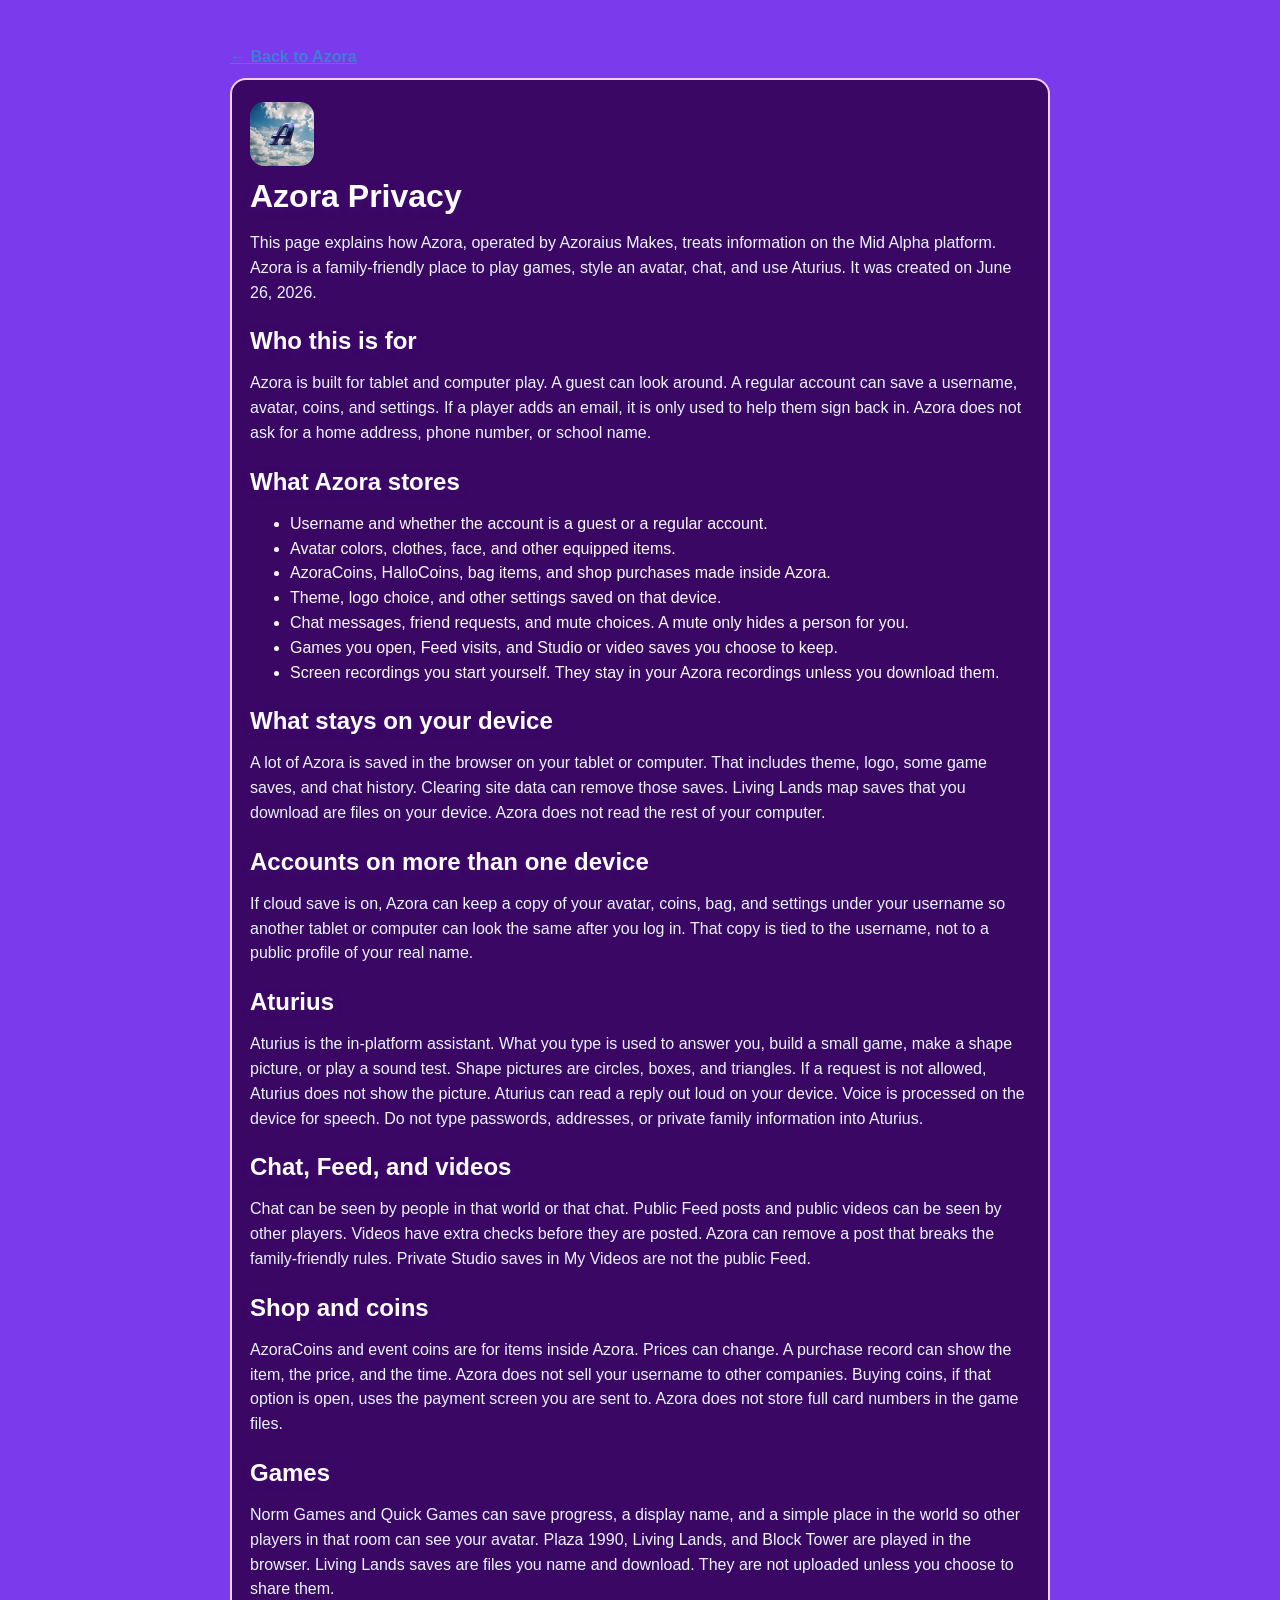
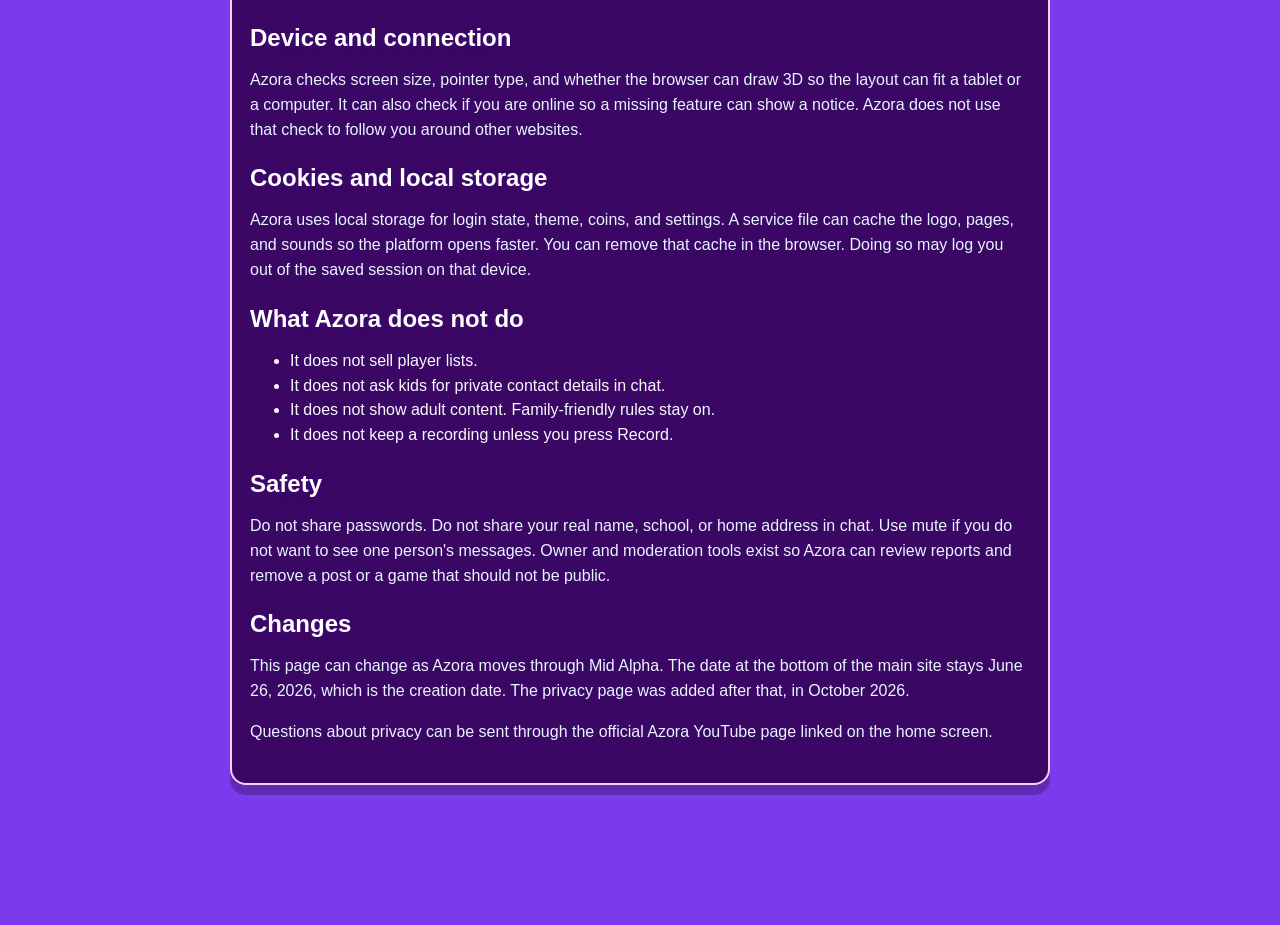
<file: privacy.html>
<!DOCTYPE html>
<html lang="en">
<head>
    <meta charset="UTF-8">
    <meta name="viewport" content="width=device-width, initial-scale=1.0">
    <title>Azora Privacy</title>
    <link rel="stylesheet" href="style.css?v=73.18">
    <style>
        body { margin: 0; background: linear-gradient(180deg, #c4b5fd, #5b21b6 40%, #2e1065); color: #fff; font-family: "Segoe UI", Arial, sans-serif; }
        .privacy-wrap { max-width: 820px; margin: 0 auto; padding: 28px 18px 60px; }
        .privacy-card { background: #3b0764; border: 2px solid #f5d0fe; border-radius: 16px; padding: 22px 18px; box-shadow: 0 10px 0 rgba(0,0,0,0.25); }
        h1 { margin: 8px 0 6px; }
        h2 { margin: 22px 0 8px; color: #f5d0fe; }
        p, li { line-height: 1.55; color: #f8fafc; }
        a { color: #fde68a; }
        .back { display: inline-block; margin-bottom: 12px; color: #fff; font-weight: 700; }
    </style>
</head>
<body>
    <div class="privacy-wrap">
        <a class="back" href="index.html">← Back to Azora</a>
        <div class="privacy-card">
            <img src="logo.png" alt="Azora" width="64" height="64">
            <h1>Azora Privacy</h1>
            <p>This page explains how Azora, operated by Azoraius Makes, treats information on the Mid Alpha platform. Azora is a family-friendly place to play games, style an avatar, chat, and use Aturius. It was created on June 26, 2026.</p>

            <h2>Who this is for</h2>
            <p>Azora is built for tablet and computer play. A guest can look around. A regular account can save a username, avatar, coins, and settings. If a player adds an email, it is only used to help them sign back in. Azora does not ask for a home address, phone number, or school name.</p>

            <h2>What Azora stores</h2>
            <ul>
                <li>Username and whether the account is a guest or a regular account.</li>
                <li>Avatar colors, clothes, face, and other equipped items.</li>
                <li>AzoraCoins, HalloCoins, bag items, and shop purchases made inside Azora.</li>
                <li>Theme, logo choice, and other settings saved on that device.</li>
                <li>Chat messages, friend requests, and mute choices. A mute only hides a person for you.</li>
                <li>Games you open, Feed visits, and Studio or video saves you choose to keep.</li>
                <li>Screen recordings you start yourself. They stay in your Azora recordings unless you download them.</li>
            </ul>

            <h2>What stays on your device</h2>
            <p>A lot of Azora is saved in the browser on your tablet or computer. That includes theme, logo, some game saves, and chat history. Clearing site data can remove those saves. Living Lands map saves that you download are files on your device. Azora does not read the rest of your computer.</p>

            <h2>Accounts on more than one device</h2>
            <p>If cloud save is on, Azora can keep a copy of your avatar, coins, bag, and settings under your username so another tablet or computer can look the same after you log in. That copy is tied to the username, not to a public profile of your real name.</p>

            <h2>Aturius</h2>
            <p>Aturius is the in-platform assistant. What you type is used to answer you, build a small game, make a shape picture, or play a sound test. Shape pictures are circles, boxes, and triangles. If a request is not allowed, Aturius does not show the picture. Aturius can read a reply out loud on your device. Voice is processed on the device for speech. Do not type passwords, addresses, or private family information into Aturius.</p>

            <h2>Chat, Feed, and videos</h2>
            <p>Chat can be seen by people in that world or that chat. Public Feed posts and public videos can be seen by other players. Videos have extra checks before they are posted. Azora can remove a post that breaks the family-friendly rules. Private Studio saves in My Videos are not the public Feed.</p>

            <h2>Shop and coins</h2>
            <p>AzoraCoins and event coins are for items inside Azora. Prices can change. A purchase record can show the item, the price, and the time. Azora does not sell your username to other companies. Buying coins, if that option is open, uses the payment screen you are sent to. Azora does not store full card numbers in the game files.</p>

            <h2>Games</h2>
            <p>Norm Games and Quick Games can save progress, a display name, and a simple place in the world so other players in that room can see your avatar. Plaza 1990, Living Lands, and Block Tower are played in the browser. Living Lands saves are files you name and download. They are not uploaded unless you choose to share them.</p>

            <h2>Device and connection</h2>
            <p>Azora checks screen size, pointer type, and whether the browser can draw 3D so the layout can fit a tablet or a computer. It can also check if you are online so a missing feature can show a notice. Azora does not use that check to follow you around other websites.</p>

            <h2>Cookies and local storage</h2>
            <p>Azora uses local storage for login state, theme, coins, and settings. A service file can cache the logo, pages, and sounds so the platform opens faster. You can remove that cache in the browser. Doing so may log you out of the saved session on that device.</p>

            <h2>What Azora does not do</h2>
            <ul>
                <li>It does not sell player lists.</li>
                <li>It does not ask kids for private contact details in chat.</li>
                <li>It does not show adult content. Family-friendly rules stay on.</li>
                <li>It does not keep a recording unless you press Record.</li>
            </ul>

            <h2>Safety</h2>
            <p>Do not share passwords. Do not share your real name, school, or home address in chat. Use mute if you do not want to see one person's messages. Owner and moderation tools exist so Azora can review reports and remove a post or a game that should not be public.</p>

            <h2>Changes</h2>
            <p>This page can change as Azora moves through Mid Alpha. The date at the bottom of the main site stays June 26, 2026, which is the creation date. The privacy page was added after that, in October 2026.</p>
            <p>Questions about privacy can be sent through the official Azora YouTube page linked on the home screen.</p>
        </div>
    </div>
</body>
</html>
</file>
<file: style.css>
@font-face {
    font-family: "Azora Halloween";
    src: url("halloween-font.ttf") format("truetype"),
         url("javelin-obsidian-typeface-regular.ttf") format("truetype");
    font-weight: 400;
    font-style: normal;
    font-display: swap;
}
@font-face {
    font-family: "Javelin Obsidian";
    src: url("javelin-obsidian-typeface-regular.ttf") format("truetype");
    font-weight: 400;
    font-style: normal;
    font-display: swap;
}
@font-face {
    font-family: "Azora Book";
    src: url("BKANT.TTF") format("truetype");
    font-weight: 400;
    font-style: normal;
    font-display: swap;
}
.topbar-title,
.azora-games-title,
.azora-games-sub,
.popup h2,
.market-popup h2,
.norm-game-info h4 {
    font-family: "Azora Book", "Times New Roman", serif;
}

body {
    font-family: "Javelin Obsidian", Arial, sans-serif;
    margin: 0;
    padding: 20px;
    padding-bottom: 80px;
}

h1, h2 {
    text-shadow: 0 2px 4px rgba(0, 0, 0, 0.2);
}

hr {
    border: 1px solid rgba(255, 255, 255, 0.3);
    margin: 20px 0;
}


button {
    background: linear-gradient(180deg, #ffffff 0%, #f3e8ff 100%);
    color: #7c3aed;
    border: none;
    padding: 12px 18px;
    margin: 8px;
    border-radius: 12px;
    cursor: pointer;
    font-weight: bold;
    box-shadow: 0 4px 6px rgba(76, 29, 149, 0.35);
    transition: all 0.2s ease;
}

button:hover {
    background: linear-gradient(180deg, #ffffff 0%, #e9d5ff 100%);
    transform: translateY(-2px);
    box-shadow: 0 6px 12px rgba(76, 29, 149, 0.5);
}

/* Topbar Design */
.topbar-shell {
    position: sticky;
    top: 0;
    z-index: 1000;
    box-shadow: 0 4px 10px rgba(0, 0, 0, 0.15);
}

.topbar {
    padding: 10px 16px;
    border-bottom: 2px solid rgba(255, 255, 255, 0.35);
    display: flex;
    align-items: center;
    justify-content: space-between;
    gap: 12px;
    flex-wrap: nowrap;
    min-height: 64px;
}

.topbar-left {
    display: flex;
    align-items: center;
    gap: 12px;
    flex: 0 0 auto;
}

.topbar-title {
    margin: 0;
    font-size: 1.45rem;
    white-space: nowrap;
}

.topbar-right {
    display: flex;
    align-items: center;
    justify-content: flex-end;
    gap: 8px;
    flex: 1 1 auto;
    flex-wrap: wrap;
    min-width: 0;
}

.topbar h2 { margin: 0; }

.topbar button,
.topbar-menu button {
    padding: 8px 12px;
    margin: 0;
    border-radius: 8px;
    white-space: nowrap;
}

.topbar-guest-btns {
    display: flex;
    align-items: center;
    gap: 8px;
    flex-wrap: wrap;
}

.topbar-menu {
    display: flex;
    align-items: center;
    justify-content: space-between;
    gap: 12px;
    flex-wrap: nowrap;
    padding: 8px 16px 10px;
    border-bottom: 3px solid #ffffff;
    background: inherit;
    min-height: 56px;
}

.topbar-fun-left {
    display: flex;
    align-items: center;
    gap: 8px;
    flex: 1 1 auto;
    min-width: 0;
    overflow: hidden;
}

.topbar-fun-right {
    display: flex;
    align-items: center;
    justify-content: flex-end;
    gap: 8px;
    flex: 0 0 auto;
    flex-wrap: wrap;
}

.fun-chip {
    display: inline-flex;
    align-items: center;
    gap: 8px;
    padding: 6px 12px;
    border-radius: 999px;
    border: 1px solid rgba(255,255,255,0.28);
    background: rgba(0,0,0,0.18);
    color: #fff;
    cursor: pointer;
    text-align: left;
    line-height: 1.15;
    box-shadow: 0 2px 6px rgba(0,0,0,0.15);
    transition: transform 0.12s ease, background 0.12s ease, box-shadow 0.12s ease;
    max-width: 180px;
}
.fun-chip:hover {
    transform: translateY(-1px);
    background: rgba(255,255,255,0.16);
    box-shadow: 0 4px 10px rgba(0,0,0,0.22);
}
.fun-chip-ico {
    font-size: 1.15rem;
    flex-shrink: 0;
}
.fun-chip-text {
    display: flex;
    flex-direction: column;
    min-width: 0;
}
.fun-chip-text strong {
    font-size: 0.78rem;
    font-weight: 800;
    white-space: nowrap;
}
.fun-chip-text small {
    font-size: 0.68rem;
    opacity: 0.9;
    white-space: nowrap;
    overflow: hidden;
    text-overflow: ellipsis;
}
.fun-chip-gift {
    background: linear-gradient(135deg, rgba(251,191,36,0.35), rgba(245,158,11,0.25));
    border-color: rgba(251,191,36,0.55);
}
.fun-chip-gift.claimed {
    background: rgba(0,0,0,0.14);
    border-color: rgba(255,255,255,0.2);
    opacity: 0.75;
    cursor: default;
}
.fun-chip-play {
    background: linear-gradient(135deg, rgba(56,189,248,0.35), rgba(30,96,255,0.28));
    border-color: rgba(125,211,252,0.5);
}
.fun-chip-streak {
    background: linear-gradient(135deg, rgba(248,113,113,0.3), rgba(239,68,68,0.2));
    border-color: rgba(252,165,165,0.45);
    cursor: default;
}
.fun-tip {
    display: inline-flex;
    align-items: center;
    gap: 8px;
    padding: 6px 12px;
    border-radius: 12px;
    background: rgba(255,255,255,0.1);
    border: 1px dashed rgba(255,255,255,0.28);
    color: #fff;
    max-width: min(320px, 36vw);
    min-width: 0;
}
.fun-tip-ico { flex-shrink: 0; }
.fun-tip-text {
    font-size: 0.74rem;
    font-weight: 600;
    line-height: 1.25;
    white-space: nowrap;
    overflow: hidden;
    text-overflow: ellipsis;
}

@media (max-width: 1100px) {
    .fun-tip { display: none; }
}
@media (max-width: 820px) {
    .topbar-menu {
        flex-wrap: wrap;
        justify-content: flex-end;
    }
    .topbar-fun-left {
        order: 2;
        width: 100%;
        justify-content: flex-start;
        overflow-x: auto;
        padding-bottom: 2px;
    }
    .topbar-fun-right {
        order: 1;
        width: 100%;
        justify-content: flex-end;
    }
    .fun-chip-streak { display: none; }
}

.logo {
    width: 48px;
    height: 48px;
    min-width: 48px;
    min-height: 48px;
    border-radius: 12px;
    cursor: pointer;
    display: block;
    object-fit: cover;
    background: transparent;
    box-shadow: 0 2px 8px rgba(0,0,0,0.25);
}

.coins-menu-btn {
    background: rgba(0, 0, 0, 0.22) !important;
    border: 1px solid rgba(255, 255, 255, 0.28) !important;
    color: inherit !important;
    border-radius: 999px !important;
    padding: 6px 12px !important;
    font-weight: 700 !important;
    font-size: 0.88rem !important;
}

@media (max-width: 900px) {
    .topbar { flex-wrap: wrap; padding: 8px 12px; }
    .topbar-title { font-size: 1.2rem; }
    .logo { width: 40px; height: 40px; }
}

/* Page Layout adjustments to frame the sidebar next to contents */
.main-content-layout {
    margin-left: 290px; /* Aligns side-by-side with 3D Avatar sidebar */
    margin-top: 20px;
}

.menu {
    margin-top: 20px;
    display: flex;
    gap: 10px;
    flex-wrap: wrap;
}

.news-card {
    padding: 15px;
    border-radius: 18px;
    margin-top: 15px;
    backdrop-filter: blur(10px);
    box-shadow: 0 4px 15px rgba(0, 0, 0, 0.1);
}

/* Bottom Footer */
footer {

    width:100%;
    position:relative;
    margin-top:50px;
    text-align:center;
    font-size:12px;
    padding:8px 0;
    border-top:1px solid rgba(255,255,255,0.2);
    z-index:1;

}

/* Dropdown styling */
.dropdown {
    position: relative;
    display: inline-block;
}

.dropbtn {
    background: linear-gradient(180deg, #ffffff 0%, #e6e6e6 100%);
    color: #7c3aed;
    box-shadow: 0 4px 6px rgba(0, 0, 0, 0.4);
}

.dropdown-content {
    display: none;
    position: absolute;
    background: #7c3aed;
    min-width: 180px;
    border-radius: 10px;
    border: 2px solid #ffffff;
    overflow: hidden;
    z-index: 999;
}

.dropdown-content a {
    display: block;
    color: #ffffff;
    text-decoration: none;
    padding: 12px;
    font-weight: bold;
}

.dropdown-content a:hover {
    background: #00ebd4;
    color: #7c3aed;
}

.dropdown:hover .dropdown-content {
    display: block;
}

/* Translucent Banner styling */
.community-banner {
    width: 100%;
    height: 60px;
    display: flex;
    align-items: center;
    justify-content: center;
    font-size: 16px;
    font-weight: bold;
    backdrop-filter: blur(10px);
}

.server-message {
    display: none;
    background: #ffffff;
    color: #7c3aed;
    text-align: center;
    padding: 18px;
    font-size: 16px;
    border-bottom: 3px solid #00ebd4;
    font-weight: bold;
}

/* Falling Text Engine Containers */
#falling-text-container {
    display: none; /* retired — lag in games */
    position: fixed;
    top: 0;
    left: 0;
    width: 100vw;
    height: 100vh;
    pointer-events: none;
    overflow: hidden;
    z-index: 9999;
}

.falling-word {
    position: absolute;
    color: #ffffff;
    font-family: sans-serif;
    font-weight: bold;
    font-size: 24px;
    white-space: nowrap;
    user-select: none;
    opacity: 0.9;
    transform: rotate(0deg);
    transition: transform 0.1s linear;
    text-shadow: 0 2px 4px rgba(0, 0, 0, 0.2);
}

/* Overlay and Popup modals */
.overlay {
    position: fixed;
    top: 0;
    left: 0;
    width: 100%;
    height: 100%;
    background: rgba(30, 96, 255, 0.4);
    display: none;
    justify-content: center;
    align-items: center;
    z-index: 10000;
    backdrop-filter: blur(8px);
    padding: 10px;
    box-sizing: border-box;
    overflow-y: auto;
    -webkit-overflow-scrolling: touch;
    align-content: center;
}

.popup {
    width: min(360px, calc(100vw - 24px));
    max-width: calc(100vw - 24px);
    max-height: min(88vh, 640px);
    background: rgba(255, 255, 255, 0.95);
    border: 3px solid #7c3aed;
    border-radius: 16px;
    padding: 16px 14px;
    text-align: center;
    box-shadow: 0 10px 30px rgba(0, 0, 0, 0.2);
    overflow-x: hidden;
    overflow-y: auto;
    -webkit-overflow-scrolling: touch;
    box-sizing: border-box;
}

.popup h2, .popup p, .popup label {
    color: #7c3aed !important;
}

.popupLogo {
    width: 64px;
    height: 64px;
    border-radius: 50%;
    margin-bottom: 8px;
    object-fit: cover;
}

.popup input {
    width: 100%;
    padding: 10px 12px;
    margin-top: 8px;
    border: 2px solid #7c3aed;
    background-color: #ffffff;
    color: #7c3aed;
    border-radius: 10px;
    box-sizing: border-box;
    font-size: 14px;
}

.popup button {
    width: 100%;
    margin-top: 10px;
    padding: 10px 14px;
    background: linear-gradient(180deg, #ffffff 0%, #e6e6e6 100%);
    color: #7c3aed;
    box-shadow: 0 4px 6px rgba(0, 0, 0, 0.4);
    box-sizing: border-box;
}

.checkbox {
    display: block;
    text-align: left;
    margin-top: 15px;
    font-size: 14px;
}

.checkbox input {
    width: auto;
    margin-right: 8px;
}

#switchMode {
    color: #00aaff;
    font-weight: bold;
    text-decoration: none;
}

/* Developer Setting Cards */
.developer-setting-card {
    border-radius: 15px;
    padding: 20px;
    display: flex;
    align-items: center;
    justify-content: space-between;
    box-shadow: 0 4px 15px rgba(0, 0, 0, 0.15);
    max-width: 500px;
    margin: 20px 0;
    backdrop-filter: blur(10px);
}

.setting-info h3 {
    margin: 0;
}

.setting-info p {
    margin: 5px 0 0 0;
    font-size: 13px;
}

/* Toggle Switches */
.switch {
    position: relative;
    display: inline-block;
    width: 60px;
    height: 34px;
}

.switch input {
    opacity: 0;
    width: 0;
    height: 0;
}

.slider {
    position: absolute;
    cursor: pointer;
    top: 0; left: 0; right: 0; bottom: 0;
    background: #e6e6e6;
    transition: .4s;
    border-radius: 34px;
    box-shadow: inset 0 2px 4px rgba(0, 0, 0, 0.3);
}

.slider:before {
    position: absolute;
    content: "";
    height: 26px;
    width: 26px;
    left: 4px;
    bottom: 4px;
    background: linear-gradient(180deg, #ffffff 0%, #dcdcdc 100%);
    box-shadow: 0 2px 4px rgba(0, 0, 0, 0.5);
    transition: .4s;
    border-radius: 50%;
}

input:checked + .slider {
    background: #00ebd4;
}

input:checked + .slider:before {
    transform: translateX(26px);
    background: #ffffff;
}

/* Terms of Service Custom Popup styles */
.tos-popup {
    max-width: 480px;
}

.tos-content {
    max-height: min(32vh, 180px);
    overflow-y: auto;
    text-align: left;
    background: rgba(30, 96, 255, 0.05);
    border: 2px solid #7c3aed;
    padding: 15px;
    border-radius: 12px;
    margin-bottom: 15px;
    font-size: 14px;
}

.tos-content h3 {
    color: #7c3aed;
    font-size: 15px;
    margin-top: 15px;
    margin-bottom: 5px;
}

.tos-content p {
    color: #333333 !important;
    line-height: 1.4;
    margin-top: 0;
}

.tos-content::-webkit-scrollbar {
    width: 8px;
}

.tos-content::-webkit-scrollbar-track {
    background: #f1f1f1;
    border-radius: 10px;
}

.tos-content::-webkit-scrollbar-thumb {
    background: #00ebd4;
    border-radius: 10px;
}

/* 3D Avatar Sidebar Container styling */
.avatar-customizer-container {
    position: absolute;
    top: 280px;
    left: 20px;
    display: flex;
    flex-direction: column;
    gap: 12px;
    border-radius: 20px;
    padding: 15px;
    width: 230px;
    backdrop-filter: blur(10px);
    box-shadow: 0 4px 15px rgba(0, 0, 0, 0.25);
    z-index: 10;
}

#avatar3d-canvas {
    width: 100%;
    height: 240px;
    background: rgba(0, 0, 0, 0.2);
    border-radius: 12px;
    border: 2px solid #ffffff;
    overflow: hidden;
}

.customizer-controls h3 {
    margin: 0 0 8px 0;
    font-size: 18px;
    text-align: center;
}

.customizer-controls label {
    font-size: 12px;
    font-weight: bold;
    margin-top: 5px;
}

.customizer-controls input[type="color"] {
    width: 100%;
    height: 30px;
    border: none;
    border-radius: 6px;
    cursor: pointer;
    margin-top: 2px;
    background: none;
}

.customizer-controls button {
    margin: 12px 0 0 0;
    padding: 10px;
    font-size: 14px;
    width: 100%;
}

/* Responsive Mobile Rules */
@media (max-width: 1000px) {
    .main-content-layout {
        margin-left: 0 !important;
    }
    
    .avatar-customizer-container {
        position: relative;
        top: 0;
        left: 0;
        width: 100%;
        max-width: 320px;
        margin: 20px auto;
    }
    
    .topbar {
        flex-wrap: wrap;
        text-align: left;
    }
    .topbar button,
    .topbar-menu button {
        width: auto;
        max-width: none;
    }
}
/* Search and Settings Modals Styling */
.search-tabs {
    display: flex;
    justify-content: center;
    gap: 10px;
    margin-bottom: 15px;
}

.tab-btn {
    background: #e6e6e6;
    color: #7c3aed;
    border: none;
    padding: 8px 16px;
    border-radius: 8px;
    cursor: pointer;
    font-weight: bold;
    box-shadow: none;
    margin: 0;
}

.tab-btn.active {
    background: #7c3aed;
    color: #ffffff;
}

.search-results {
    max-height: 200px;
    overflow-y: auto;
    margin: 15px 0;
    text-align: left;
    border: 1px solid rgba(30, 96, 255, 0.2);
    border-radius: 8px;
    background: #fff;
    padding: 5px;
}

.search-result-item {
    padding: 10px;
    border-bottom: 1px solid #f0f0f0;
    color: #333;
    display: flex;
    justify-content: space-between;
    align-items: center;
}

.search-result-item:last-child {
    border-bottom: none;
}

.search-action-btn {
    color: #7c3aed;
    text-decoration: none;
    font-weight: bold;
    font-size: 13px;
    background: #f0f7ff;
    padding: 5px 10px;
    border-radius: 6px;
}

.search-action-btn:hover {
    background: #7c3aed;
    color: #fff;
}

.creator-by {
    font-size: 11px;
    color: #777;
    margin-left: 5px;
}

.no-results {
    padding: 15px;
    text-align: center;
    color: #ff3b30;
    font-weight: bold;
}
/* Intro Overlay Styles */
.intro-splash {
    position: fixed;
    top: 0;
    left: 0;
    width: 100vw;
    height: 100vh;
    background: radial-gradient(circle, #00ebd4 0%, #00aaff 50%, #1e60ff 100%);
    z-index: 100000;
    display: flex;
    justify-content: center;
    align-items: center;
    overflow: hidden;
}

.intro-content {
    text-align: center;
    display: flex;
    flex-direction: column;
    align-items: center;
}

.slide-text {
    margin: 5px 0;
    white-space: nowrap;
    text-shadow: 0 4px 12px rgba(0, 0, 0, 0.4);
    font-family: Arial, Helvetica, sans-serif;
    transition: font-family 0.05s linear;
}
.slide-text.welcome-new-font {
    font-family: "Javelin Obsidian", "Azora Halloween", Arial, sans-serif;
}

/* Welcome text ~3 seconds on screen total */
.text-welcome {
    font-size: 2.8rem;
    color: #ffffff;
    opacity: 0;
    text-shadow: 0 4px 12px rgba(0, 0, 0, 0.4);
    animation: slideWelcome 3s cubic-bezier(0.25, 1, 0.5, 1) forwards;
}

.text-azora {
    font-size: 5.2rem;
    color: #7c3aed;
    text-shadow: 0 0 20px rgba(30, 96, 255, 0.8), 0 4px 10px rgba(0, 0, 0, 0.5);
    opacity: 0;
    animation: slideAzora 2.85s cubic-bezier(0.25, 1, 0.5, 1) 0.15s forwards;
}

@keyframes slideWelcome {
    0% { transform: translateX(-150vw); opacity: 0; }
    18% { transform: translateX(0); opacity: 1; }
    72% { transform: translateX(0); opacity: 1; }
    100% { transform: translateX(150vw); opacity: 0; }
}

@keyframes slideAzora {
    0% { transform: translateX(150vw); opacity: 0; }
    20% { transform: translateX(0); opacity: 1; }
    70% { transform: translateX(0); opacity: 1; }
    100% { transform: translateX(-150vw); opacity: 0; }
}

/* Smooth fade out overlay when done */
.intro-splash {
    opacity: 1;
    transition: opacity 0.6s ease;
}
.intro-splash.fade-out,
.intro-splash.gone {
    opacity: 0 !important;
    transition: opacity 0.35s ease !important;
    pointer-events: none !important;
}
.intro-splash.gone {
    display: none !important;
    visibility: hidden !important;
}

/* === THEME SYSTEM — logo colors (purple → blue) === */
:root {
    --bg-1: #7ec8f0;
    --bg-2: #4aa3e0;
    --bg-3: #1a3a8c;
    --text-1: #ffffff;
    --text-2: #e8f4ff;
    --accent: #1a3a8c;
    --accent-2: #3d7fd4;
    --card-bg: rgba(255, 255, 255, 0.82);
    --card-border: rgba(26, 58, 140, 0.35);
    --topbar: #1a3a8c;
    --topbar-grad: linear-gradient(180deg, #7ec8f0 0%, #4aa3e0 42%, #1a3a8c 100%);
    --popup-bg: rgba(255, 255, 255, 0.97);
    --footer: #12306e;
    --banner: rgba(255, 255, 255, 0.55);
}

html[data-theme="dark"] {
    --bg-1: #2e1065;
    --bg-2: #1e1b4b;
    --bg-3: #0f172a;
    --text-1: #f3e8ff;
    --text-2: #e9d5ff;
    --accent: #c084fc;
    --accent-2: #60a5fa;
    --card-bg: rgba(30, 27, 75, 0.88);
    --card-border: #6b21a8;
    --topbar: #4c1d95;
    --topbar-grad: linear-gradient(90deg, #6b21a8 0%, #4c1d95 50%, #1e3a8a 100%);
    --popup-bg: rgba(30, 27, 75, 0.98);
    --footer: #1e1b4b;
    --banner: rgba(192, 132, 252, 0.18);
}

body {
    /* Solid color only — edge wipe layers paint the animated background */
    background: linear-gradient(180deg, #7ec8f0 0%, #4aa3e0 48%, #d7ecfb 100%) !important;
    color: var(--text-1) !important;
    font-family: "Javelin Obsidian", Arial, sans-serif;
}

h1, h2, .topbar h2, .customizer-controls h3, .setting-info h3 {
    color: var(--text-1) !important;
}

p, .setting-info p, .customizer-controls label {
    color: var(--text-2) !important;
}

.topbar {
    background: var(--topbar-grad, var(--topbar)) !important;
}

.community-banner {
    background: var(--banner) !important;
    border-bottom: 3px solid var(--card-border) !important;
    color: var(--text-1) !important;
}

.news-card, .developer-setting-card, .avatar-customizer-container {
    background: var(--card-bg) !important;
    border: 2px solid var(--card-border) !important;
}

footer {
    background: var(--footer) !important;
    color: var(--text-1) !important;
}

.popup {
    background: var(--popup-bg) !important;
    border-color: var(--accent) !important;
}

.popup h2, .popup p, .popup label, .checkbox {
    color: var(--accent) !important;
}

.falling-word { color: var(--text-1) !important; }

html[data-theme="dark"] .search-results,
html[data-theme="dark"] .tos-content {
    background: #1e2937 !important;
    color: #e2e8f0 !important;
}

/* === AzaFn-1.0 === */
.azafn-overlay {
    position: fixed; top: 0; left: 0; width: 100%; height: 100%;
    background: var(--topbar-grad, var(--topbar, #7c3aed)); z-index: 20000;
    display: none; flex-direction: column; overflow: hidden;
}
html[data-theme="dark"] .azafn-overlay { background: linear-gradient(160deg, #2e1065, #1e1b4b, #0f172a); }

.azafn-header {
    display: flex; align-items: center; justify-content: space-between;
    padding: 12px 20px; background: rgba(0,0,0,0.25);
    border-bottom: 2px solid rgba(255,255,255,0.3); flex-shrink: 0;
}
.azafn-header h2 {
    margin: 0; font-size: 1.3rem; display: flex; align-items: center; gap: 10px;
}
.azafn-header img { width: 36px; height: 36px; border-radius: 10px; object-fit: cover; }
.azafn-tabs { display: flex; gap: 8px; }
.azafn-tab {
    background: rgba(255,255,255,0.2); color: #fff;
    border: 2px solid rgba(255,255,255,0.4); padding: 8px 16px;
    border-radius: 10px; cursor: pointer; font-weight: bold; margin: 0;
}
.azafn-tab.active { background: #fff; color: #7c3aed; }
html[data-theme="dark"] .azafn-tab.active { background: #c084fc; color: #1e1b4b; }

.azafn-body { flex: 1; display: flex; overflow: hidden; min-height: 0; }
.azafn-chat-panel { flex: 1; display: flex; flex-direction: column; min-width: 0; }
.azafn-chat-panel.hidden { display: none; }
.azafn-messages {
    flex: 1; overflow-y: auto; padding: 20px;
    display: flex; flex-direction: column; gap: 16px;
}
.azafn-msg {
    max-width: 85%; padding: 14px 18px; border-radius: 16px;
    line-height: 1.5; font-size: 15px;
}
.azafn-msg.user {
    align-self: flex-end; background: rgba(255,255,255,0.95);
    color: #7c3aed; border-bottom-right-radius: 4px;
}
html[data-theme="dark"] .azafn-msg.user { background: #1e2937; color: #e2e8f0; }
.azafn-msg.ai {
    align-self: flex-start; background: rgba(0,0,0,0.3); color: #fff;
    border-bottom-left-radius: 4px; border: 1px solid rgba(255,255,255,0.2);
}
.azafn-msg-label { font-size: 11px; font-weight: bold; opacity: 0.7; margin-bottom: 4px; }

.azafn-build-btn {
    display: inline-flex; align-items: center; gap: 8px; margin-top: 12px;
    background: linear-gradient(180deg, #3b82f6 0%, #1e60ff 100%);
    color: #ffffff !important; border: 2px solid #ffffff;
    padding: 10px 20px; border-radius: 12px; font-weight: bold; font-size: 15px;
    cursor: pointer; box-shadow: 0 4px 12px rgba(0,0,0,0.3);
}
.azafn-build-btn:hover { transform: translateY(-2px); box-shadow: 0 6px 16px rgba(0,0,0,0.4); }
.azafn-build-btn img { width: 24px; height: 24px; border-radius: 7px; object-fit: cover; }

.azafn-input-row {
    display: flex; gap: 10px; padding: 14px 20px;
    background: rgba(0,0,0,0.25); border-top: 2px solid rgba(255,255,255,0.2); flex-shrink: 0;
}
.azafn-input-row input {
    flex: 1; padding: 12px 16px; border-radius: 12px;
    border: 2px solid rgba(255,255,255,0.4); background: rgba(255,255,255,0.95);
    color: #7c3aed; font-size: 15px;
}
html[data-theme="dark"] .azafn-input-row input {
    background: #1e2937; color: #e2e8f0; border-color: #475569;
}
.azafn-input-row button { margin: 0; padding: 12px 20px; background: #fff; color: #7c3aed; }

.azafn-feed-panel {
    flex: 1; overflow-y: auto; padding: 20px; display: none;
    flex-direction: column; gap: 20px; align-items: center;
}
.azafn-feed-panel.active { display: flex; }

.game-card {
    width: 100%; max-width: 520px; background: rgba(255,255,255,0.15);
    border: 2px solid rgba(255,255,255,0.4); border-radius: 18px; padding: 18px;
    backdrop-filter: blur(10px); box-shadow: 0 4px 20px rgba(0,0,0,0.2);
}
html[data-theme="dark"] .game-card { background: rgba(15,23,42,0.9); border-color: #475569; }
.game-card-header { display: flex; align-items: center; gap: 10px; margin-bottom: 10px; }
.game-card-avatar {
    width: 40px; height: 40px; border-radius: 50%; background: #7c3aed;
    display: flex; align-items: center; justify-content: center;
    font-weight: bold; color: #fff; font-size: 16px;
}
.game-card-meta { flex: 1; }
.game-card-meta strong { display: block; color: #fff; font-size: 15px; }
.game-card-meta span { font-size: 12px; opacity: 0.75; color: #fff; }
.game-card-title { font-size: 1.25rem; font-weight: bold; color: #fff; margin: 8px 0 4px; }
.game-card-desc { color: rgba(255,255,255,0.9); font-size: 14px; line-height: 1.4; margin-bottom: 8px; }
.game-card-dims {
    display: inline-block; background: rgba(0,235,212,0.3); border: 1px solid #00ebd4;
    color: #fff; padding: 3px 10px; border-radius: 20px; font-size: 12px; font-weight: bold; margin-bottom: 12px;
}
.game-card-actions {
    display: flex; gap: 8px; flex-wrap: wrap; margin-top: 10px;
    border-top: 1px solid rgba(255,255,255,0.2); padding-top: 12px;
}
.game-action-btn {
    background: rgba(255,255,255,0.15); color: #fff !important;
    border: 1px solid rgba(255,255,255,0.35); padding: 8px 14px;
    border-radius: 10px; cursor: pointer; font-size: 13px; font-weight: bold; margin: 0;
}
.game-action-btn:hover { background: rgba(255,255,255,0.3); }
.game-action-btn.liked { background: #ff3b30; border-color: #ff3b30; }
.game-action-btn.saved { background: #f59e0b; border-color: #f59e0b; }
.game-comments { margin-top: 12px; max-height: 120px; overflow-y: auto; display: none; }
.game-comments.open { display: block; }
.game-comment {
    background: rgba(0,0,0,0.2); padding: 8px 12px; border-radius: 8px;
    margin-bottom: 6px; font-size: 13px; color: #fff;
}
.game-comment strong { color: #00ebd4; }
.comment-input-row { display: flex; gap: 6px; margin-top: 8px; }
.comment-input-row input {
    flex: 1; padding: 8px; border-radius: 8px; border: 1px solid rgba(255,255,255,0.3);
    background: rgba(255,255,255,0.9); color: #333; font-size: 13px;
}
.comment-input-row button { margin: 0; padding: 8px 12px; font-size: 12px; }
.game-edit-area { display: none; margin-top: 12px; }
.game-edit-area.open { display: block; }
.game-edit-area textarea {
    width: 100%; min-height: 80px; padding: 10px; border-radius: 10px;
    border: 2px solid #7c3aed; font-size: 14px; box-sizing: border-box; resize: vertical;
}
.empty-feed { text-align: center; color: rgba(255,255,255,0.7); padding: 60px 20px; font-size: 16px; }


/* === Profile & Chat === */
.profile-popup #profileActions button {
    width: 100%;
    margin: 0;
}

.chat-layout {
    flex: 1;
    display: flex;
    min-height: 0;
    overflow: hidden;
}

.chat-sidebar {
    width: 240px;
    background: rgba(0,0,0,0.3);
    border-right: 2px solid rgba(255,255,255,0.2);
    padding: 15px;
    overflow-y: auto;
    flex-shrink: 0;
}

.friend-item {
    display: flex;
    align-items: center;
    gap: 10px;
    padding: 10px;
    border-radius: 10px;
    cursor: pointer;
    color: #fff;
    margin-bottom: 6px;
    background: rgba(255,255,255,0.08);
    transition: background 0.15s;
}

.friend-item:hover, .friend-item.active {
    background: rgba(255,255,255,0.22);
}

.friend-avatar {
    width: 36px; height: 36px;
    border-radius: 50%;
    background: #7c3aed;
    display: flex; align-items: center; justify-content: center;
    font-weight: bold; color: #fff; flex-shrink: 0;
}

.chat-main {
    flex: 1;
    display: flex;
    flex-direction: column;
    min-width: 0;
}

.chat-with {
    padding: 12px 16px;
    background: rgba(0,0,0,0.25);
    border-bottom: 1px solid rgba(255,255,255,0.2);
    color: #fff;
    font-weight: bold;
    flex-shrink: 0;
}

.chat-messages {
    flex: 1;
    overflow-y: auto;
    padding: 16px;
    display: flex;
    flex-direction: column;
    gap: 10px;
}

.chat-bubble {
    white-space: pre-wrap;
    max-width: 75%;
    padding: 10px 14px;
    border-radius: 14px;
    font-size: 14px;
    line-height: 1.4;
    word-wrap: break-word;
}

.chat-bubble.mine {
    align-self: flex-end;
    background: rgba(255,255,255,0.95);
    color: #7c3aed;
    border-bottom-right-radius: 4px;
}

html[data-theme="dark"] .chat-bubble.mine {
    background: #1e2937;
    color: #e2e8f0;
}

.chat-bubble.theirs {
    align-self: flex-start;
    background: rgba(0,0,0,0.35);
    color: #fff;
    border-bottom-left-radius: 4px;
    border: 1px solid rgba(255,255,255,0.15);
}

.chat-input-row {
    display: flex;
    gap: 10px;
    padding: 12px 16px;
    background: rgba(0,0,0,0.25);
    border-top: 2px solid rgba(255,255,255,0.2);
    flex-shrink: 0;
}

.chat-input-row input {
    flex: 1;
    padding: 12px 16px;
    border-radius: 12px;
    border: 2px solid rgba(255,255,255,0.4);
    background: rgba(255,255,255,0.95);
    color: #7c3aed;
    font-size: 15px;
}

html[data-theme="dark"] .chat-input-row input {
    background: #1e2937;
    color: #e2e8f0;
    border-color: #475569;
}

.chat-input-row button {
    margin: 0;
    padding: 12px 20px;
    background: #fff;
    color: #7c3aed;
}

@media (max-width: 700px) {
    .chat-sidebar { width: 140px; padding: 10px; }
}


/* === Azora — Bio, Live Online/Offline, Notifications === */
.profile-status {
    display: flex;
    align-items: center;
    justify-content: center;
    gap: 6px;
    font-size: 14px;
    font-weight: bold;
    margin: 4px 0 8px;
    color: #333;
}

.status-dot {
    width: 10px;
    height: 10px;
    border-radius: 50%;
    display: inline-block;
}

.status-dot.online { background: #22c55e; box-shadow: 0 0 6px #22c55e; }
.status-dot.offline { background: #9ca3af; }

/* Bottom of profile: last online + joined (join date never changes) */
.profile-meta-footer {
    margin-top: 16px;
    padding-top: 12px;
    border-top: 1px solid rgba(0, 0, 0, 0.08);
    text-align: left;
    font-size: 12px;
    color: #666;
    width: 100%;
}
.profile-meta-row {
    display: flex;
    justify-content: space-between;
    gap: 10px;
    margin: 4px 0;
    line-height: 1.35;
}
.profile-meta-label {
    color: #888;
    font-weight: 600;
}
.profile-meta-row span:last-child {
    color: #333;
    font-weight: 500;
    text-align: right;
}

/* Friend list live online indicators */
.friend-avatar {
    position: relative;
}
.friend-online-dot {
    position: absolute;
    right: -2px;
    bottom: -2px;
    width: 10px;
    height: 10px;
    border-radius: 50%;
    border: 2px solid #fff;
    box-sizing: border-box;
}
.friend-online-dot.on {
    background: #22c55e;
    box-shadow: 0 0 6px #22c55e;
}
.friend-online-dot.off {
    background: #9ca3af;
}
.friend-online-tag {
    font-style: normal;
    font-size: 11px;
    font-weight: 700;
    color: #16a34a;
    margin-left: 4px;
}

.profile-bio {
    color: #555 !important;
    font-size: 14px;
    line-height: 1.4;
    margin: 0 0 10px;
    font-style: italic;
    max-width: 100%;
    word-wrap: break-word;
}

.notif-bell-btn {
    position: relative;
    padding: 8px 12px !important;
}

.notif-badge {
    position: absolute;
    top: -4px;
    right: -4px;
    background: #ef4444;
    color: #fff !important;
    font-size: 11px;
    font-weight: bold;
    min-width: 18px;
    height: 18px;
    border-radius: 9px;
    display: flex;
    align-items: center;
    justify-content: center;
    padding: 0 4px;
    line-height: 1;
}

.notif-list {
    max-height: 320px;
    overflow-y: auto;
}

.notif-item {
    padding: 12px;
    border-bottom: 1px solid #eee;
    font-size: 14px;
    color: #333;
    cursor: pointer;
    border-radius: 8px;
    margin-bottom: 4px;
}

.notif-item:hover { background: #f0f7ff; }
.notif-item.unread { background: #eff6ff; font-weight: 600; }
.notif-item .notif-time {
    display: block;
    font-size: 11px;
    color: #999;
    font-weight: normal;
    margin-top: 4px;
}

.notif-empty {
    text-align: center;
    color: #999;
    padding: 30px 10px;
    font-size: 14px;
}


/* Guest mode UI */
.guest-divider {
    margin: 14px 0 8px;
    color: #888;
    font-size: 13px;
    font-weight: bold;
    position: relative;
}
/* Modal only — full width */
#guestContinueBtn,
.popup .guest-main-btn {
    width: 100% !important;
    margin-top: 6px !important;
    background: linear-gradient(180deg, #64748b 0%, #475569 100%) !important;
    color: #ffffff !important;
    border: 2px solid #94a3b8 !important;
    box-shadow: 0 4px 10px rgba(0,0,0,0.25) !important;
}
#guestContinueBtn:hover,
.popup .guest-main-btn:hover {
    background: linear-gradient(180deg, #78869a 0%, #556379 100%) !important;
}

/* Topbar account buttons — JS controls show/hide (no !important on display) */
.topbar {
    flex-wrap: wrap;
    gap: 10px;
    overflow: visible;
}
#guestButtons {
    align-items: center;
    gap: 8px;
    flex-wrap: wrap;
    flex-shrink: 0;
}
#topbarGuestBtn {
    width: auto !important;
    max-width: none !important;
    white-space: nowrap !important;
    padding: 8px 14px !important;
    background: linear-gradient(180deg, #64748b 0%, #475569 100%) !important;
    color: #ffffff !important;
    border: 2px solid #94a3b8 !important;
    box-shadow: 0 4px 6px rgba(0,0,0,0.35) !important;
    visibility: visible !important;
    opacity: 1 !important;
}
#topbarGuestBtn:hover {
    background: linear-gradient(180deg, #78869a 0%, #556379 100%) !important;
}


.guest-hint {
    margin-top: 8px !important;
    font-size: 12px !important;
    color: #666 !important;
    line-height: 1.4;
}
.avatar-locked input[type="color"] {
    pointer-events: none;
    opacity: 0.45;
    filter: grayscale(0.4);
}


/* Public User ID */
.profile-user-id {
    text-align: center;
    margin: 2px 0 8px;
    word-break: break-all;
}
/* Normal accounts: smaller, under username */
.profile-user-id.normal {
    font-size: 13px;
    font-weight: 600;
    color: #7c3aed;
    opacity: 0.85;
    font-family: 'Courier New', monospace;
}
/* Guests: same size as username (h2-like) */
.profile-user-id.guest {
    font-size: 1.5rem;
    font-weight: bold;
    color: #7c3aed;
    font-family: 'Courier New', monospace;
    margin-top: 0;
}
html[data-theme="dark"] .profile-user-id.normal,
html[data-theme="dark"] .profile-user-id.guest {
    color: #60a5fa;
}


.account-error {
    display: none;
    margin: 12px 0 0;
    padding: 10px 12px;
    background: #fef2f2;
    border: 2px solid #ef4444;
    border-radius: 10px;
    color: #dc2626 !important;
    font-weight: bold;
    font-size: 14px;
    text-align: center;
    line-height: 1.35;
}


/* Settings categories */
.settings-tabs {
    display: flex;
    gap: 8px;
    margin: 12px 0 16px;
}
.settings-tab {
    flex: 1;
    margin: 0 !important;
    width: auto !important;
    padding: 10px 8px !important;
    font-size: 13px !important;
    background: #e8eefc !important;
    color: #7c3aed !important;
    border: 2px solid transparent !important;
    box-shadow: none !important;
}
.settings-tab.active {
    background: #7c3aed !important;
    color: #ffffff !important;
    border-color: #7c3aed !important;
}
.settings-panel { margin-top: 4px; }
.settings-section { margin-bottom: 16px; }
.azora-stage-card {
    margin-top: 8px;
    padding: 12px 14px;
    border-radius: 14px;
    background: linear-gradient(135deg, rgba(30,96,255,0.12), rgba(124,58,237,0.10));
    border: 1px solid rgba(30,96,255,0.22);
}
.azora-stage-pill {
    display: inline-block;
    font-size: 11px;
    font-weight: 800;
    letter-spacing: 0.04em;
    text-transform: uppercase;
    color: #fff;
    background: #1e60ff;
    border-radius: 999px;
    padding: 3px 9px;
}
.azora-stage-title {
    margin: 8px 0 4px;
    font-weight: 800;
    color: #1e3a8a;
    font-size: 15px;
}
.azora-stage-copy, .azora-stage-meta {
    margin: 0;
    font-size: 12px;
    line-height: 1.45;
    color: #445;
}
.azora-stage-meta { margin-top: 6px; opacity: 0.75; }
.azora-whats-new-list {
    margin: 8px 0 0;
    padding-left: 18px;
    font-size: 13px;
    line-height: 1.45;
    color: #334;
}
.aturius-howdoi {
    display: flex;
    flex-wrap: wrap;
    gap: 6px;
    align-items: center;
    padding: 0 8px 8px;
    font-size: 12px;
}
.aturius-howdoi span { opacity: 0.7; font-weight: 700; }
.aturius-howdoi button {
    border: 1px solid rgba(30,96,255,0.25);
    background: #fff;
    border-radius: 999px;
    padding: 4px 8px;
    cursor: pointer;
    font-size: 12px;
}
.settings-label {
    display: block;
    color: #7c3aed !important;
    font-weight: bold;
    font-size: 14px;
    margin-bottom: 6px;
}
.settings-input {
    width: 100%;
    padding: 10px 12px;
    border-radius: 8px;
    border: 2px solid #7c3aed;
    font-size: 15px;
    box-sizing: border-box;
    margin-top: 6px;
    color: #7c3aed;
    background: #fff;
}
.settings-hint {
    display: block;
    color: #666 !important;
    font-size: 12px;
    margin-top: 5px;
}
.security-success {
    padding: 10px 12px;
    background: #ecfdf5;
    border: 2px solid #10b981;
    border-radius: 10px;
    color: #047857 !important;
    font-weight: bold;
    font-size: 14px;
    text-align: center;
}


.settings-tab.restricted {
    opacity: 0.65;
}
.settings-tab.restricted::after {
    content: " 🔒";
}


/* Game Preview */
.game-preview-body {
    flex: 1;
    overflow-y: auto;
    padding: 24px;
    display: flex;
    justify-content: center;
}
.game-preview-stage {
    width: 100%;
    max-width: 560px;
    background: rgba(0,0,0,0.25);
    border: 2px solid rgba(255,255,255,0.35);
    border-radius: 18px;
    padding: 22px;
    color: #fff;
}
.game-preview-badge {
    display: inline-block;
    background: #f59e0b;
    color: #111;
    font-weight: bold;
    font-size: 12px;
    padding: 4px 10px;
    border-radius: 20px;
    margin-bottom: 12px;
}
.game-preview-badge.public {
    background: #10b981;
    color: #fff;
}
.game-preview-title {
    font-size: 1.5rem;
    font-weight: bold;
    margin-bottom: 6px;
}
.game-preview-dims {
    display: inline-block;
    background: rgba(0,235,212,0.3);
    border: 1px solid #00ebd4;
    padding: 3px 10px;
    border-radius: 20px;
    font-size: 12px;
    font-weight: bold;
    margin-bottom: 14px;
}
.game-preview-canvas {
    width: 100%;
    height: 260px;
    border-radius: 14px;
    border: 2px solid rgba(255,255,255,0.4);
    overflow: hidden;
    margin-bottom: 14px;
    background: #0f172a;
}
.preview-mock {
    width: 100%;
    height: 100%;
    position: relative;
}
.preview-mock.dim-2d {
    background: linear-gradient(180deg, #1e3a8a 0%, #1e60ff 40%, #00ebd4 100%);
}
.preview-mock.dim-3d {
    background: radial-gradient(circle at 50% 30%, #334155, #0f172a 70%);
}
.preview-mock::after {
    content: "PREVIEW";
    position: absolute;
    inset: 0;
    display: flex;
    align-items: center;
    justify-content: center;
    font-size: 2rem;
    font-weight: bold;
    color: rgba(255,255,255,0.35);
    letter-spacing: 0.2em;
}
.preview-platform {
    position: absolute;
    bottom: 40px;
    left: 15%;
    width: 70%;
    height: 18px;
    background: rgba(255,255,255,0.85);
    border-radius: 4px;
}
.preview-player {
    position: absolute;
    bottom: 58px;
    left: 50%;
    width: 28px;
    height: 40px;
    margin-left: -14px;
    background: #ffcc00;
    border-radius: 4px;
    border: 2px solid #fff;
}
.preview-cube {
    position: absolute;
    width: 48px;
    height: 48px;
    background: linear-gradient(135deg, #60a5fa, #1e60ff);
    border: 2px solid #fff;
    transform: rotateX(20deg) rotateY(30deg);
    top: 40%;
    left: 45%;
}
.game-preview-desc {
    color: rgba(255,255,255,0.9);
    line-height: 1.45;
    font-size: 14px;
}
.game-preview-note {
    font-size: 12px;
    color: rgba(255,255,255,0.65);
    margin: 10px 0 16px;
}
.game-preview-actions {
    display: flex;
    gap: 10px;
    flex-wrap: wrap;
}
.game-preview-actions button {
    flex: 1;
    min-width: 140px;
    margin: 0;
}

/* Chat typing indicator — each dot fades + scales in sequence */
.chat-typing,
.azafn-typing {
    align-self: flex-start;
    background: rgba(0,0,0,0.28);
    color: #fff;
    border: 1px solid rgba(255,255,255,0.2);
    border-radius: 16px;
    border-bottom-left-radius: 4px;
    padding: 12px 16px;
    font-size: 14px;
    display: inline-flex;
    align-items: center;
    gap: 5px;
    margin: 6px 0;
}
.chat-typing span,
.azafn-typing span {
    display: inline-block;
    width: 8px;
    height: 8px;
    border-radius: 50%;
    background: #fff;
    opacity: 0.25;
    transform: scale(0.55);
    animation: chatTypingDot 1.4s ease-in-out infinite;
}
.chat-typing span:nth-child(1),
.azafn-typing span:nth-child(1) { animation-delay: 0s; }
.chat-typing span:nth-child(2),
.azafn-typing span:nth-child(2) { animation-delay: 0.22s; }
.chat-typing span:nth-child(3),
.azafn-typing span:nth-child(3) { animation-delay: 0.44s; }
@keyframes chatTypingDot {
    0%, 100% { opacity: 0.2; transform: scale(0.5); }
    35% { opacity: 1; transform: scale(1.15); }
    55% { opacity: 0.55; transform: scale(0.75); }
}
.friend-item.ai-companion {
    border: 1px solid rgba(167,139,250,0.55);
    background: rgba(167,139,250,0.18);
}
.friend-avatar.ai-face {
    background: linear-gradient(135deg, var(--ai-head, #ffcc00), var(--ai-body, #a78bfa));
    font-size: 11px;
}
.ai-comp-preview {
    width: 72px;
    height: 90px;
    margin: 0 auto 14px;
    border-radius: 12px;
    position: relative;
    background: #f3f4f6;
}
.ai-comp-preview .ai-head {
    position: absolute; left: 50%; top: 8px; transform: translateX(-50%);
    width: 28px; height: 28px; border-radius: 50%;
}
.ai-comp-preview .ai-body {
    position: absolute; left: 50%; top: 38px; transform: translateX(-50%);
    width: 36px; height: 32px; border-radius: 8px;
}
.ai-comp-preview .ai-legs {
    position: absolute; left: 50%; top: 70px; transform: translateX(-50%);
    width: 28px; height: 14px; border-radius: 4px;
}


/* Profile games */
.profile-games-section h3 {
    color: #7c3aed !important;
    font-size: 15px;
    margin: 0 0 8px;
}
.profile-game-row {
    background: #f0f7ff;
    border: 1px solid #c7d7fe;
    border-radius: 10px;
    padding: 10px 12px;
    margin-bottom: 8px;
    cursor: pointer;
    color: #1e293b;
}
.profile-game-row:hover { background: #e0ecff; }
.profile-game-row strong { display: block; font-size: 14px; }
.profile-game-row span { font-size: 12px; color: #64748b; }
.profile-game-row .pg-badge {
    display: inline-block;
    font-size: 10px;
    font-weight: bold;
    padding: 2px 6px;
    border-radius: 8px;
    margin-left: 6px;
}
.pg-badge.private { background: #fef3c7; color: #b45309; }
.pg-badge.live { background: #d1fae5; color: #047857; }


/* Creator-only delete */
.game-delete-btn {
    background: rgba(239, 68, 68, 0.35) !important;
    border-color: #ef4444 !important;
    color: #fff !important;
}
.game-delete-btn:hover {
    background: #ef4444 !important;
}
.profile-game-delete {
    display: inline-block;
    margin-top: 6px;
    margin-left: 0;
    padding: 4px 10px;
    font-size: 12px;
    font-weight: bold;
    border: none;
    border-radius: 8px;
    background: #fee2e2;
    color: #b91c1c;
    cursor: pointer;
}
.profile-game-delete:hover {
    background: #ef4444;
    color: #fff;
}


/* === Browser appearance (Settings) === */
.browser-color-row {
    display: flex;
    align-items: center;
    gap: 8px;
    margin-top: 6px;
}
.browser-color-input {
    width: 48px !important;
    height: 42px !important;
    padding: 0 !important;
    border: 2px solid #7c3aed;
    border-radius: 10px;
    cursor: pointer;
    background: none;
    flex-shrink: 0;
}
.browser-color-hex {
    flex: 1;
    margin-top: 0 !important;
    font-family: 'Courier New', monospace;
}
.browser-color-reset {
    margin: 0 !important;
    width: auto !important;
    padding: 10px 12px !important;
    font-size: 12px !important;
    white-space: nowrap;
}

.browser-style-preview {
    margin-top: 12px;
    padding: 14px;
    border-radius: 12px;
    background: rgba(30, 96, 255, 0.06);
    border: 1px dashed rgba(30, 96, 255, 0.35);
    display: flex;
    align-items: center;
    gap: 10px;
}
.browser-style-preview .bsp-card {
    flex: 1;
    padding: 12px 14px;
    border-radius: 10px;
    font-weight: bold;
    font-size: 13px;
    text-align: center;
    color: #7c3aed;
    background: #fff;
    border: 2px solid #7c3aed;
}
.browser-style-preview .bsp-btn {
    margin: 0 !important;
    width: auto !important;
    padding: 10px 16px !important;
}

/* Apply custom browser color site-wide */
html {
    --browser-color: #7c3aed;
    --browser-color-rgb: 30, 96, 255;
    --browser-tint: rgba(30, 96, 255, 0.18);
    --browser-glow: rgba(30, 96, 255, 0.45);
}

.topbar {
    background: var(--browser-color, var(--topbar)) !important;
}
.popup {
    border-color: var(--browser-color, var(--accent)) !important;
}
.popup input,
.settings-input,
.tab-btn.active {
    border-color: var(--browser-color, #1e60ff) !important;
}
.tab-btn.active {
    background: var(--browser-color, #1e60ff) !important;
}
.settings-tab.active {
    background: var(--browser-color, #1e60ff) !important;
    border-color: var(--browser-color, #1e60ff) !important;
}
.profile-user-id.normal,
.profile-user-id.guest {
    color: var(--browser-color, #1e60ff) !important;
}
#switchMode {
    color: var(--browser-color, #00aaff) !important;
}

/* Style: Normal — baseline (no extra effects) */
html[data-browser-style="normal"] .news-card,
html[data-browser-style="normal"] .developer-setting-card,
html[data-browser-style="normal"] .avatar-customizer-container,
html[data-browser-style="normal"] .popup,
html[data-browser-style="normal"] button {
    /* default look */
}

/* Style: Glossy — shiny glass highlights */
html[data-browser-style="glossy"] .news-card,
html[data-browser-style="glossy"] .developer-setting-card,
html[data-browser-style="glossy"] .avatar-customizer-container,
html[data-browser-style="glossy"] .popup {
    background: linear-gradient(180deg, rgba(255,255,255,0.55) 0%, rgba(255,255,255,0.2) 40%, rgba(255,255,255,0.12) 100%) !important;
    border: 2px solid rgba(255,255,255,0.65) !important;
    box-shadow: 0 8px 24px rgba(0,0,0,0.2), inset 0 1px 0 rgba(255,255,255,0.7) !important;
    backdrop-filter: blur(14px) saturate(1.3) !important;
}
html[data-browser-style="glossy"] button {
    background: linear-gradient(180deg, #ffffff 0%, #e8f0ff 45%, #c7d7fe 100%) !important;
    box-shadow: 0 4px 12px rgba(0,0,0,0.25), inset 0 1px 0 #fff !important;
    border: 1px solid rgba(255,255,255,0.8) !important;
}
html[data-browser-style="glossy"] .topbar {
    background: linear-gradient(180deg, color-mix(in srgb, var(--browser-color) 85%, #fff), var(--browser-color)) !important;
    box-shadow: 0 6px 18px var(--browser-glow), inset 0 1px 0 rgba(255,255,255,0.35) !important;
}
html[data-browser-style="glossy"] .browser-style-preview .bsp-card {
    background: linear-gradient(180deg, #fff, #e8f0ff) !important;
    box-shadow: inset 0 1px 0 #fff, 0 4px 12px rgba(0,0,0,0.12);
}

/* Style: Metallic — brushed metal feel */
html[data-browser-style="metallic"] .news-card,
html[data-browser-style="metallic"] .developer-setting-card,
html[data-browser-style="metallic"] .avatar-customizer-container,
html[data-browser-style="metallic"] .popup {
    background: linear-gradient(135deg, #c0c7d2 0%, #e8ecf1 25%, #9aa3b2 50%, #d5dae3 75%, #a8b0be 100%) !important;
    border: 2px solid #6b7280 !important;
    color: #111827 !important;
    box-shadow: 0 6px 16px rgba(0,0,0,0.35), inset 0 1px 0 rgba(255,255,255,0.5) !important;
}
html[data-browser-style="metallic"] .news-card h2,
html[data-browser-style="metallic"] .news-card p,
html[data-browser-style="metallic"] .setting-info h3,
html[data-browser-style="metallic"] .setting-info p,
html[data-browser-style="metallic"] .popup h2,
html[data-browser-style="metallic"] .popup p,
html[data-browser-style="metallic"] .popup label {
    color: #111827 !important;
}
html[data-browser-style="metallic"] button {
    background: linear-gradient(180deg, #f3f4f6 0%, #9ca3af 50%, #6b7280 100%) !important;
    color: #111 !important;
    border: 1px solid #4b5563 !important;
    text-shadow: 0 1px 0 rgba(255,255,255,0.4);
    box-shadow: inset 0 1px 0 rgba(255,255,255,0.5), 0 3px 8px rgba(0,0,0,0.3) !important;
}
html[data-browser-style="metallic"] .topbar {
    background: linear-gradient(180deg, #9ca3af, #4b5563 40%, #374151) !important;
    border-bottom-color: #d1d5db !important;
}
html[data-browser-style="metallic"] .browser-style-preview .bsp-card {
    background: linear-gradient(135deg, #e5e7eb, #9ca3af, #e5e7eb) !important;
    color: #111 !important;
    border-color: #6b7280 !important;
}

/* Style: Matte — flat, no shine */
html[data-browser-style="matte"] .news-card,
html[data-browser-style="matte"] .developer-setting-card,
html[data-browser-style="matte"] .avatar-customizer-container,
html[data-browser-style="matte"] .popup {
    background: var(--card-bg, #e5e7eb) !important;
    border: 2px solid #9ca3af !important;
    box-shadow: none !important;
    backdrop-filter: none !important;
}
html[data-browser-style="matte"] button {
    background: #e5e7eb !important;
    box-shadow: none !important;
    border: 2px solid #9ca3af !important;
}
html[data-browser-style="matte"] .topbar {
    box-shadow: none !important;
    border-bottom: 3px solid #6b7280 !important;
}
html[data-browser-style="matte"] .browser-style-preview .bsp-card {
    background: #e5e7eb !important;
    box-shadow: none !important;
    border-color: #9ca3af !important;
}

/* Style: Neon — glowing edges */
html[data-browser-style="neon"] .news-card,
html[data-browser-style="neon"] .developer-setting-card,
html[data-browser-style="neon"] .avatar-customizer-container,
html[data-browser-style="neon"] .popup {
    background: rgba(0, 0, 0, 0.55) !important;
    border: 2px solid var(--browser-color) !important;
    box-shadow: 0 0 12px var(--browser-glow), 0 0 28px var(--browser-tint), inset 0 0 20px var(--browser-tint) !important;
}
html[data-browser-style="neon"] button {
    background: rgba(0,0,0,0.5) !important;
    color: #fff !important;
    border: 2px solid var(--browser-color) !important;
    box-shadow: 0 0 10px var(--browser-glow) !important;
    text-shadow: 0 0 8px var(--browser-glow);
}
html[data-browser-style="neon"] .topbar {
    box-shadow: 0 0 20px var(--browser-glow), 0 4px 16px rgba(0,0,0,0.5) !important;
    border-bottom: 2px solid var(--browser-color) !important;
}
html[data-browser-style="neon"] .browser-style-preview .bsp-card {
    background: #0f172a !important;
    color: #fff !important;
    border-color: var(--browser-color) !important;
    box-shadow: 0 0 12px var(--browser-glow);
}

/* Style: Soft — rounded, gentle shadows */
html[data-browser-style="soft"] .news-card,
html[data-browser-style="soft"] .developer-setting-card,
html[data-browser-style="soft"] .avatar-customizer-container,
html[data-browser-style="soft"] .popup {
    border-radius: 28px !important;
    border: 2px solid var(--browser-tint) !important;
    box-shadow: 0 12px 32px rgba(0,0,0,0.12) !important;
    background: rgba(255,255,255,0.88) !important;
}
html[data-browser-style="soft"] button {
    border-radius: 999px !important;
    box-shadow: 0 6px 16px rgba(0,0,0,0.12) !important;
    border: none !important;
}
html[data-browser-style="soft"] .topbar {
    border-radius: 0 0 24px 24px;
    box-shadow: 0 10px 30px var(--browser-tint) !important;
}
html[data-browser-style="soft"] .browser-style-preview .bsp-card {
    border-radius: 20px !important;
    box-shadow: 0 8px 20px rgba(0,0,0,0.1);
    border-color: var(--browser-tint) !important;
}

html[data-theme="dark"][data-browser-style="soft"] .news-card,
html[data-theme="dark"][data-browser-style="soft"] .developer-setting-card,
html[data-theme="dark"][data-browser-style="soft"] .avatar-customizer-container,
html[data-theme="dark"][data-browser-style="soft"] .popup {
    background: rgba(30, 41, 59, 0.92) !important;
}
html[data-theme="dark"][data-browser-style="glossy"] .news-card,
html[data-theme="dark"][data-browser-style="glossy"] .popup,
html[data-theme="dark"][data-browser-style="glossy"] .avatar-customizer-container {
    background: linear-gradient(180deg, rgba(51,65,85,0.9), rgba(15,23,42,0.85)) !important;
}


/* Whole-site color driven by browser palette */
.overlay {
    background: rgba(var(--browser-color-rgb, 30, 96, 255), 0.4) !important;
}
.azafn-overlay {
    background: var(--topbar, var(--browser-color, #1e60ff)) !important;
}
html[data-theme="dark"] .azafn-overlay {
    background: var(--bg-1, #0f172a) !important;
}
.community-banner {
    background: var(--banner) !important;
}
footer {
    background: var(--footer) !important;
}
.topbar {
    background: var(--topbar) !important;
}
/* Keep semantic colors independent (do not recolor) */
.status-dot.online { background: #22c55e !important; }
.status-dot.offline { background: #9ca3af !important; }
.account-error { border-color: #ef4444 !important; color: #dc2626 !important; }
.security-success { border-color: #10b981 !important; color: #047857 !important; }
.notif-badge { background: #ef4444 !important; }








/* AI companion always visible in chat sidebar */
#aiChatSlot { margin-bottom: 8px; }
.friend-meta {
    display: flex;
    flex-direction: column;
    min-width: 0;
    line-height: 1.25;
}
.friend-meta span {
    font-weight: bold;
    color: #fff;
    white-space: nowrap;
    overflow: hidden;
    text-overflow: ellipsis;
}
.friend-meta small {
    font-size: 11px;
    color: rgba(255,255,255,0.7);
}
.friend-item.ai-companion {
    border: 2px solid rgba(167,139,250,0.75) !important;
    background: linear-gradient(135deg, rgba(167,139,250,0.35), rgba(30,96,255,0.25)) !important;
    box-shadow: 0 2px 10px rgba(124,58,237,0.25);
}
.friend-item.ai-companion.active {
    border-color: #c4b5fd !important;
    background: linear-gradient(135deg, rgba(167,139,250,0.5), rgba(30,96,255,0.35)) !important;
}
.ai-rename-btn {
    width: 100% !important;
    margin: 0 0 4px 0 !important;
    padding: 8px 10px !important;
    font-size: 12px !important;
    background: rgba(255,255,255,0.12) !important;
    color: #fff !important;
    border: 1px solid rgba(255,255,255,0.25) !important;
}
.ai-rename-btn:hover {
    background: rgba(255,255,255,0.2) !important;
}


.ai-chat-history-list {
    margin-top: 8px;
    max-height: 180px;
    overflow-y: auto;
}
.ai-history-item {
    display: flex;
    align-items: center;
    gap: 6px;
    padding: 8px 10px;
    border-radius: 8px;
    cursor: pointer;
    color: #fff;
    font-size: 12px;
    background: rgba(255,255,255,0.06);
    margin-bottom: 4px;
}
.ai-history-item:hover, .ai-history-item.active {
    background: rgba(167,139,250,0.3);
}
.ai-history-item span {
    flex: 1;
    white-space: nowrap;
    overflow: hidden;
    text-overflow: ellipsis;
}
.ai-history-item button {
    width: auto !important;
    margin: 0 !important;
    padding: 2px 8px !important;
    font-size: 11px !important;
    background: rgba(255,59,48,0.85) !important;
}
.archive-block {
    border: 1px solid #e5e7eb;
    border-radius: 10px;
    padding: 10px;
    margin-bottom: 10px;
    background: #f9fafb;
}
.archive-block h4 { margin: 0 0 6px; font-size: 13px; color: #7c3aed; }
.archive-line { margin: 4px 0; color: #333; }
.archive-line time { color: #888; font-size: 11px; margin-left: 6px; }


.ai-history-meta {
    flex: 1;
    min-width: 0;
    display: flex;
    flex-direction: column;
    gap: 2px;
}
.ai-history-title {
    font-weight: bold;
    color: #fff;
    white-space: nowrap;
    overflow: hidden;
    text-overflow: ellipsis;
}
.ai-history-time {
    font-size: 10px;
    color: rgba(255,255,255,0.65);
    white-space: nowrap;
    overflow: hidden;
    text-overflow: ellipsis;
}


/* Playable game runtime */
.game-play-body {
    flex: 1;
    display: flex;
    flex-direction: column;
    align-items: center;
    justify-content: center;
    padding: 12px;
    min-height: 0;
    background: #0b1220;
}
.game-play-hud {
    display: flex;
    gap: 18px;
    flex-wrap: wrap;
    justify-content: center;
    color: #e2e8f0;
    font-weight: bold;
    font-size: 14px;
    margin-bottom: 10px;
}
#gamePlayCanvas {
    max-width: 100%;
    width: min(900px, 100%);
    height: auto;
    aspect-ratio: 800 / 480;
    background: #111827;
    border: 3px solid #7c3aed;
    border-radius: 12px;
    box-shadow: 0 0 24px rgba(30,96,255,0.35);
    touch-action: none;
}
.game-play-status {
    color: #93c5fd;
    font-size: 14px;
    margin-top: 10px;
    text-align: center;
}


/* Hide Get the App when running as installed PWA */
html[data-azora-shell="app"] #installAppBtn {
  display: none !important;
}


/* Get the App — always on website, never inside installed app */
.install-app-btn,
#installAppBtn {
  display: inline-block !important;
  visibility: visible !important;
}
html[data-azora-shell="app"] .install-app-btn,
html[data-azora-shell="app"] #installAppBtn {
  display: none !important;
  visibility: hidden !important;
}


/* === Azora loading screen — spinning A from top-left → center === */
.azora-loading-screen {
    position: fixed;
    inset: 0;
    z-index: 99990;
    display: none;
    align-items: center;
    justify-content: center;
    background: radial-gradient(circle at 50% 40%, #0f172a 0%, #020617 70%);
    color: #fff;
    pointer-events: all;
    overflow: hidden;
}
.azora-loading-screen.show {
    display: flex !important;
}
.azora-loading-screen.gone {
    display: none !important;
    opacity: 0 !important;
    visibility: hidden !important;
    pointer-events: none !important;
}
.azora-loading-stage {
    position: relative;
    display: flex;
    flex-direction: column;
    align-items: center;
    justify-content: center;
    gap: 18px;
    pointer-events: auto;
    padding: 24px;
}
.azora-loading-status {
    margin: 0;
    font-size: 1.05rem;
    font-weight: 600;
    letter-spacing: 0.02em;
    color: rgba(255,255,255,0.92);
    text-align: center;
}
.azora-earth-canvas {
    width: min(280px, 70vw);
    height: min(280px, 70vw);
    border-radius: 50%;
    background: transparent;
    display: block;
}
.azora-offline-error {
    max-width: 320px;
    text-align: center;
    background: rgba(15, 23, 42, 0.9);
    border: 2px solid rgba(248, 113, 113, 0.7);
    border-radius: 16px;
    padding: 16px 18px;
    color: #fecaca;
}
.azora-offline-error strong {
    display: block;
    font-size: 1.1rem;
    margin-bottom: 8px;
    color: #fff;
}
.azora-offline-error p {
    margin: 0 0 12px;
    font-size: 0.92rem;
    color: rgba(255,255,255,0.8);
}
.azora-offline-error button {
    border: none;
    border-radius: 10px;
    padding: 10px 18px;
    font-weight: 700;
    cursor: pointer;
    background: linear-gradient(180deg, #38bdf8, #0284c7);
    color: #fff;
}
/* Outer button only MOVES (GPU translate) — no paint-heavy shadows */
.azora-loading-a {
    position: absolute;
    left: 0;
    top: 0;
    width: 96px;
    height: 96px;
    margin: 0;
    padding: 0;
    border: none;
    border-radius: 0;
    background: transparent;
    cursor: pointer;
    pointer-events: auto;
    box-shadow: none;
    transform: translate3d(0, 0, 0) scale(0.85);
    will-change: transform;
    user-select: none;
    -webkit-tap-highlight-color: transparent;
    contain: layout style;
    backface-visibility: hidden;
}
.azora-loading-a:active {
    filter: brightness(1.1);
}
.azora-loading-a.centered {
    cursor: pointer;
}
/* Inner letter spins via JS transform (reliable). CSS keyframes kept as fallback. */
.azora-loading-a-letter {
    display: block;
    width: 100%;
    height: 100%;
    line-height: 96px;
    text-align: center;
    font-size: 72px;
    font-weight: 900;
    font-family: system-ui, "Segoe UI", Arial, sans-serif;
    color: #ffffff;
    background: transparent;
    text-shadow: 0 0 24px rgba(192, 38, 211, 0.55), 0 2px 8px rgba(0,0,0,0.35);
    box-shadow: none;
    transform-origin: 50% 50%;
    will-change: transform;
    backface-visibility: hidden;
    /* JS sets animation:none and drives rotate() every frame */
    animation: azoraLoadASpin linear infinite;
    animation-duration: 0.45s;
}
.azora-loading-a.boost .azora-loading-a-letter {
    text-shadow: 0 0 36px rgba(255,255,255,0.75), 0 0 18px rgba(192, 38, 211, 0.9);
}
@keyframes azoraLoadASpin {
    from { transform: rotate(0deg); }
    to   { transform: rotate(360deg); }
}
.azora-loading-hint {
    position: absolute;
    left: 50%;
    bottom: 12%;
    transform: translateX(-50%);
    font-size: 14px;
    color: rgba(255, 255, 255, 0.8);
    text-align: center;
    pointer-events: none;
    opacity: 0;
    transition: opacity 0.4s ease;
    white-space: nowrap;
}
.azora-loading-hint.show {
    opacity: 1;
}
/* Full-screen purple cover — expands via clip-path so it ALWAYS covers */
.azora-loading-flash {
    position: absolute;
    inset: 0;
    z-index: 5;
    pointer-events: none;
    opacity: 0;
    background: #c026d3;
    background: radial-gradient(circle at center, #f5d0fe 0%, #e879f9 18%, #c026d3 45%, #7c3aed 75%, #4c1d95 100%);
    clip-path: circle(0% at 50% 50%);
    -webkit-clip-path: circle(0% at 50% 50%);
    will-change: clip-path, opacity;
}
.azora-loading-flash.burst {
    animation: azoraPurpleFlashExpand 6s linear forwards;
}
@keyframes azoraPurpleFlashExpand {
    /* Instant full cover */
    0% {
        opacity: 1;
        clip-path: circle(0% at 50% 50%);
        -webkit-clip-path: circle(0% at 50% 50%);
    }
    1.5% {
        opacity: 1;
        clip-path: circle(150% at 50% 50%);
        -webkit-clip-path: circle(150% at 50% 50%);
    }
    /* Hold ~3s */
    50% {
        opacity: 1;
        clip-path: circle(150% at 50% 50%);
        -webkit-clip-path: circle(150% at 50% 50%);
    }
    /* Fade ~3s */
    100% {
        opacity: 0;
        clip-path: circle(150% at 50% 50%);
        -webkit-clip-path: circle(150% at 50% 50%);
    }
}



/* === Update Azora banner (black / grey only — stands out from colorful UI) === */
.azora-update-banner {
    position: fixed;
    left: 0;
    right: 0;
    bottom: 0;
    z-index: 2147483000;
    display: none;
    padding: 14px 16px calc(14px + env(safe-area-inset-bottom, 0px));
    background: #111111;
    border-top: 2px solid #4b5563;
    box-shadow: 0 -8px 28px rgba(0, 0, 0, 0.55);
    font-family: Arial, Helvetica, sans-serif;
}
.azora-update-banner.show {
    display: block !important;
}
.azora-update-inner {
    max-width: 720px;
    margin: 0 auto;
    display: flex;
    flex-wrap: wrap;
    align-items: center;
    gap: 12px;
    justify-content: center;
}
.azora-update-text {
    flex: 1 1 200px;
    min-width: 0;
    color: #d1d5db;
    text-align: left;
}
.azora-update-text strong {
    display: block;
    color: #f3f4f6;
    font-size: 15px;
    margin-bottom: 2px;
    letter-spacing: 0.02em;
}
.azora-update-text span {
    font-size: 13px;
    color: #9ca3af;
}
.azora-update-btn {
    margin: 0 !important;
    width: auto !important;
    max-width: none !important;
    flex: 0 0 auto;
    padding: 12px 18px !important;
    border-radius: 10px !important;
    border: 2px solid #6b7280 !important;
    background: #1f2937 !important;
    color: #f9fafb !important;
    font-weight: bold !important;
    font-size: 14px !important;
    box-shadow: none !important;
    text-shadow: none !important;
    cursor: pointer;
}
.azora-update-btn:hover {
    background: #374151 !important;
    border-color: #9ca3af !important;
    transform: none !important;
    box-shadow: none !important;
}
.azora-update-btn:active {
    background: #111827 !important;
}
.azora-update-later {
    margin: 0 !important;
    width: auto !important;
    max-width: none !important;
    padding: 10px 12px !important;
    border-radius: 8px !important;
    border: 1px solid #4b5563 !important;
    background: transparent !important;
    color: #9ca3af !important;
    font-weight: normal !important;
    font-size: 13px !important;
    box-shadow: none !important;
    cursor: pointer;
}
.azora-update-later:hover {
    color: #e5e7eb !important;
    border-color: #6b7280 !important;
    transform: none !important;
    background: #1f2937 !important;
}



/* === Offline full-screen (no internet) === */
.azora-offline-screen {
    position: fixed;
    inset: 0;
    z-index: 2147483640;
    display: none;
    align-items: center;
    justify-content: center;
    padding: 24px 18px;
    box-sizing: border-box;
    background: linear-gradient(165deg, #020617 0%, #0c1a3a 28%, #0f2a6b 55%, #122b5c 78%, #0a1628 100%);
    color: #e8eefc;
    font-family: Arial, Helvetica, sans-serif;
    overflow: auto;
}
.azora-offline-screen.show {
    display: flex !important;
}
.azora-offline-inner {
    display: flex;
    flex-direction: row;
    align-items: center;
    gap: 28px;
    max-width: 720px;
    width: 100%;
}
.azora-offline-icon {
    flex-shrink: 0;
    color: #93c5fd;
    filter: drop-shadow(0 8px 24px rgba(30, 96, 255, 0.35));
}
.azora-wifi-svg {
    display: block;
    transform: rotate(-6deg);
}
.azora-offline-text {
    flex: 1;
    min-width: 0;
    text-align: left;
}
.azora-offline-text h1 {
    margin: 0 0 12px 0;
    font-size: clamp(1.25rem, 4vw, 1.75rem);
    line-height: 1.3;
    color: #f8fafc !important;
    text-shadow: 0 2px 12px rgba(0,0,0,0.4);
    font-weight: bold;
}
.azora-offline-lead {
    margin: 0 0 14px 0;
    font-size: 15px;
    line-height: 1.5;
    color: #bfdbfe !important;
}
.azora-offline-list {
    margin: 0 0 14px 0;
    padding-left: 1.2em;
    color: #dbeafe;
    font-size: 14px;
    line-height: 1.55;
}
.azora-offline-list li {
    margin-bottom: 4px;
}
.azora-offline-note {
    margin: 0 0 18px 0;
    font-size: 13px;
    line-height: 1.45;
    color: #94a3b8 !important;
}
.azora-offline-retry {
    margin: 0 !important;
    width: auto !important;
    max-width: none !important;
    padding: 12px 22px !important;
    border-radius: 12px !important;
    border: 2px solid rgba(147, 197, 253, 0.55) !important;
    background: linear-gradient(180deg, #1e40af, #1e3a8a) !important;
    color: #f8fafc !important;
    font-weight: bold !important;
    font-size: 15px !important;
    box-shadow: 0 6px 18px rgba(0,0,0,0.35) !important;
    cursor: pointer;
}
.azora-offline-retry:hover {
    background: linear-gradient(180deg, #2563eb, #1e40af) !important;
    transform: none !important;
}
.azora-offline-status {
    margin: 12px 0 0 0;
    font-size: 13px;
    color: #7dd3fc !important;
    min-height: 1.2em;
}
@media (max-width: 640px) {
    .azora-offline-inner {
        flex-direction: column;
        text-align: center;
        gap: 18px;
    }
    .azora-offline-text {
        text-align: center;
    }
    .azora-offline-list {
        text-align: left;
        display: inline-block;
    }
}


button.azora-temp-disabled,.azora-temp-disabled{opacity:.42!important;filter:grayscale(.35);cursor:not-allowed!important;box-shadow:none!important;transform:none!important;background:linear-gradient(180deg,rgba(255,255,255,.55),rgba(200,200,200,.45))!important;color:rgba(30,96,255,.55)!important;border:2px solid rgba(255,255,255,.35)!important}
button.azora-temp-disabled:hover{transform:none!important;box-shadow:none!important;opacity:.5!important}
.azora-disabled-tip{position:fixed;z-index:2147483646;max-width:220px;padding:8px 12px;background:#fff;color:#111;border:1px solid #d1d5db;border-radius:10px;font-size:12px;font-weight:bold;line-height:1.35;box-shadow:0 6px 18px rgba(0,0,0,.25);pointer-events:none;text-align:center}
.azora-games-section{margin:28px 0 20px;padding:18px 16px 20px;border-radius:18px;background:var(--card-bg,rgba(255,255,255,.18));border:2px solid var(--card-border,#fff);box-shadow:0 4px 16px rgba(0,0,0,.12)}
.azora-games-title{margin:0 0 8px;font-size:2rem;letter-spacing:.06em;text-transform:uppercase}
.azora-games-intro,.azora-games-hint{margin:0 0 12px;font-size:14px;line-height:1.45}
.azora-games-sub{margin:18px 0 6px;font-size:1.15rem}
.norm-games-list{display:flex;flex-direction:column;gap:12px}
.norm-game-card{display:flex;align-items:center;gap:14px;flex-wrap:wrap;padding:14px;border-radius:14px;background:rgba(0,0,0,.18);border:2px solid rgba(255,255,255,.35)}
.norm-game-icon{font-size:2rem;width:52px;height:52px;display:flex;align-items:center;justify-content:center;background:rgba(255,255,255,.15);border-radius:12px;flex-shrink:0}
.norm-game-info{flex:1 1 180px;min-width:0}
.norm-game-info h4{margin:0 0 4px;font-size:1.1rem}
.norm-game-info p{margin:0 0 6px;font-size:13px;line-height:1.4}
.norm-game-meta{font-size:11px;font-weight:bold;opacity:.85}
.norm-join-btn{margin:0!important;width:auto!important;max-width:none!important;padding:12px 22px!important;background:linear-gradient(180deg,#34d399,#059669)!important;color:#fff!important;border:2px solid rgba(255,255,255,.5)!important}
.quick-games-open-btn{margin:8px 0 0!important;background:linear-gradient(180deg,#60a5fa,#1e60ff)!important;color:#fff!important}
.norm-game-body{flex:1;min-height:0;display:flex;flex-direction:column;background:#0b1220}
.norm-game-loading{flex:1;display:flex;flex-direction:column;align-items:center;justify-content:center;padding:24px;color:#e2e8f0}
.norm-load-logo{width:80px;height:80px;border-radius:50%;margin-bottom:16px;border:3px solid rgba(255,255,255,.8);animation:azoraLoadPulse 1.4s ease-in-out infinite}
.norm-load-title{font-size:1.25rem;font-weight:bold;margin-bottom:14px}
.norm-load-bar{width:min(320px,80vw);height:10px;border-radius:999px;background:rgba(255,255,255,.15);overflow:hidden;border:1px solid rgba(255,255,255,.3)}
.norm-load-fill{height:100%;width:0%;background:linear-gradient(90deg,#00ebd4,#60a5fa,#fff);transition:width .2s linear}
.norm-load-hint{margin-top:12px;font-size:13px;color:#93c5fd}
.norm-game-play{flex:1;min-height:0;display:flex;flex-direction:row}
.norm-game-stage{flex:1;min-width:0;display:flex;flex-direction:column;padding:10px;position:relative}
.norm-game-canvas{flex:1;min-height:220px;border-radius:12px;border:3px solid #1e60ff;background:#111827;overflow:hidden;position:relative}
.norm-game-hud{display:flex;gap:14px;flex-wrap:wrap;margin-top:8px;color:#cbd5e1;font-size:13px;font-weight:bold}
.norm-game-side{width:min(320px,38vw);flex-shrink:0;display:flex;flex-direction:column;border-left:2px solid rgba(255,255,255,.15);background:rgba(0,0,0,.35)}
.norm-side-block{padding:12px}
.norm-side-block h3{margin:0 0 8px;font-size:13px;text-transform:uppercase;letter-spacing:.04em;color:#93c5fd}
.norm-player-list{max-height:160px;overflow-y:auto}
.norm-player-row{display:flex;align-items:center;justify-content:space-between;gap:8px;padding:8px 10px;margin-bottom:6px;border-radius:10px;background:rgba(255,255,255,.08);color:#fff;font-size:13px}
.norm-player-row .np-name{font-weight:bold}
.norm-player-row .np-actions button{margin:0!important;padding:4px 8px!important;font-size:11px!important;width:auto!important;background:linear-gradient(180deg,#a78bfa,#7c3aed)!important;color:#fff!important}
.norm-chat-block{flex:1;display:flex;flex-direction:column;min-height:0;border-top:1px solid rgba(255,255,255,.12)}
.norm-chat-messages{flex:1;min-height:120px;max-height:40vh;overflow-y:auto;background:rgba(0,0,0,.25);border-radius:10px;padding:10px;font-size:13px;color:#e2e8f0}
.norm-chat-line{margin-bottom:8px;line-height:1.35}
.norm-chat-line .nc-user{font-weight:bold;color:#60a5fa}
.norm-chat-line .nc-user.guest{color:#94a3b8}
.norm-chat-input-row{display:flex;gap:6px;margin-top:8px}
.norm-chat-input-row input{flex:1;padding:10px;border-radius:8px;border:1px solid #334155;background:#0f172a;color:#fff;outline:2px solid transparent;transition:outline-color .2s,border-color .2s,box-shadow .2s}
.norm-chat-input-row input:disabled{opacity:.72;cursor:wait}
.norm-chat-input-row button{margin:0!important;width:auto!important;padding:10px 14px!important}
.norm-chat-input-row.cvb-scan input{border-color:#38bdf8;box-shadow:0 0 0 2px rgba(56,189,248,.35)}
.norm-chat-input-row.cvb-bad input{border-color:#ef4444;outline:2px solid #ef4444;box-shadow:0 0 0 3px rgba(239,68,68,.35)}
.norm-chat-input-row.cvb-ok input{border-color:#22c55e;outline:2px solid #22c55e;box-shadow:0 0 0 3px rgba(34,197,94,.35)}
.norm-chat-scan-hint{margin-top:8px;font-size:12px;color:#7dd3fc;font-weight:700;min-height:18px}
.norm-chat-review{margin-top:8px;padding:8px 10px;border-radius:10px;background:rgba(127,29,29,.35);border:1px solid #ef4444;color:#fecaca;font-size:13px;line-height:1.55}
.norm-chat-review .cvb-count{font-weight:800;color:#fff;display:block;margin-bottom:6px}
.norm-chat-review .cvb-guide{font-size:12px;color:#fed7aa;margin-top:6px}
.norm-chat-review .cvb-bad-word{display:inline-block;margin:0 2px;padding:1px 7px;border:2px solid #f87171;border-radius:999px;color:#fff;background:rgba(239,68,68,.25);cursor:pointer;font-weight:800}
.norm-chat-review .cvb-bad-word.active{background:#ef4444;box-shadow:0 0 0 3px rgba(248,113,113,.45)}
.norm-gear-btn{margin:0!important;width:36px!important;height:36px!important;padding:0!important;display:inline-flex!important;align-items:center;justify-content:center;border-radius:10px!important;background:#1e293b!important;color:#cbd5e1!important;border:1px solid #475569!important;cursor:pointer;position:relative}
.norm-gear-btn:hover{background:#334155!important;color:#fff!important}
.norm-gear-btn[title]:hover::after{content:attr(title);position:absolute;bottom:calc(100% + 8px);left:50%;transform:translateX(-50%);background:#0f172a;color:#fff;border:1px solid #64748b;padding:4px 8px;border-radius:8px;font-size:11px;font-weight:700;white-space:nowrap;pointer-events:none;z-index:20}
.norm-game-settings{position:absolute;right:14px;bottom:58px;z-index:12;width:min(280px,86vw);background:#0f172a;color:#e2e8f0;border:1px solid #334155;border-radius:14px;padding:12px;box-shadow:0 12px 32px rgba(0,0,0,.45)}
.norm-gs-head{display:flex;align-items:center;justify-content:space-between;margin-bottom:8px}
.norm-gs-head h3{margin:0;font-size:14px;letter-spacing:.04em;text-transform:uppercase;color:#93c5fd}
.norm-gs-close{margin:0!important;width:28px!important;padding:0!important;background:transparent!important;color:#94a3b8!important;border:none!important}
.norm-gs-row{display:flex;align-items:center;justify-content:space-between;gap:10px;font-size:13px;font-weight:700;margin:10px 0}
.norm-gs-row select,.norm-gs-row input[type=checkbox]{accent-color:#38bdf8}
.norm-gs-row select{background:#1e293b;color:#fff;border:1px solid #475569;border-radius:8px;padding:6px 8px}
.norm-gs-hint{margin:0 0 8px;font-size:11px;color:#94a3b8;line-height:1.4}
.norm-gs-test{margin:8px 0 0!important;width:100%!important;padding:8px 10px!important;background:#1e60ff!important;color:#fff!important;border:none!important;border-radius:10px!important;font-weight:800!important}
.norm-chat-note{font-size:11px;color:#94a3b8;margin:8px 0 0}
@media(max-width:800px){.norm-game-play{flex-direction:column}.norm-game-side{width:100%;border-left:none;border-top:2px solid rgba(255,255,255,.15);max-height:45vh}}

#normLeaveConfirm { z-index: 2147483000 !important; }



/* Dual joysticks (mobile / touch) for Norm Games */
.norm-joystick-layer {
    display: none;
    position: absolute;
    inset: 0;
    pointer-events: none;
    z-index: 5;
}
.norm-game-stage {
    position: relative;
}
.norm-stick-wrap {
    position: absolute;
    bottom: 18px;
    width: 120px;
    pointer-events: auto;
    touch-action: none;
    user-select: none;
}
.norm-stick-left { left: 16px; }
.norm-stick-right { right: 16px; }
.norm-stick-base {
    width: 110px;
    height: 110px;
    border-radius: 50%;
    background: rgba(15, 23, 42, 0.45);
    border: 2px solid rgba(255,255,255,0.45);
    position: relative;
    box-shadow: 0 4px 16px rgba(0,0,0,0.35);
}
.norm-stick-knob {
    width: 48px;
    height: 48px;
    border-radius: 50%;
    background: rgba(255,255,255,0.85);
    border: 2px solid rgba(30,96,255,0.8);
    position: absolute;
    left: 50%;
    top: 50%;
    transform: translate(-50%, -50%);
    box-shadow: 0 2px 8px rgba(0,0,0,0.35);
}
.norm-stick-label {
    display: block;
    text-align: center;
    color: rgba(255,255,255,0.85);
    font-size: 11px;
    font-weight: bold;
    margin-top: 4px;
    text-shadow: 0 1px 3px #000;
}
@media (hover: none), (pointer: coarse) {
    .norm-joystick-layer { display: block; }
}
/* Also show joysticks when forced by JS class */
.norm-game-stage.show-joysticks .norm-joystick-layer {
    display: block;
}



/* AI Image Generator */
.ai-image-popup .ai-img-policy {
    font-size: 13px;
    line-height: 1.45;
    color: #334155 !important;
    background: #eff6ff;
    border: 1px solid #93c5fd;
    border-radius: 10px;
    padding: 10px 12px;
    margin: 0 0 12px 0;
}
.ai-image-prompt {
    width: 100%;
    min-height: 88px;
    box-sizing: border-box;
    padding: 12px;
    border-radius: 10px;
    border: 2px solid #7c3aed;
    font-size: 14px;
    resize: vertical;
    font-family: inherit;
}
.ai-img-status {
    margin-top: 12px;
    padding: 10px 12px;
    border-radius: 10px;
    font-size: 13px;
    font-weight: bold;
    line-height: 1.4;
}
.ai-img-status.rejected {
    background: #fef2f2;
    border: 1px solid #fca5a5;
    color: #b91c1c !important;
}
.ai-img-status.error {
    background: #fff7ed;
    border: 1px solid #fdba74;
    color: #c2410c !important;
}
.ai-img-status.ok {
    background: #ecfdf5;
    border: 1px solid #6ee7b7;
    color: #047857 !important;
}
.ai-img-status.info {
    background: #f0f9ff;
    border: 1px solid #7dd3fc;
    color: #0369a1 !important;
}
.ai-img-progress-wrap {
    margin-top: 12px;
}
.ai-img-progress {
    height: 10px;
    border-radius: 999px;
    background: #e2e8f0;
    overflow: hidden;
    border: 1px solid #cbd5e1;
}
.ai-img-progress-fill {
    height: 100%;
    width: 0%;
    background: linear-gradient(90deg, #1e60ff, #00ebd4, #60a5fa);
    transition: width 0.25s linear;
}
#aiImageProgressText {
    display: block;
    margin-top: 6px;
    font-size: 12px;
    color: #64748b !important;
}
.ai-img-result {
    margin-top: 14px;
    text-align: center;
}
.ai-img-result img {
    max-width: 100%;
    border-radius: 12px;
    border: 3px solid #7c3aed;
    box-shadow: 0 8px 24px rgba(30,96,255,0.25);
}



/* ============================================================
   RESPONSIVE POPUPS — fit mobile + desktop, no cut-off
   ============================================================ */
.overlay {
    padding: max(8px, env(safe-area-inset-top, 0px)) max(8px, env(safe-area-inset-right, 0px)) max(8px, env(safe-area-inset-bottom, 0px)) max(8px, env(safe-area-inset-left, 0px)) !important;
    overflow-y: auto !important;
    -webkit-overflow-scrolling: touch;
    align-items: center !important;
    justify-content: center !important;
}

.popup,
.popup.settings-popup,
.popup.profile-popup,
.popup.search-popup,
.popup.tos-popup,
.popup.ai-image-popup,
#accountOverlay .popup,
#settingsOverlay .popup,
#searchOverlay .popup,
#tosOverlay .popup,
#profileOverlay .popup,
#notifOverlay .popup,
#aiCompanionOverlay .popup,
#aiImageOverlay .popup,
#chatArchivesOverlay .popup,
#normLeaveConfirm .popup {
    width: min(340px, calc(100vw - 20px)) !important;
    max-width: calc(100vw - 20px) !important;
    max-height: min(86vh, 620px) !important;
    margin: auto !important;
    padding: 14px 12px !important;
    border-radius: 14px !important;
    overflow-x: hidden !important;
    overflow-y: auto !important;
    -webkit-overflow-scrolling: touch;
    box-sizing: border-box !important;
}

/* Slightly wider only when room exists (tablet/desktop) */
@media (min-width: 520px) {
    .popup,
    .popup.settings-popup,
    .popup.profile-popup,
    .popup.search-popup,
    .popup.tos-popup,
    .popup.ai-image-popup,
    #accountOverlay .popup,
    #settingsOverlay .popup,
    #searchOverlay .popup,
    #tosOverlay .popup,
    #profileOverlay .popup,
    #notifOverlay .popup,
    #aiCompanionOverlay .popup,
    #aiImageOverlay .popup,
    #chatArchivesOverlay .popup,
    #normLeaveConfirm .popup {
        width: min(380px, calc(100vw - 32px)) !important;
        max-width: min(380px, calc(100vw - 32px)) !important;
        padding: 16px 14px !important;
    }
}

.popup h1 {
    font-size: clamp(1.1rem, 4vw, 1.45rem) !important;
    margin: 6px 0 8px !important;
    line-height: 1.25 !important;
}
.popup h2 {
    font-size: clamp(1.05rem, 3.6vw, 1.3rem) !important;
    margin: 4px 0 8px !important;
    line-height: 1.25 !important;
}
.popup p,
.popup label,
.popup .checkbox {
    font-size: 13px !important;
    line-height: 1.4 !important;
}
.popupLogo {
    width: 56px !important;
    height: 56px !important;
    margin-bottom: 6px !important;
}
.popup input,
.popup select,
.popup textarea {
    font-size: 14px !important;
    padding: 9px 11px !important;
    margin-top: 6px !important;
    max-width: 100% !important;
    box-sizing: border-box !important;
}
.popup button {
    margin-top: 8px !important;
    padding: 10px 12px !important;
    font-size: 13px !important;
}
.popup .checkbox {
    margin-top: 8px !important;
}
.popup hr {
    margin: 10px 0 !important;
}

/* Settings / security panels scroll inside popup */
.settings-panel {
    max-height: min(52vh, 380px);
    overflow-y: auto;
    -webkit-overflow-scrolling: touch;
    padding-right: 2px;
}
.settings-section {
    margin-bottom: 12px !important;
}
.settings-tabs {
    flex-wrap: wrap;
    gap: 6px !important;
}
.settings-tab {
    padding: 8px 10px !important;
    font-size: 12px !important;
}

/* Search results don't blow past viewport */
.search-results {
    max-height: min(28vh, 160px) !important;
}
.tos-content {
    max-height: min(28vh, 160px) !important;
}
.notif-list {
    max-height: min(40vh, 280px) !important;
    overflow-y: auto;
}

/* Profile games list */
.profile-games-section {
    max-height: min(24vh, 160px);
    overflow-y: auto;
}

/* AI image result stays inside */
.ai-img-result img {
    max-height: min(36vh, 280px) !important;
    width: auto !important;
    object-fit: contain;
}
.ai-image-prompt {
    min-height: 64px !important;
    max-height: 120px !important;
}

/* Guest divider tighter */
.guest-divider {
    margin: 8px 0 !important;
}
.guest-hint {
    font-size: 11px !important;
    margin: 4px 0 8px !important;
}

/* Very small phones */
@media (max-width: 380px) {
    .popup,
    .popup.settings-popup,
    .popup.profile-popup,
    .popup.search-popup,
    .popup.tos-popup,
    .popup.ai-image-popup,
    #accountOverlay .popup,
    #settingsOverlay .popup {
        width: calc(100vw - 12px) !important;
        max-width: calc(100vw - 12px) !important;
        max-height: 90vh !important;
        padding: 12px 10px !important;
        border-radius: 12px !important;
    }
    .popupLogo {
        width: 48px !important;
        height: 48px !important;
    }
}

/* Short screens (landscape phones) */
@media (max-height: 520px) {
    .popup,
    .popup.settings-popup,
    .popup.profile-popup,
    .popup.search-popup,
    .popup.tos-popup,
    .popup.ai-image-popup {
        max-height: 92vh !important;
        padding: 10px !important;
    }
    .popupLogo {
        width: 40px !important;
        height: 40px !important;
        margin-bottom: 4px !important;
    }
    .settings-panel {
        max-height: 42vh !important;
    }
}

/* Inline max-width styles on popups should not fight us */
.popup[style] {
    max-width: min(380px, calc(100vw - 20px)) !important;
}



/* Connection lost 10s reminder */
.azora-connection-lost-toast {
    position: fixed;
    top: max(12px, env(safe-area-inset-top, 0px));
    left: 50%;
    transform: translateX(-50%);
    z-index: 2147483630;
    width: min(420px, calc(100vw - 24px));
    background: linear-gradient(180deg, #0f172a, #1e2937);
    color: #f8fafc;
    border: 2px solid #60a5fa;
    border-radius: 14px;
    box-shadow: 0 12px 40px rgba(0,0,0,0.45);
    padding: 14px 16px 10px;
    box-sizing: border-box;
    display: none;
    animation: azoraClIn 0.35s ease;
}
.azora-connection-lost-toast.show {
    display: block !important;
}
.azora-cl-inner {
    display: flex;
    align-items: flex-start;
    gap: 10px;
}
.azora-cl-icon {
    font-size: 1.4rem;
    line-height: 1.2;
    flex-shrink: 0;
}
.azora-cl-text {
    font-size: 14px;
    font-weight: bold;
    line-height: 1.4;
    color: #e2e8f0;
}
.azora-cl-bar {
    margin-top: 12px;
    height: 4px;
    border-radius: 999px;
    background: rgba(148, 163, 184, 0.35);
    overflow: hidden;
}
.azora-cl-bar-fill {
    height: 100%;
    width: 100%;
    background: linear-gradient(90deg, #60a5fa, #1e60ff);
    transform-origin: left center;
    animation: none;
}
.azora-connection-lost-toast.show .azora-cl-bar-fill {
    animation: azoraClShrink 12s linear forwards;
}
@keyframes azoraClIn {
    from { opacity: 0; transform: translateX(-50%) translateY(-12px); }
    to { opacity: 1; transform: translateX(-50%) translateY(0); }
}
@keyframes azoraClShrink {
    from { transform: scaleX(1); }
    to { transform: scaleX(0); }
}


.norm-jump-btn {
    display: none;
    position: absolute;
    right: 24px;
    bottom: 150px;
    width: 72px;
    height: 72px;
    border-radius: 50%;
    border: 3px solid rgba(255,255,255,0.85) !important;
    background: linear-gradient(180deg, #60a5fa, #1e40af) !important;
    color: #fff !important;
    font-weight: bold !important;
    font-size: 13px !important;
    margin: 0 !important;
    padding: 0 !important;
    box-shadow: 0 6px 18px rgba(0,0,0,0.4) !important;
    pointer-events: auto;
    touch-action: manipulation;
    z-index: 6;
    align-items: center;
    justify-content: center;
}
.norm-game-stage.show-joysticks .norm-jump-btn {
    display: flex !important;
}
@media (hover: none), (pointer: coarse) {
    .norm-jump-btn { display: flex !important; }
}


.norm-music-btn {
    margin: 0 !important;
    background: #374151 !important;
    color: #f3f4f6 !important;
    border: 1px solid #6b7280 !important;
    font-weight: 700 !important;
    font-size: 13px !important;
    padding: 8px 12px !important;
    border-radius: 10px !important;
    cursor: pointer;
}
.norm-music-btn.is-paused {
    background: #1e3a5f !important;
    border-color: #60a5fa !important;
    color: #fff !important;
}


.norm-reset-btn {
    margin: 0 !important;
    background: #1f2937 !important;
    color: #f3f4f6 !important;
    border: 1px solid #9ca3af !important;
    font-weight: 700 !important;
    font-size: 13px !important;
    padding: 8px 12px !important;
    border-radius: 10px !important;
    cursor: pointer;
}
.norm-reset-btn:hover {
    background: #374151 !important;
}


/* Play Azora Online / Offline badge */
.azora-play-mode-badge {
    display: inline-flex;
    align-items: center;
    gap: 6px;
    font-size: 11px;
    font-weight: 800;
    letter-spacing: 0.02em;
    padding: 5px 10px;
    border-radius: 999px;
    border: 1px solid rgba(255,255,255,0.45);
    white-space: nowrap;
    margin: 0 6px;
    user-select: none;
}
.azora-play-mode-badge.online {
    background: rgba(16, 185, 129, 0.25);
    color: #ecfdf5;
    border-color: #34d399;
}
.azora-play-mode-badge.offline {
    background: rgba(245, 158, 11, 0.28);
    color: #fffbeb;
    border-color: #fbbf24;
}
.azora-cl-copy {
    display: flex;
    flex-direction: column;
    gap: 4px;
    min-width: 0;
}
.azora-cl-sub {
    font-size: 12px;
    font-weight: 600;
    color: #cbd5e1;
    line-height: 1.35;
}
.azora-cl-mode {
    font-size: 11px;
    font-weight: 800;
    color: #fbbf24;
    margin-top: 2px;
}
/* Full offline screen stays in DOM but is never shown */
.azora-offline-screen {
    display: none !important;
    pointer-events: none !important;
}


/* Avatar gender picker */
.gender-picker {
    text-align: left;
    margin: 10px 0 12px;
    padding: 10px 12px;
    border-radius: 12px;
    border: 2px solid rgba(30, 96, 255, 0.35);
    background: rgba(30, 96, 255, 0.06);
}
.gender-picker-label {
    display: block;
    font-size: 13px;
    font-weight: bold;
    color: #7c3aed !important;
    margin-bottom: 6px;
}
.gender-picker-row {
    display: flex;
    gap: 8px;
    flex-wrap: wrap;
}
.gender-option {
    flex: 1;
    min-width: 110px;
    cursor: pointer;
    margin: 0 !important;
}
.gender-option input {
    position: absolute;
    opacity: 0;
    pointer-events: none;
    width: 0;
    height: 0;
}
.gender-chip {
    display: block;
    text-align: center;
    padding: 10px 12px;
    border-radius: 10px;
    border: 2px solid #cbd5e1;
    background: #fff;
    color: #334155 !important;
    font-weight: bold;
    font-size: 14px;
    transition: 0.15s ease;
}
.gender-option input:checked + .gender-chip {
    border-color: #7c3aed;
    background: linear-gradient(180deg, #dbeafe, #bfdbfe);
    color: #1e40af !important;
    box-shadow: 0 0 0 2px rgba(30, 96, 255, 0.25);
}
.gender-hint {
    display: block;
    margin-top: 8px;
    font-size: 11px;
    color: #64748b !important;
    line-height: 1.35;
}
.customizer-gender {
    margin: 0 0 10px;
    padding: 8px;
}
.customizer-gender .gender-chip {
    font-size: 12px;
    padding: 8px;
}
html[data-theme="dark"] .gender-picker {
    background: rgba(96, 165, 250, 0.08);
    border-color: #475569;
}
html[data-theme="dark"] .gender-chip {
    background: #1e2937;
    border-color: #475569;
    color: #e2e8f0 !important;
}
html[data-theme="dark"] .gender-option input:checked + .gender-chip {
    background: #1e3a5f;
    border-color: #60a5fa;
    color: #fff !important;
}


/* Marketplace / Inventory */
.topbar-shop-btn {
    background: rgba(255,255,255,0.12);
    border: 1px solid rgba(255,255,255,0.25);
    color: #fff;
    border-radius: 10px;
    padding: 6px 10px;
    font-size: 0.85rem;
    cursor: pointer;
    white-space: nowrap;
}
.topbar-shop-btn:hover { background: rgba(255,255,255,0.22); }

.market-popup {
    max-height: min(85vh, 640px);
    overflow: hidden;
    display: flex;
    flex-direction: column;
}
.market-list {
    display: flex;
    flex-direction: column;
    gap: 10px;
    overflow-y: auto;
    max-height: min(55vh, 420px);
    padding: 4px 2px 8px;
}
.market-card {
    background: rgba(255,255,255,0.08);
    border: 1px solid rgba(255,255,255,0.15);
    border-radius: 12px;
    padding: 10px 12px;
}
.market-card.owned { opacity: 0.85; }
.market-card.equipped {
    border-color: #4ade80;
    box-shadow: 0 0 0 1px rgba(74,222,128,0.35);
}
.market-card-title {
    font-weight: 700;
    font-size: 0.95rem;
}
.market-card-meta {
    font-size: 0.75rem;
    opacity: 0.75;
    margin-top: 2px;
}
.market-card-desc {
    font-size: 0.8rem;
    opacity: 0.85;
    margin: 6px 0 8px;
}
.market-card-footer {
    display: flex;
    align-items: center;
    justify-content: space-between;
    gap: 8px;
}
.market-price {
    font-weight: 700;
    color: #fbbf24;
}
.market-btn {
    background: #3b82f6;
    color: #fff;
    border: none;
    border-radius: 8px;
    padding: 6px 14px;
    font-size: 0.85rem;
    cursor: pointer;
}
.market-btn:hover { background: #2563eb; }
.market-btn.disabled, .market-btn:disabled {
    background: #64748b;
    cursor: not-allowed;
    opacity: 0.7;
}
.market-btn.owned-btn {
    background: #475569;
}

/* Daily reward toast */
.azora-toast {
    position: fixed;
    top: 18px;
    left: 50%;
    transform: translateX(-50%) translateY(-20px);
    background: rgba(15, 23, 42, 0.95);
    color: #fff;
    border: 1px solid rgba(251, 191, 36, 0.5);
    border-radius: 12px;
    padding: 12px 18px;
    font-size: 0.95rem;
    font-weight: 600;
    z-index: 99999;
    opacity: 0;
    pointer-events: none;
    transition: opacity 0.3s, transform 0.3s;
    box-shadow: 0 8px 24px rgba(0,0,0,0.35);
    max-width: min(90vw, 360px);
    text-align: center;
}
.azora-toast.show {
    opacity: 1;
    transform: translateX(-50%) translateY(0);
}


/* Azora Members */
.member-card {
    background: rgba(255,255,255,0.08);
    border: 1px solid rgba(255,255,255,0.15);
    border-radius: 12px;
    padding: 12px 14px;
}
.member-card.active {
    border-color: #fbbf24;
    box-shadow: 0 0 0 1px rgba(251, 191, 36, 0.4);
}
.member-card-title {
    font-weight: 800;
    font-size: 1rem;
}
.member-card-price {
    font-size: 1.05rem;
    font-weight: 700;
    color: #34d399;
    margin-top: 4px;
}
.member-card-yield {
    font-size: 0.85rem;
    margin-top: 4px;
    opacity: 0.95;
}
.member-card-desc {
    font-size: 0.8rem;
    opacity: 0.8;
    margin: 6px 0 10px;
}
.member-card-footer {
    display: flex;
    justify-content: flex-end;
}


.norm-empire-btn {
    margin: 0 !important;
    background: linear-gradient(180deg, #fbbf24, #d97706) !important;
    color: #111 !important;
    border: 1px solid #f59e0b !important;
    font-weight: 800 !important;
    font-size: 13px !important;
    padding: 8px 12px !important;
    border-radius: 10px !important;
    cursor: pointer;
}
.norm-empire-btn:hover {
    filter: brightness(1.08);
}
#normHudEmpire {
    background: rgba(15, 23, 42, 0.55);
    padding: 4px 10px;
    border-radius: 8px;
    border: 1px solid rgba(251, 191, 36, 0.45);
    color: #fde68a !important;
    font-weight: 700;
    font-size: 12px;
}


/* Face item thumbnails (Shop + Inventory) — perfectly centered */
.market-card-face {
    padding: 10px 12px;
}
.market-face-row {
    display: flex;
    align-items: center;
    gap: 12px;
    margin-bottom: 8px;
}
.market-face-thumb {
    flex: 0 0 56px;
    width: 56px;
    height: 56px;
    border-radius: 12px;
    background: #0f172a;
    border: 2px solid rgba(255, 255, 255, 0.22);
    overflow: hidden;
    display: flex;
    align-items: center;
    justify-content: center;
    box-sizing: border-box;
    padding: 0;
    position: relative;
    box-shadow: inset 0 0 0 1px rgba(0, 0, 0, 0.25);
}
.market-face-thumb img {
    position: absolute;
    top: 50%;
    left: 50%;
    transform: translate(-50%, -50%);
    width: 42px;
    height: 42px;
    max-width: 42px;
    max-height: 42px;
    object-fit: contain;
    object-position: center center;
    display: block;
    margin: 0;
    padding: 0;
    border: 0;
    image-rendering: auto;
}
.market-face-info {
    flex: 1;
    min-width: 0;
}
.market-face-info .market-card-title {
    margin: 0;
}
.market-face-info .market-card-desc {
    margin: 4px 0 0;
}
html[data-theme="light"] .market-face-thumb,
body:not([data-theme="dark"]) .market-face-thumb {
    background: #1e293b;
}
@media (max-width: 400px) {
    .market-face-thumb {
        flex-basis: 48px;
        width: 48px;
        height: 48px;
        border-radius: 10px;
    }
    .market-face-thumb img {
        width: 36px;
        height: 36px;
        max-width: 36px;
        max-height: 36px;
    }
}


/* Download Azora button + modal (website only) */
.install-app-btn,
#installAppBtn {
  display: inline-block !important;
  visibility: visible !important;
  background: #0f172a !important;
  color: #f8fafc !important;
  border: 2px solid #94a3b8 !important;
  font-weight: 700 !important;
  letter-spacing: 0.02em;
  box-shadow: 0 2px 0 rgba(0,0,0,0.25);
}
.install-app-btn:hover,
#installAppBtn:hover {
  background: #1e293b !important;
  border-color: #e2e8f0 !important;
}
html[data-azora-shell="app"] .install-app-btn,
html[data-azora-shell="app"] #installAppBtn,
html[data-azora-shell="app"] .download-azora-overlay {
  display: none !important;
  visibility: hidden !important;
}

.download-azora-overlay {
  align-items: center;
  justify-content: center;
  background: rgba(2, 6, 23, 0.72);
  z-index: 100050;
}
.download-azora-popup {
  max-width: min(380px, calc(100vw - 24px));
  text-align: center;
  padding: 22px 20px 18px;
  border-radius: 18px;
}
.download-azora-logo {
  width: 64px;
  height: 64px;
  border-radius: 16px;
  object-fit: cover;
  margin: 0 auto 12px;
  display: block;
  box-shadow: 0 4px 14px rgba(0,0,0,0.25);
}
.download-azora-popup h2 {
  margin: 0 0 8px;
  font-size: 1.35rem;
}
.download-azora-lead {
  margin: 0 0 14px;
  opacity: 0.9;
  font-size: 0.92rem;
  line-height: 1.4;
}
.download-azora-status {
  background: rgba(15, 23, 42, 0.55);
  border: 1px solid rgba(148, 163, 184, 0.35);
  border-radius: 12px;
  padding: 12px 14px;
  font-size: 0.88rem;
  line-height: 1.45;
  margin-bottom: 14px;
  text-align: left;
}
.download-azora-actions {
  display: flex;
  flex-direction: column;
  gap: 8px;
}
.download-azora-primary {
  width: 100%;
  background: linear-gradient(180deg, #3b82f6, #1d4ed8) !important;
  color: #fff !important;
  border: none !important;
  font-weight: 800 !important;
  padding: 12px 16px !important;
  border-radius: 12px !important;
  font-size: 1rem !important;
}
.download-azora-secondary {
  width: 100%;
  background: transparent !important;
  color: inherit !important;
  border: 1px solid rgba(148, 163, 184, 0.45) !important;
  padding: 10px 14px !important;
  border-radius: 12px !important;
}
.download-azora-note {
  margin: 12px 0 0;
  font-size: 0.75rem;
  opacity: 0.75;
  line-height: 1.35;
}


/* AzoraCoins dropdown */
.coins-menu-wrap {
    position: relative;
    display: inline-block;
}
.coins-menu-btn {
    background: rgba(15, 23, 42, 0.55);
    border: 1px solid rgba(148, 163, 184, 0.35);
    color: inherit;
    border-radius: 10px;
    padding: 6px 10px;
    font-weight: 700;
    cursor: pointer;
    font-size: 0.9rem;
}
.coins-dropdown {
    display: none;
    position: absolute;
    right: 0;
    top: calc(100% + 6px);
    min-width: 240px;
    background: #0f172a;
    border: 1px solid rgba(148, 163, 184, 0.35);
    border-radius: 12px;
    padding: 8px;
    z-index: 100060;
    box-shadow: 0 12px 30px rgba(0,0,0,0.35);
}
.coins-dropdown.open { display: block; }
.coins-drop-row {
    display: flex;
    justify-content: space-between;
    align-items: center;
    padding: 8px 10px;
    font-size: 0.85rem;
    opacity: 0.95;
}
.coins-drop-item {
    display: flex;
    justify-content: space-between;
    width: 100%;
    text-align: left;
    background: transparent;
    border: none;
    color: inherit;
    padding: 10px;
    border-radius: 8px;
    cursor: pointer;
    font-size: 0.88rem;
}
.coins-drop-item:hover { background: rgba(255,255,255,0.06); }
.pending-coins-panel {
    margin-top: 8px;
    border-top: 1px solid rgba(148,163,184,0.25);
    padding-top: 8px;
    max-height: 220px;
    overflow: auto;
}
.pending-head {
    display: flex;
    justify-content: space-between;
    align-items: center;
    gap: 8px;
    margin-bottom: 8px;
    font-size: 0.85rem;
}
.pending-collect-btn {
    font-size: 0.75rem;
    padding: 4px 8px;
    border-radius: 8px;
}
.pending-row {
    display: flex;
    gap: 10px;
    padding: 8px 6px;
    border-bottom: 1px solid rgba(148,163,184,0.12);
    font-size: 0.8rem;
}
.pending-amt { font-weight: 800; color: #4ade80; white-space: nowrap; }
.pending-meta { opacity: 0.9; line-height: 1.35; }
.pending-empty { opacity: 0.75; font-size: 0.85rem; padding: 8px; }
.by-creator {
    font-weight: 700;
    opacity: 0.95;
}
.market-upload-btn {
    font-size: 0.8rem !important;
    padding: 6px 10px !important;
    border-radius: 8px !important;
}
.market-shirt-thumb {
    background: #1e293b !important;
}
.market-empty {
    text-align: center;
    opacity: 0.8;
    padding: 16px 8px;
}


/* —— AI Avatar + limb scales —— */
.avatar-scale-panel {
    margin: 10px 0 8px;
    padding: 10px;
    border-radius: 12px;
    background: rgba(0,0,0,0.18);
    border: 1px solid rgba(255,255,255,0.14);
}
.avatar-scale-title {
    font-size: 0.78rem;
    font-weight: 800;
    margin-bottom: 6px;
    opacity: 0.95;
}
.avatar-scale-row {
    display: flex;
    align-items: center;
    justify-content: space-between;
    gap: 8px;
    font-size: 0.75rem;
    font-weight: 600;
    margin: 4px 0;
}
.avatar-scale-row input[type="range"] {
    flex: 1;
    min-width: 0;
    accent-color: #7c3aed;
}
.ai-avatar-btn {
    width: 100%;
    margin: 6px 0 8px 0 !important;
    padding: 10px 12px !important;
    border-radius: 12px !important;
    border: none !important;
    background: linear-gradient(135deg, #a78bfa, #1e60ff) !important;
    color: #fff !important;
    font-weight: 800 !important;
    box-shadow: 0 4px 12px rgba(124,58,237,0.35);
}
.ai-avatar-btn:hover { filter: brightness(1.06); }
.ai-avatar-popup { max-height: min(78vh, 560px); overflow-y: auto; }
.ai-avatar-examples {
    display: flex;
    flex-wrap: wrap;
    gap: 6px;
    margin: 8px 0 4px;
}
.ai-avatar-ex {
    padding: 6px 10px !important;
    margin: 0 !important;
    font-size: 0.72rem !important;
    border-radius: 999px !important;
    background: rgba(124,58,237,0.18) !important;
    border: 1px solid rgba(167,139,250,0.45) !important;
    color: inherit !important;
}
.ai-avatar-result {
    margin-top: 10px;
    padding: 10px;
    border-radius: 12px;
    background: rgba(16,185,129,0.12);
    border: 1px solid rgba(52,211,153,0.35);
}
.ai-avatar-summary {
    font-size: 0.82rem;
    font-weight: 700;
    margin: 0 0 6px;
    line-height: 1.35;
}
.ai-avatar-hint {
    font-size: 0.72rem;
    opacity: 0.85;
    margin: 0;
    line-height: 1.35;
}
#aiAvatarOverlay .popup {
    max-width: min(380px, calc(100vw - 20px));
}

.avatar-scale-title-row {
    display: flex;
    align-items: center;
    justify-content: space-between;
    gap: 8px;
    margin-bottom: 6px;
}
.avatar-scale-title-row .avatar-scale-title { margin-bottom: 0; }
.avatar-scale-reset {
    margin: 0 !important;
    padding: 5px 10px !important;
    font-size: 0.72rem !important;
    font-weight: 800 !important;
    border-radius: 999px !important;
    border: 1px solid rgba(255,255,255,0.3) !important;
    background: rgba(0,0,0,0.25) !important;
    color: #fff !important;
    white-space: nowrap;
}
.avatar-scale-reset:hover {
    background: rgba(255,255,255,0.18) !important;
}
.ai-avatar-preview-canvas {
    width: 100%;
    height: 200px;
    margin: 8px 0;
    border-radius: 12px;
    overflow: hidden;
    background: linear-gradient(180deg, #1e3a5f 0%, #0f172a 100%);
    border: 1px solid rgba(255,255,255,0.18);
    position: relative;
}
.ai-avatar-preview-canvas canvas {
    width: 100% !important;
    height: 100% !important;
    display: block;
}

.load-prev-avatars-btn {
    width: 100%;
    margin: 4px 0 8px 0 !important;
    padding: 9px 12px !important;
    border-radius: 12px !important;
    border: 1px solid rgba(255,255,255,0.28) !important;
    background: rgba(0,0,0,0.28) !important;
    color: #fff !important;
    font-weight: 800 !important;
}
.load-prev-avatars-btn:hover { background: rgba(255,255,255,0.16) !important; }
.avatar-history-list {
    max-height: min(50vh, 360px);
    overflow-y: auto;
    display: flex;
    flex-direction: column;
    gap: 8px;
    margin-top: 8px;
}
.avatar-history-empty {
    font-size: 0.85rem;
    opacity: 0.8;
    text-align: center;
    padding: 16px 8px;
}
.avatar-history-card {
    display: flex;
    align-items: center;
    gap: 10px;
    padding: 10px;
    border-radius: 12px;
    background: rgba(0,0,0,0.2);
    border: 1px solid rgba(255,255,255,0.16);
    cursor: pointer;
    text-align: left;
    width: 100%;
    color: inherit;
}
.avatar-history-card:hover {
    background: rgba(255,255,255,0.12);
}
.avatar-history-swatches {
    display: flex;
    flex-wrap: wrap;
    gap: 3px;
    width: 54px;
    flex-shrink: 0;
}
.avatar-history-swatch {
    width: 16px;
    height: 16px;
    border-radius: 4px;
    border: 1px solid rgba(255,255,255,0.35);
}
.avatar-history-meta {
    flex: 1;
    min-width: 0;
}
.avatar-history-meta strong {
    display: block;
    font-size: 0.82rem;
}
.avatar-history-meta small {
    font-size: 0.72rem;
    opacity: 0.85;
}

.reset-default-avatar-btn {
    width: 100%;
    margin: 4px 0 8px 0 !important;
    padding: 9px 12px !important;
    border-radius: 12px !important;
    border: 1px solid rgba(255,255,255,0.3) !important;
    background: linear-gradient(180deg, rgba(100,116,139,0.55), rgba(51,65,85,0.7)) !important;
    color: #fff !important;
    font-weight: 800 !important;
}
.reset-default-avatar-btn:hover {
    filter: brightness(1.08);
}


/* ===== Buy AzoraCoins (from coins dropdown) ===== */
.coins-drop-buy {
    background: linear-gradient(180deg, rgba(34,197,94,0.25), rgba(22,163,74,0.18)) !important;
    border: 1px solid rgba(74,222,128,0.45) !important;
    font-weight: 800 !important;
    margin-bottom: 4px;
}
.coins-drop-buy:hover { background: linear-gradient(180deg, rgba(34,197,94,0.4), rgba(22,163,74,0.28)) !important; }

.buy-coins-overlay { z-index: 100080; }
.buy-coins-popup {
    width: min(520px, 94vw);
    max-height: 88vh;
    overflow: auto;
    padding: 18px 18px 14px;
    border-radius: 16px;
}
.buy-coins-header { text-align: center; margin-bottom: 10px; }
.buy-coins-logo {
    width: 52px; height: 52px; border-radius: 12px; object-fit: cover; margin-bottom: 8px;
}
.buy-coins-header h2 { margin: 0 0 4px; font-size: 1.25rem; }
.buy-coins-sub { margin: 0; opacity: 0.8; font-size: 0.88rem; }
.buy-coins-balance-row {
    display: flex; justify-content: space-between; align-items: center;
    padding: 10px 12px; border-radius: 10px; background: rgba(255,255,255,0.06);
    margin: 12px 0 8px; font-size: 0.92rem;
}
.buy-coins-status { font-size: 0.85rem; opacity: 0.9; margin: 0 0 10px; min-height: 1.2em; }
.buy-coins-section-title {
    margin: 14px 0 8px; font-size: 0.95rem; font-weight: 800;
}
.buy-coins-section-title span { font-weight: 500; opacity: 0.7; font-size: 0.8rem; }
.buy-coins-list { display: flex; flex-direction: column; gap: 8px; }
.buy-card {
    border: 1px solid rgba(255,255,255,0.18);
    background: rgba(0,0,0,0.22);
    border-radius: 12px;
    padding: 12px;
}
.buy-card.active { border-color: #93c5fd; box-shadow: 0 0 0 2px rgba(147,197,253,0.35); }
.buy-card-top { display: flex; justify-content: space-between; gap: 10px; align-items: flex-start; }
.buy-card-title { font-weight: 800; font-size: 0.98rem; }
.buy-card-price { font-weight: 800; color: #86efac; white-space: nowrap; }
.buy-card-price span { opacity: 0.75; font-weight: 600; font-size: 0.8rem; }
.buy-card-yield { margin-top: 4px; font-size: 0.86rem; opacity: 0.95; }
.buy-card-desc { margin-top: 4px; font-size: 0.8rem; opacity: 0.75; line-height: 1.35; }
.buy-card-footer { margin-top: 10px; }
.buy-card-footer button { width: 100%; }
.buy-coins-footer {
    display: flex; gap: 8px; justify-content: flex-end; flex-wrap: wrap;
    margin-top: 14px; padding-top: 10px; border-top: 1px solid rgba(255,255,255,0.12);
}
.buy-coins-note {
    margin: 10px 0 0; font-size: 0.75rem; opacity: 0.65; line-height: 1.4; text-align: center;
}


/* ===== Azoraius Makes operator branding ===== */
.operator-card {
    display: flex;
    align-items: center;
    gap: 14px;
    margin: 16px 0 8px;
    padding: 14px 16px;
    border-radius: 14px;
    background: linear-gradient(135deg, rgba(99,102,241,0.12), rgba(56,189,248,0.10));
    border: 1px solid rgba(99,102,241,0.25);
    max-width: 520px;
}
.operator-logo {
    width: 72px;
    height: 72px;
    object-fit: contain;
    border-radius: 12px;
    background: #fff;
    flex-shrink: 0;
    box-shadow: 0 2px 8px rgba(0,0,0,0.12);
}
.operator-text { min-width: 0; }
.operator-label {
    margin: 0;
    font-size: 0.75rem;
    text-transform: uppercase;
    letter-spacing: 0.06em;
    opacity: 0.75;
}
.operator-name {
    margin: 2px 0 4px;
    font-size: 1.15rem;
    font-weight: 800;
    background: linear-gradient(90deg, #7c3aed, #38bdf8);
    -webkit-background-clip: text;
    background-clip: text;
    color: transparent;
}
.operator-desc {
    margin: 0;
    font-size: 0.85rem;
    opacity: 0.9;
    line-height: 1.35;
}

footer {
    display: flex;
    flex-direction: column;
    align-items: center;
    gap: 8px;
    padding: 16px 12px 20px !important;
}
.footer-operator {
    display: flex;
    align-items: center;
    gap: 10px;
}
.footer-operator-logo {
    width: 40px;
    height: 40px;
    object-fit: contain;
    border-radius: 8px;
    background: #fff;
}
.footer-operator-text {
    display: flex;
    flex-direction: column;
    align-items: flex-start;
    line-height: 1.2;
}
.footer-operator-label {
    font-size: 0.7rem;
    text-transform: uppercase;
    letter-spacing: 0.05em;
    opacity: 0.75;
}
.footer-operator-name {
    font-size: 0.95rem;
    background: linear-gradient(90deg, #a78bfa, #38bdf8);
    -webkit-background-clip: text;
    background-clip: text;
    color: transparent;
}
.footer-meta {
    margin: 0;
    font-size: 0.8rem;
    opacity: 0.85;
}
@media (max-width: 520px) {
    .operator-card { flex-direction: column; text-align: center; }
    .operator-text { text-align: center; }
}


/* ===== Owner badges + moderation ===== */
.profile-badges {
    display: flex;
    flex-wrap: wrap;
    gap: 6px;
    justify-content: center;
    margin: 6px 0 4px;
}
.azora-badge {
    display: inline-flex;
    align-items: center;
    gap: 4px;
    font-size: 0.72rem;
    font-weight: 700;
    padding: 3px 8px;
    border-radius: 999px;
    border: 1px solid transparent;
    line-height: 1.2;
}
.azora-badge.verified { background: #dbeafe; color: #1d4ed8; border-color: #93c5fd; }
.azora-badge.dev { background: #ede9fe; color: #6d28d9; border-color: #c4b5fd; }
.azora-badge.admin { background: #fee2e2; color: #b91c1c; border-color: #fca5a5; }
.azora-badge.founder { background: #fef3c7; color: #b45309; border-color: #fcd34d; }
.azora-badge.system { background: #e0e7ff; color: #3730a3; border-color: #a5b4fc; }
.azora-badge.staff { background: #d1fae5; color: #047857; border-color: #6ee7b7; }

.admin-mod-panel {
    margin-top: 12px;
    padding: 12px;
    border-radius: 12px;
    background: #0f172a;
    color: #e2e8f0;
    text-align: left;
}
.admin-mod-panel h4 { margin: 0 0 8px; color: #f8fafc; font-size: 0.95rem; }
.admin-mod-panel label { display: block; font-size: 0.78rem; margin: 8px 0 4px; opacity: 0.9; }
.admin-mod-panel input, .admin-mod-panel select {
    width: 100%;
    box-sizing: border-box;
    border-radius: 8px;
    border: 1px solid #334155;
    background: #1e293b;
    color: #f1f5f9;
    padding: 8px;
}
.admin-mod-actions { display: flex; flex-direction: column; gap: 8px; margin-top: 10px; }
.admin-mod-actions button { margin: 0; }
.btn-ban { background: linear-gradient(180deg,#f59e0b,#d97706) !important; color: #111 !important; }
.btn-terminate { background: linear-gradient(180deg,#ef4444,#b91c1c) !important; color: #fff !important; }
.btn-unban { background: linear-gradient(180deg,#22c55e,#16a34a) !important; color: #fff !important; }

.appeal-link-blue {
    color: #2563eb !important;
    font-weight: 800;
    text-decoration: underline;
    text-underline-offset: 3px;
    background: #dbeafe;
    padding: 4px 10px;
    border-radius: 8px;
    display: inline-block;
}
.mod-lock-popup { max-width: min(380px, calc(100vw - 24px)); }
.mod-lock-overlay { background: rgba(15,23,42,0.92) !important; }

.search-result-item .sys-tag {
    font-size: 0.7rem;
    background: #e0e7ff;
    color: #3730a3;
    border-radius: 6px;
    padding: 1px 6px;
    margin-left: 6px;
    font-weight: 700;
}


/* ===== Professional moderation UI (v2) ===== */
.admin-mod-panel {
    margin-top: 12px;
    padding: 14px;
    border-radius: 12px;
    background: #0b1220;
    color: #e2e8f0;
    text-align: left;
    border: 1px solid #334155;
}
.admin-mod-panel h4 { margin: 0 0 6px; color: #f8fafc; font-size: 0.95rem; }
.admin-mod-panel .admin-hint { margin: 0 0 10px; font-size: 0.78rem; opacity: 0.85; line-height: 1.35; }
.admin-mod-panel label { display: block; font-size: 0.78rem; margin: 10px 0 4px; opacity: 0.95; font-weight: 600; }
.admin-mod-panel input, .admin-mod-panel select {
    width: 100%;
    box-sizing: border-box;
    border-radius: 8px;
    border: 1px solid #334155;
    background: #1e293b;
    color: #f1f5f9;
    padding: 8px 10px;
    font-size: 0.9rem;
}
.admin-duration-grid {
    display: grid;
    grid-template-columns: repeat(2, minmax(0, 1fr));
    gap: 8px;
    padding: 10px;
    background: #111827;
    border-radius: 10px;
    border: 1px solid #334155;
}
.admin-duration-grid label { margin: 0 0 4px; }
.admin-mod-actions { display: flex; flex-direction: column; gap: 8px; margin-top: 12px; }
.admin-mod-actions button { margin: 0; font-weight: 700; }
.btn-ban { background: linear-gradient(180deg,#f59e0b,#b45309) !important; color: #111 !important; }
.btn-terminate { background: linear-gradient(180deg,#ef4444,#991b1b) !important; color: #fff !important; }
.btn-unban { background: linear-gradient(180deg,#22c55e,#15803d) !important; color: #fff !important; }
.admin-action-toggle { display: flex; gap: 8px; margin-top: 8px; }
.admin-action-toggle button {
    flex: 1; margin: 0; background: #1e293b; color: #e2e8f0; border: 1px solid #475569;
}
.admin-action-toggle button.active-ban { background: #f59e0b; color: #111; border-color: #d97706; }
.admin-action-toggle button.active-term { background: #dc2626; color: #fff; border-color: #b91c1c; }
#adminBanDurationWrap.hidden, #adminTermOnlyNote.hidden { display: none !important; }

.mod-lock-overlay {
    position: fixed !important;
    inset: 0 !important;
    z-index: 999999 !important;
    display: none;
    align-items: center;
    justify-content: center;
    background: rgba(55, 65, 81, 0.92) !important;
    padding: 16px;
    box-sizing: border-box;
}
.mod-lock-panel {
    width: min(420px, 100%);
    background: #ffffff;
    color: #0f172a;
    border-radius: 14px;
    padding: 22px 20px 18px;
    box-shadow: 0 25px 60px rgba(0,0,0,0.35);
    text-align: center;
    border: 1px solid #e2e8f0;
}
.mod-lock-brand {
    display: flex; align-items: center; justify-content: center; gap: 10px;
    margin-bottom: 12px; font-weight: 800; color: #1e3a8a;
}
.mod-lock-brand img { width: 36px; height: 36px; border-radius: 8px; object-fit: cover; }
.mod-lock-kind {
    display: inline-block; font-size: 0.72rem; font-weight: 800; letter-spacing: 0.06em;
    text-transform: uppercase; padding: 4px 10px; border-radius: 999px; margin-bottom: 10px;
}
.mod-lock-kind.ban { background: #ffedd5; color: #9a3412; }
.mod-lock-kind.termination { background: #fee2e2; color: #991b1b; }
.mod-lock-panel h1 { margin: 0 0 10px; font-size: 1.35rem; color: #0f172a; }
.mod-lock-msg { margin: 0 0 12px; line-height: 1.45; color: #334155; font-size: 0.95rem; }
.mod-lock-duration {
    margin: 0 0 12px; padding: 10px 12px; background: #f1f5f9; border-radius: 10px;
    font-weight: 700; color: #1e3a8a; font-size: 0.92rem; line-height: 1.4;
}
.mod-lock-reason {
    margin: 0 0 12px; padding: 10px 12px; background: #fff7ed; border: 1px solid #fed7aa;
    border-radius: 10px; font-size: 0.88rem; color: #9a3412; text-align: left;
}
.appeal-link-blue {
    color: #1d4ed8 !important; font-weight: 800; text-decoration: underline; text-underline-offset: 3px;
    background: #dbeafe; padding: 8px 14px; border-radius: 10px; display: inline-block; margin: 4px 0 8px;
}
.mod-lock-fine { font-size: 0.78rem; color: #64748b; margin: 0 0 12px; }
.mod-lock-signout, .mod-lock-override {
    width: 100%; margin-top: 8px; padding: 10px 12px; border-radius: 10px; border: 0; font-weight: 700; cursor: pointer;
}
.mod-lock-signout { background: #e2e8f0; color: #0f172a; }
.mod-lock-override { background: #111827; color: #fff; }

.om-mode { flex:1; margin:0; padding:10px; border-radius:8px; border:1px solid #475569; background:#1e293b; color:#e2e8f0; font-weight:700; cursor:pointer; }
.om-mode.active-ban { background:#f59e0b !important; color:#111 !important; border-color:#d97706 !important; }
.om-mode.active-term { background:#dc2626 !important; color:#fff !important; border-color:#b91c1c !important; }
.owner-mod-console label { display:block; margin-top:4px; }
.owner-mod-console .hidden { display:none !important; }


/* ===== Dark moderation / appeals (black, dark grey, dark blue, white) ===== */
.mod-lock-overlay {
    background: rgba(15, 23, 42, 0.94) !important;
}
.mod-lock-panel {
    background: #0f172a !important;
    color: #f8fafc !important;
    border: 1px solid #1e3a5f !important;
    box-shadow: 0 25px 60px rgba(0,0,0,0.55) !important;
}
.mod-lock-brand { color: #93c5fd !important; }
.mod-lock-panel h1 { color: #ffffff !important; }
.mod-lock-msg { color: #cbd5e1 !important; }
.mod-lock-duration {
    background: #1e293b !important;
    color: #93c5fd !important;
    border: 1px solid #334155;
}
.mod-lock-reason {
    background: #1e293b !important;
    border-color: #1e3a5f !important;
    color: #e2e8f0 !important;
}
.mod-lock-fine { color: #94a3b8 !important; }
.mod-lock-signout { background: #334155 !important; color: #f8fafc !important; }
.appeal-link-blue {
    background: #1e3a8a !important;
    color: #ffffff !important;
    text-decoration: none !important;
    border: 1px solid #3b82f6;
}
.mod-lock-kind.ban { background: #3b2f1a; color: #fdba74; }
.mod-lock-kind.termination { background: #3f1d1d; color: #fca5a5; }

.owner-mod-dark {
    background: #0f172a !important;
    color: #f1f5f9 !important;
    border: 1px solid #1e3a5f !important;
}
.owner-mod-dark h2 { color: #fff !important; }
.owner-mod-dark input[type="text"],
.owner-mod-dark input[type="number"],
.owner-mod-dark select {
    background: #1e293b !important;
    color: #f8fafc !important;
    border: 1px solid #334155 !important;
}
.owner-mod-dark label { color: #e2e8f0 !important; }

.appeal-result-overlay {
    position: fixed; inset: 0; z-index: 1000001;
    display: none; align-items: center; justify-content: center;
    background: rgba(15, 23, 42, 0.88);
    padding: 16px;
}
.appeal-result-panel {
    width: min(400px, 100%);
    background: #0f172a;
    color: #f8fafc;
    border-radius: 14px;
    padding: 22px 20px;
    text-align: center;
}
.appeal-result-panel.accepted {
    border: 3px solid #22c55e;
    box-shadow: 0 0 0 4px rgba(34,197,94,0.2);
}
.appeal-result-panel.rejected {
    border: 3px solid #ef4444;
    box-shadow: 0 0 0 4px rgba(239,68,68,0.2);
}
.appeal-result-panel h2 { margin: 0 0 10px; color: #fff; }
.appeal-result-panel p { color: #cbd5e1; line-height: 1.45; }
.appeal-result-panel button {
    margin-top: 12px; width: 100%; padding: 12px;
    border: 0; border-radius: 10px; font-weight: 700;
    background: #1e40af; color: #fff; cursor: pointer;
}

.alt-accounts-list { display:flex; flex-direction:column; gap:8px; margin-top:8px; max-height:220px; overflow:auto; }
.alt-account-row {
    display:flex; align-items:center; justify-content:space-between; gap:8px;
    padding:10px 12px; border-radius:10px; background:rgba(30,64,175,0.12);
    border:1px solid rgba(59,130,246,0.35);
}
.alt-account-row.current { border-color:#3b82f6; background:rgba(30,64,175,0.22); }
.alt-account-meta { min-width:0; }
.alt-account-meta strong { display:block; font-size:0.92rem; }
.alt-account-meta span { font-size:0.75rem; opacity:0.8; }
.alt-account-row button { margin:0; flex-shrink:0; padding:8px 10px; font-size:0.8rem; }
.settings-tabs { display:flex; flex-wrap:wrap; gap:6px; }
.settings-tab { flex:1 1 auto; min-width:90px; }

.chat-btn-wrap { position: relative; }
.chat-badge, .chat-inline-badge {
    position: absolute;
    top: -6px;
    right: -6px;
    background: #ef4444 !important;
    color: #fff !important;
    font-size: 11px;
    font-weight: bold;
    min-width: 18px;
    height: 18px;
    border-radius: 999px;
    display: none;
    align-items: center;
    justify-content: center;
    padding: 0 5px;
    line-height: 1;
    box-shadow: 0 0 0 2px rgba(255,255,255,0.35);
}
.chat-inline-badge { position: relative; top: 0; right: 0; display: inline-flex; margin-left: 6px; vertical-align: middle; }
.chat-side-label {
    font-size: 0.72rem;
    font-weight: 800;
    text-transform: uppercase;
    letter-spacing: 0.04em;
    opacity: 0.75;
    padding: 8px 8px 4px;
}
.friend-requests-chat-section { border-bottom: 1px solid rgba(255,255,255,0.12); padding-bottom: 8px; margin-bottom: 4px; }
.friend-request-item {
    display: flex;
    flex-direction: column;
    gap: 6px;
    padding: 8px;
    margin: 4px 6px;
    border-radius: 10px;
    background: rgba(239,68,68,0.12);
    border: 1px solid rgba(239,68,68,0.35);
}
.friend-request-item .fr-name { font-weight: 700; font-size: 0.9rem; }
.friend-request-item .fr-actions { display: flex; gap: 6px; }
.friend-request-item .fr-actions button { flex: 1; margin: 0; padding: 6px 8px; font-size: 0.78rem; }
.friend-item { position: relative; }
.friend-item .unread-badge {
    position: absolute;
    top: 8px;
    right: 8px;
    background: #ef4444;
    color: #fff;
    font-size: 11px;
    font-weight: 800;
    min-width: 18px;
    height: 18px;
    border-radius: 999px;
    display: flex;
    align-items: center;
    justify-content: center;
    padding: 0 5px;
}
.typing-toast {
    position: fixed;
    bottom: 24px;
    left: 50%;
    transform: translateX(-50%);
    z-index: 100050;
    background: #0f172a;
    color: #f8fafc;
    border: 1px solid #3b82f6;
    border-radius: 12px;
    padding: 10px 16px;
    font-size: 0.9rem;
    font-weight: 600;
    box-shadow: 0 10px 30px rgba(0,0,0,0.35);
    display: none;
    max-width: min(360px, calc(100vw - 24px));
    text-align: center;
}

.daily-claim-overlay {
    z-index: 100060;
    background: transparent !important;
    backdrop-filter: none !important;
    -webkit-backdrop-filter: none !important;
}
.daily-claim-popup {
    background: rgba(15, 23, 42, 0.72) !important;
    border: 1px solid rgba(255,255,255,0.25) !important;
    box-shadow: 0 12px 40px rgba(0,0,0,0.45) !important;
    position: relative;
    overflow: visible !important;
}
.daily-claim-coins-fx {
    position: absolute !important;
    inset: -40px -20px auto -20px !important;
    height: 180px !important;
    pointer-events: none !important;
    z-index: 5 !important;
    overflow: visible !important;
}
.daily-claim-popup h2,
.daily-claim-btn,
.daily-claim-success {
    position: relative;
    z-index: 6;
}

.daily-claim-popup {
    position: relative;
    overflow: hidden;
    max-width: min(340px, calc(100vw - 24px));
    text-align: center;
    background: linear-gradient(180deg, #0f172a 0%, #1e3a8a 100%) !important;
    border: 2px solid #60a5fa !important;
    color: #f8fafc !important;
}
.daily-claim-popup h2 {
    color: #fff !important;
    font-size: 1.15rem;
    margin: 8px 0 6px;
    line-height: 1.35;
}
.daily-claim-sub { color: #cbd5e1 !important; font-size: 0.88rem; margin: 0 0 16px; line-height: 1.4; }
.daily-claim-icon { font-size: 2.4rem; line-height: 1; }
.daily-claim-btn {
    width: 100%;
    margin: 0 !important;
    padding: 14px 18px !important;
    border: none !important;
    border-radius: 12px !important;
    background: linear-gradient(180deg, #3b82f6, #1d4ed8) !important;
    color: #fff !important;
    font-weight: 900 !important;
    font-size: 1.05rem !important;
    letter-spacing: 0.12em;
    text-transform: uppercase;
    box-shadow: 0 8px 20px rgba(29,78,216,0.45) !important;
}
.daily-claim-btn:disabled { opacity: 0.55; cursor: wait; }
.daily-claim-success-title {
    color: #4ade80 !important;
    font-size: 1.2rem;
    font-weight: 800;
    margin: 8px 0 6px;
}
.daily-claim-success-msg {
    color: #e2e8f0 !important;
    font-size: 0.92rem;
    line-height: 1.45;
    margin: 0 0 14px;
}
.daily-claim-done {
    width: 100%;
    margin: 0 !important;
    background: linear-gradient(180deg, #34d399, #059669) !important;
    color: #fff !important;
    font-weight: 800 !important;
    letter-spacing: 0.06em;
}
.daily-claim-coins-fx {
    position: absolute;
    inset: 0;
    pointer-events: none;
    overflow: hidden;
}
.daily-fly-coin {
    position: absolute;
    left: 50%;
    top: 42%;
    width: 22px;
    height: 22px;
    margin-left: -11px;
    border-radius: 50%;
    background: radial-gradient(circle at 30% 30%, #fde68a, #f59e0b 55%, #b45309);
    border: 2px solid #fef3c7;
    box-shadow: 0 2px 6px rgba(0,0,0,0.35);
    opacity: 0;
    z-index: 2;
}
@keyframes azoraCoinFly {
    0% { transform: translate(0, 0) scale(0.6); opacity: 0; }
    12% { opacity: 1; }
    100% { transform: translate(var(--dx), var(--dy)) scale(0.35); opacity: 0.15; }
}
.daily-fly-coin.go {
    animation: azoraCoinFly var(--dur, 1.1s) cubic-bezier(0.2, 0.7, 0.2, 1) forwards;
}

.owner-appeals-inbox { max-height: 280px; overflow-y: auto; margin-bottom: 14px; }
.owner-appeal-card {
    background: #111827; border: 1px solid #334155; border-radius: 10px;
    padding: 12px; margin-bottom: 10px; color: #e2e8f0; font-size: 0.88rem;
}

/* ===== Broadcast banners (staff → player) ===== */
.azora-broadcast-banner {
    position: sticky;
    top: 0;
    z-index: 12000;
    width: 100%;
    padding: 0;
    background: linear-gradient(90deg, #0b3d91 0%, #1e60ff 45%, #0ea5e9 100%);
    box-shadow:
        0 0 0 2px rgba(125, 211, 252, 0.95),
        0 0 18px 4px rgba(56, 189, 248, 0.65),
        0 8px 24px rgba(14, 165, 233, 0.35);
    animation: azoraBroadcastGlow 2.4s ease-in-out infinite alternate;
}
@keyframes azoraBroadcastGlow {
    from { box-shadow: 0 0 0 2px rgba(125,211,252,0.9), 0 0 14px 3px rgba(56,189,248,0.5), 0 6px 18px rgba(14,165,233,0.3); }
    to   { box-shadow: 0 0 0 3px rgba(186,230,253,1), 0 0 28px 8px rgba(56,189,248,0.85), 0 10px 28px rgba(14,165,233,0.45); }
}
.azora-broadcast-inner {
    display: flex;
    align-items: center;
    gap: 10px;
    padding: 10px 14px;
    max-width: 1100px;
    margin: 0 auto;
    color: #fff;
}
.azora-broadcast-label {
    flex-shrink: 0;
    font-size: 0.7rem;
    font-weight: 800;
    letter-spacing: 0.06em;
    text-transform: uppercase;
    background: rgba(255,255,255,0.18);
    border: 1px solid rgba(186,230,253,0.7);
    border-radius: 999px;
    padding: 3px 8px;
}
.azora-broadcast-text {
    flex: 1;
    font-size: 0.92rem;
    font-weight: 600;
    line-height: 1.35;
    text-shadow: 0 1px 2px rgba(0,0,0,0.25);
}
.azora-broadcast-close {
    flex-shrink: 0;
    width: 28px; height: 28px;
    border: none; border-radius: 8px;
    background: rgba(0,0,0,0.25);
    color: #fff; font-size: 1.2rem; line-height: 1;
    cursor: pointer;
}
.azora-broadcast-close:hover { background: rgba(0,0,0,0.4); }

/* Also style legacy server-message as broadcast when dynamic */
.server-message[data-dynamic="1"] {
    background: linear-gradient(90deg, #0b3d91 0%, #1e60ff 45%, #0ea5e9 100%) !important;
    color: #fff !important;
    border: none !important;
    box-shadow: 0 0 0 2px rgba(125, 211, 252, 0.95), 0 0 18px 4px rgba(56, 189, 248, 0.55);
}

/* Settings: broadcast duration chips */
.broadcast-duration-grid {
    display: grid;
    grid-template-columns: repeat(3, 1fr);
    gap: 6px;
}
.bdur-btn {
    display: flex;
    flex-direction: column;
    align-items: center;
    justify-content: center;
    gap: 2px;
    padding: 8px 4px;
    border-radius: 10px;
    border: 1px solid #334155;
    background: #0f172a;
    color: #e2e8f0;
    font-size: 0.78rem;
    font-weight: 600;
    cursor: pointer;
    min-height: 44px;
}
.bdur-btn .bdur-sub {
    font-size: 0.62rem;
    font-weight: 500;
    color: #94a3b8;
    min-height: 0.85em;
}
.bdur-btn.selected {
    border-color: #38bdf8;
    background: linear-gradient(180deg, #1e3a5f, #0f172a);
    box-shadow: 0 0 0 1px rgba(56,189,248,0.45);
}
.bdur-btn.selected .bdur-sub:not(.bdur-default)::after {
    content: none;
}
@media (max-width: 420px) {
    .broadcast-duration-grid { grid-template-columns: repeat(2, 1fr); }
}

.mod-lock-note {
    margin-top: 10px;
    padding: 10px 12px;
    border-radius: 10px;
    background: #111827;
    border: 1px solid #475569;
    color: #e2e8f0;
    font-size: 0.9rem;
    text-align: left;
}
.notif-item.notif-report {
    border-left: 3px solid #f87171;
}
.notif-report-actions {
    display: flex;
    gap: 6px;
    margin-top: 8px;
}
.notif-report-actions button {
    flex: 1;
    font-size: 0.75rem;
    padding: 6px 8px;
    border: none;
    border-radius: 8px;
    cursor: pointer;
    color: #fff;
    font-weight: 700;
}
.notif-btn-ban { background: linear-gradient(180deg, #fbbf24, #d97706); color: #111 !important; }
.notif-btn-term { background: linear-gradient(180deg, #f87171, #b91c1c); }

/* In-game ban/term blur error */
.mod-game-error-overlay {
    position: fixed;
    inset: 0;
    z-index: 2147483600;
    display: none;
    align-items: center;
    justify-content: center;
    background: rgba(15, 23, 42, 0.45);
    backdrop-filter: blur(14px);
    -webkit-backdrop-filter: blur(14px);
    padding: 16px;
}
.mod-game-error-panel {
    width: min(340px, 100%);
    background: #0f172a;
    color: #f8fafc;
    border-radius: 16px;
    border: 1px solid #334155;
    padding: 22px 18px;
    text-align: center;
    box-shadow: 0 20px 50px rgba(0,0,0,0.5);
}
.mod-game-error-panel h2 { margin: 0 0 8px; color: #fff; font-size: 1.2rem; }
.mod-game-error-panel p { margin: 0 0 6px; color: #cbd5e1; }
.mod-game-error-code {
    font-family: ui-monospace, Consolas, monospace;
    font-weight: 800;
    color: #f87171 !important;
    margin: 12px 0 16px !important;
    letter-spacing: 0.04em;
}
.mod-game-error-leave {
    width: 100%;
    margin: 0 !important;
    padding: 12px !important;
    border: none !important;
    border-radius: 10px !important;
    background: linear-gradient(180deg, #64748b, #334155) !important;
    color: #fff !important;
    font-weight: 800 !important;
}

/* Access restored — blue glow */
.access-restored-overlay {
    position: fixed;
    inset: 0;
    z-index: 1000002;
    display: none;
    align-items: center;
    justify-content: center;
    background: rgba(15, 23, 42, 0.72);
    padding: 16px;
}
.access-restored-panel {
    width: min(380px, 100%);
    background: #0b1220;
    color: #f8fafc;
    border-radius: 16px;
    padding: 24px 20px;
    text-align: center;
    border: 2px solid #38bdf8;
    box-shadow:
        0 0 0 3px rgba(56, 189, 248, 0.35),
        0 0 28px 6px rgba(56, 189, 248, 0.55),
        0 16px 40px rgba(0,0,0,0.45);
    animation: accessRestoredGlow 2s ease-in-out infinite alternate;
}
@keyframes accessRestoredGlow {
    from { box-shadow: 0 0 0 2px rgba(56,189,248,0.45), 0 0 18px 4px rgba(56,189,248,0.4), 0 12px 32px rgba(0,0,0,0.4); }
    to   { box-shadow: 0 0 0 4px rgba(125,211,252,0.7), 0 0 36px 10px rgba(56,189,248,0.7), 0 16px 40px rgba(0,0,0,0.45); }
}
.access-restored-panel h2 {
    margin: 0 0 10px;
    color: #7dd3fc !important;
    font-size: 1.25rem;
}
.access-restored-panel p { color: #cbd5e1 !important; margin: 0 0 16px; line-height: 1.45; }
.access-restored-panel button {
    width: 100%;
    margin: 0 !important;
    padding: 12px !important;
    border: none !important;
    border-radius: 10px !important;
    background: linear-gradient(180deg, #38bdf8, #1d4ed8) !important;
    color: #fff !important;
    font-weight: 800 !important;
}

/* —— Donate AzoraCoins —— */
.profile-name-row {
    display: flex;
    align-items: center;
    justify-content: center;
    flex-wrap: wrap;
    gap: 10px;
    margin: 0 0 4px;
}
.profile-name-row h2 {
    margin: 0;
}
.profile-donate-btn {
    appearance: none;
    border: 2px solid #86efac !important;
    outline: none;
    border-radius: 999px !important;
    padding: 6px 14px !important;
    font-size: 13px !important;
    font-weight: 800 !important;
    letter-spacing: 0.02em;
    color: #fff !important;
    background: linear-gradient(180deg, #22c55e 0%, #16a34a 55%, #052e16 100%) !important;
    box-shadow: 0 0 0 1px rgba(134, 239, 172, 0.35), 0 4px 12px rgba(22, 163, 74, 0.35);
    cursor: pointer;
    transition: transform 0.12s ease, box-shadow 0.12s ease, filter 0.12s ease;
}
.profile-donate-btn:hover {
    filter: brightness(1.06);
    box-shadow: 0 0 0 2px #86efac, 0 6px 16px rgba(22, 163, 74, 0.45);
}
.profile-donate-btn:active {
    transform: scale(0.97);
}

.donate-popup {
    max-width: min(380px, calc(100vw - 20px));
    text-align: left;
    background: #0f172a !important;
    color: #e2e8f0 !important;
    border: 1px solid #1e293b;
}
.donate-target-label {
    text-align: center;
    margin: 0 0 10px;
    font-weight: 700;
    color: #86efac;
}
.donate-balance-line {
    text-align: center;
    margin: 0 0 14px;
    font-size: 0.92rem;
    opacity: 0.9;
}
.donate-row {
    display: flex;
    gap: 10px;
    align-items: flex-end;
    flex-wrap: wrap;
}
.donate-amount-wrap {
    flex: 1 1 140px;
}
.donate-amount-wrap label {
    display: block;
    font-size: 12px;
    font-weight: 700;
    margin-bottom: 4px;
    color: #94a3b8;
}
.donate-amount-wrap input {
    width: 100%;
    box-sizing: border-box;
    padding: 10px 12px;
    border-radius: 10px;
    border: 2px solid #22c55e;
    background: #020617;
    color: #f8fafc;
    font-size: 16px;
    font-weight: 700;
}
.donate-all-btn {
    flex: 1 1 140px;
    padding: 10px 12px !important;
    border-radius: 10px !important;
    border: 2px solid #86efac !important;
    background: linear-gradient(180deg, #22c55e 0%, #14532d 100%) !important;
    color: #fff !important;
    font-weight: 800 !important;
    font-size: 13px !important;
}
.donate-actions {
    display: flex;
    gap: 10px;
    margin-top: 14px;
}
.donate-continue-btn,
.donate-yes-btn {
    flex: 1;
    padding: 12px !important;
    border: none !important;
    border-radius: 12px !important;
    background: linear-gradient(180deg, #22c55e, #15803d) !important;
    color: #fff !important;
    font-weight: 800 !important;
}
.donate-cancel-btn,
.donate-no-btn {
    flex: 1;
    padding: 12px !important;
    border: 1px solid #475569 !important;
    border-radius: 12px !important;
    background: #1e293b !important;
    color: #e2e8f0 !important;
    font-weight: 700 !important;
}
.donate-process-popup {
    text-align: center;
    max-width: min(320px, calc(100vw - 24px));
}
.donate-spinner {
    width: 42px;
    height: 42px;
    margin: 4px auto 0;
    border-radius: 50%;
    border: 4px solid rgba(134, 239, 172, 0.25);
    border-top-color: #22c55e;
    animation: donateSpin 0.8s linear infinite;
}
.donate-spinner.done {
    animation: none;
    border-color: #22c55e;
    background: #14532d;
    position: relative;
}
.donate-spinner.fail {
    animation: none;
    border-color: #ef4444;
    background: #7f1d1d;
}
@keyframes donateSpin {
    to { transform: rotate(360deg); }
}

/* Parental controls */
#parentalControlsSection .settings-input {
    margin-top: 0;
}


/* Profile picture + identity (v62.5) */
.profile-avatar-wrap {
    position: relative;
    display: inline-block;
    margin: 0 auto 4px;
}
.profile-avatar-wrap.editable {
    cursor: pointer;
}
.profile-avatar-wrap.editable:hover .profile-avatar-img {
    box-shadow: 0 0 0 3px rgba(30,96,255,0.45);
}
.profile-avatar-img {
    width: 72px !important;
    height: 72px !important;
    border-radius: 50% !important;
    object-fit: cover !important;
    border: 3px solid rgba(255,255,255,0.85);
    background: #7c3aed;
}
.profile-avatar-edit-btn {
    position: absolute;
    right: -2px;
    bottom: -2px;
    width: 28px;
    height: 28px;
    border-radius: 50%;
    border: 2px solid #fff;
    background: linear-gradient(180deg,#3b82f6,#1e60ff);
    color: #fff;
    font-size: 13px;
    display: none;
    align-items: center;
    justify-content: center;
    padding: 0;
    margin: 0;
    box-shadow: 0 2px 6px rgba(0,0,0,0.35);
    cursor: pointer;
}
.profile-avatar-hint {
    font-size: 11px;
    color: #c7d2fe;
    margin: 0 0 8px;
}
.profile-display-name {
    margin: 0 0 4px;
    font-size: 15px;
    font-weight: 600;
    color: #e2e8f0;
}
.profile-past-names {
    margin: 6px 0 4px;
    padding: 6px 8px;
    border-radius: 8px;
    background: rgba(15,23,42,0.25);
    text-align: left;
}
#usernameChangeOverlay .popup {
    max-height: min(90vh, 640px);
    overflow-y: auto;
}


/* Profile 3D spinning avatar */
.profile-3d-wrap {
    display: flex;
    flex-direction: column;
    align-items: center;
    justify-content: center;
    margin: 6px auto 10px;
    width: 100%;
    max-width: 240px;
}
#profile3dCanvas {
    width: 200px;
    height: 240px;
    border-radius: 16px;
    background: radial-gradient(ellipse at center, rgba(30,96,255,0.25) 0%, rgba(15,23,42,0.9) 70%);
    box-shadow: 0 8px 24px rgba(0,0,0,0.25), inset 0 0 0 1px rgba(255,255,255,0.12);
    display: block;
}
.profile-3d-hint {
    margin: 6px 0 0;
    font-size: 11px;
    color: rgba(255,255,255,0.65);
    letter-spacing: 0.02em;
}


/* Test: blocky ↔ realistic avatar toggle */
.avatar-style-test-btn {
    width: 100%;
    margin: 0;
    padding: 9px 10px;
    font-size: 12px;
    font-weight: 700;
    letter-spacing: 0.02em;
    border: 1px solid rgba(255,255,255,0.35);
    border-radius: 10px;
    cursor: pointer;
    color: #e2e8f0;
    background: linear-gradient(180deg, #1e293b 0%, #0f172a 100%);
    box-shadow: 0 2px 8px rgba(0,0,0,0.25);
    transition: background 0.15s ease, transform 0.1s ease;
}
.avatar-style-test-btn:hover {
    background: linear-gradient(180deg, #334155 0%, #1e293b 100%);
}
.avatar-style-test-btn:active {
    transform: scale(0.98);
}
.avatar-style-test-btn.is-realistic {
    color: #0f172a;
    background: linear-gradient(180deg, #93c5fd 0%, #60a5fa 100%);
    border-color: rgba(255,255,255,0.5);
}
.avatar-style-test-btn.is-realistic:hover {
    background: linear-gradient(180deg, #bfdbfe 0%, #93c5fd 100%);
}

.avatar-style-test-btn.is-mannequin {
    color: #1e293b;
    background: linear-gradient(180deg, #c4c4c4 0%, #9a9a9a 100%);
    border-color: rgba(0,0,0,0.2);
}
.avatar-style-test-btn.is-mannequin:hover {
    background: linear-gradient(180deg, #d4d4d4 0%, #b0b0b0 100%);
}

.ai-img-mode-row { width: 100%; }
.ai-img-mode-btn {
    flex: 1;
    padding: 8px 10px;
    font-size: 12px;
    font-weight: 700;
    border-radius: 8px;
    border: 1px solid rgba(255,255,255,0.25);
    background: rgba(15,23,42,0.5);
    color: #e2e8f0;
    cursor: pointer;
}
.ai-img-mode-btn.active {
    background: linear-gradient(180deg,#60a5fa,#1e60ff);
    color: #fff;
    border-color: transparent;
}


/* ===== Azora Fun Home Hub (v65.2) ===== */
body {
    background:
        radial-gradient(1200px 600px at 10% -10%, rgba(96, 165, 250, 0.35), transparent 55%),
        radial-gradient(900px 500px at 100% 0%, rgba(167, 139, 250, 0.28), transparent 50%),
        radial-gradient(800px 400px at 50% 100%, rgba(52, 211, 153, 0.18), transparent 55%),
        linear-gradient(180deg, #0b1224 0%, #12203a 40%, #0f172a 100%);
    background-attachment: fixed;
    color: #e8eefc;
    min-height: 100vh;
}

.azora-community-fun {
    background: linear-gradient(90deg, rgba(30,96,255,0.55), rgba(167,139,250,0.45), rgba(16,185,129,0.4));
    border: 1px solid rgba(255,255,255,0.22);
    border-radius: 16px;
    margin: 12px 16px 8px;
    padding: 10px 16px;
    text-align: center;
    font-weight: 700;
    letter-spacing: 0.01em;
    box-shadow: 0 8px 24px rgba(0,0,0,0.25);
    animation: azoraBannerPulse 4s ease-in-out infinite;
}
@keyframes azoraBannerPulse {
    0%, 100% { filter: brightness(1); }
    50% { filter: brightness(1.08); }
}

.azora-fun-home {
    position: relative;
    padding-bottom: 24px;
}

.azora-hero-hub {
    position: relative;
    overflow: hidden;
    border-radius: 24px;
    padding: 22px 20px 18px;
    margin-bottom: 18px;
    background:
        linear-gradient(145deg, rgba(30,96,255,0.35), rgba(15,23,42,0.75) 45%, rgba(16,185,129,0.2));
    border: 1px solid rgba(255,255,255,0.18);
    box-shadow: 0 16px 40px rgba(0,0,0,0.35);
}
.azora-hero-glow {
    position: absolute;
    inset: -40% -20% auto auto;
    width: 280px;
    height: 280px;
    background: radial-gradient(circle, rgba(96,165,250,0.45), transparent 70%);
    pointer-events: none;
    animation: azoraFloat 7s ease-in-out infinite;
}
@keyframes azoraFloat {
    0%, 100% { transform: translate(0, 0); }
    50% { transform: translate(-18px, 12px); }
}
.azora-hero-top {
    display: flex;
    flex-wrap: wrap;
    gap: 14px 20px;
    align-items: flex-start;
    justify-content: space-between;
    position: relative;
    z-index: 1;
}
.azora-hero-kicker {
    margin: 0 0 4px;
    font-size: 0.78rem;
    font-weight: 800;
    text-transform: uppercase;
    letter-spacing: 0.06em;
    color: #93c5fd;
}
.azora-hero-title {
    margin: 0 0 6px;
    font-size: clamp(1.6rem, 3vw, 2.15rem);
    line-height: 1.15;
    color: #fff;
    text-shadow: 0 4px 18px rgba(0,0,0,0.35);
}
.azora-hero-title span {
    background: linear-gradient(90deg, #93c5fd, #c4b5fd, #6ee7b7);
    -webkit-background-clip: text;
    background-clip: text;
    color: transparent;
}
.azora-hero-sub {
    margin: 0;
    max-width: 34rem;
    color: rgba(226,232,240,0.9);
    font-size: 0.95rem;
    line-height: 1.45;
}
.azora-hero-stats {
    display: flex;
    flex-wrap: wrap;
    gap: 8px;
}
.azora-stat-pill {
    display: inline-flex;
    align-items: center;
    gap: 6px;
    padding: 7px 12px;
    border-radius: 999px;
    background: rgba(0,0,0,0.28);
    border: 1px solid rgba(255,255,255,0.2);
    font-size: 0.8rem;
    font-weight: 700;
    color: #fff;
}
.azora-stat-ico { font-size: 1rem; }

.azora-action-grid {
    display: grid;
    grid-template-columns: repeat(3, minmax(0, 1fr));
    gap: 10px;
    margin-top: 18px;
    position: relative;
    z-index: 1;
}
@media (max-width: 720px) {
    .azora-action-grid { grid-template-columns: repeat(2, minmax(0, 1fr)); }
}
.azora-action-card {
    display: flex;
    flex-direction: column;
    align-items: flex-start;
    gap: 4px;
    text-align: left;
    padding: 14px 14px 12px;
    margin: 0;
    border-radius: 16px;
    border: 1px solid rgba(255,255,255,0.16);
    background: rgba(15,23,42,0.55);
    color: #fff;
    box-shadow: 0 6px 16px rgba(0,0,0,0.22);
    transition: transform 0.18s ease, box-shadow 0.18s ease, border-color 0.18s ease;
}
.azora-action-card:hover {
    transform: translateY(-3px) scale(1.01);
    box-shadow: 0 12px 28px rgba(0,0,0,0.35);
    border-color: rgba(255,255,255,0.35);
}
.azora-action-card.play { background: linear-gradient(160deg, rgba(30,96,255,0.55), rgba(15,23,42,0.7)); }
.azora-action-card.create { background: linear-gradient(160deg, rgba(16,185,129,0.45), rgba(15,23,42,0.7)); }
.azora-action-card.shop { background: linear-gradient(160deg, rgba(245,158,11,0.4), rgba(15,23,42,0.7)); }
.azora-action-card.friends { background: linear-gradient(160deg, rgba(236,72,153,0.4), rgba(15,23,42,0.7)); }
.azora-action-card.avatar { background: linear-gradient(160deg, rgba(167,139,250,0.45), rgba(15,23,42,0.7)); }
.azora-action-card.feed { background: linear-gradient(160deg, rgba(56,189,248,0.4), rgba(15,23,42,0.7)); }
.azora-action-card.ads { background: linear-gradient(160deg, rgba(251,146,60,0.45), rgba(15,23,42,0.7)); }
.azora-action-emoji { font-size: 1.45rem; line-height: 1; }
.azora-action-title { font-size: 1rem; font-weight: 800; }
.azora-action-desc { font-size: 0.72rem; opacity: 0.88; font-weight: 600; line-height: 1.3; }

.azora-featured-row {
    display: grid;
    grid-template-columns: 1.4fr 1fr;
    gap: 12px;
    margin-top: 14px;
    position: relative;
    z-index: 1;
}
@media (max-width: 700px) {
    .azora-featured-row { grid-template-columns: 1fr; }
}
.azora-featured-card {
    margin: 0;
    text-align: left;
    padding: 0;
    overflow: hidden;
    border-radius: 18px;
    border: 1px solid rgba(250,204,21,0.35);
    background: linear-gradient(135deg, rgba(250,204,21,0.2), rgba(30,96,255,0.35) 50%, rgba(15,23,42,0.85));
    color: #fff;
    box-shadow: 0 10px 28px rgba(0,0,0,0.3);
    transition: transform 0.18s ease;
}
.azora-featured-card:hover { transform: translateY(-2px); }
.azora-featured-badge {
    display: inline-block;
    margin: 12px 14px 0;
    padding: 4px 10px;
    border-radius: 999px;
    font-size: 0.7rem;
    font-weight: 800;
    background: rgba(250,204,21,0.95);
    color: #1e293b;
}
.azora-featured-body { padding: 10px 14px 14px; }
.azora-featured-body h3 { margin: 0 0 4px; font-size: 1.15rem; color: #fff; }
.azora-featured-body p { margin: 0 0 8px; font-size: 0.82rem; opacity: 0.92; line-height: 1.4; }
.azora-featured-cta { font-size: 0.85rem; font-weight: 800; color: #fde68a; }

.azora-daily-card {
    border-radius: 18px;
    padding: 14px;
    background: linear-gradient(160deg, rgba(244,63,94,0.35), rgba(15,23,42,0.8));
    border: 1px solid rgba(251,113,133,0.35);
    box-shadow: 0 10px 28px rgba(0,0,0,0.28);
}
.azora-daily-title { font-weight: 800; font-size: 1rem; margin-bottom: 6px; }
.azora-daily-text { margin: 0 0 12px; font-size: 0.8rem; line-height: 1.4; opacity: 0.92; }
.azora-daily-btn {
    width: 100%;
    margin: 0;
    background: linear-gradient(180deg, #fb7185, #e11d48) !important;
    color: #fff !important;
    border: none;
}

.azora-news-fun {
    background: rgba(15,23,42,0.65) !important;
    border: 1px solid rgba(255,255,255,0.14);
    color: #e2e8f0;
}
.azora-news-fun h2 { color: #fff; }
.azora-news-chips {
    display: flex;
    flex-wrap: wrap;
    gap: 8px;
    margin-top: 10px;
}
.azora-news-chip {
    padding: 5px 10px;
    border-radius: 999px;
    font-size: 0.72rem;
    font-weight: 700;
    background: rgba(30,96,255,0.35);
    border: 1px solid rgba(147,197,253,0.35);
}

.azora-about-fold {
    margin: 14px 0 8px;
    padding: 10px 14px;
    border-radius: 14px;
    background: rgba(15,23,42,0.5);
    border: 1px solid rgba(255,255,255,0.12);
}
.azora-about-fold summary {
    cursor: pointer;
    font-weight: 800;
    color: #93c5fd;
}
.azora-about-fold[open] summary { margin-bottom: 8px; }

/* Norm game cards — more playful */
.norm-game-card {
    transition: transform 0.18s ease, box-shadow 0.18s ease;
}
.norm-game-card:hover {
    transform: translateY(-3px);
    box-shadow: 0 12px 28px rgba(0,0,0,0.28);
}
.norm-join-btn {
    background: linear-gradient(180deg, #60a5fa, #1e60ff) !important;
    color: #fff !important;
}
.azora-games-title {
    font-size: 1.5rem;
    letter-spacing: 0.04em;
}
.azora-games-section {
    margin-top: 8px;
    padding: 14px;
    border-radius: 20px;
    background: rgba(15,23,42,0.45);
    border: 1px solid rgba(255,255,255,0.12);
}

.quick-games-open-btn {
    background: linear-gradient(180deg, #38bdf8, #0284c7) !important;
    color: #fff !important;
    font-weight: 800 !important;
}

/* Azora logo — rounded corners site-wide */
img[src="logo.png"],
img[src^="logo.png"],
img[src="./logo.png"],
.topbar-logo-link img {
    border-radius: 14px !important;
    object-fit: cover;
}


/* v66.0 — force logo always visible */
.logo,
.topbar .logo,
.topbar-left .logo,
img.logo {
    width: 48px !important;
    height: 48px !important;
    min-width: 48px !important;
    min-height: 48px !important;
    max-width: 48px !important;
    max-height: 48px !important;
    border-radius: 12px !important;
    object-fit: cover !important;
    display: block !important;
    visibility: visible !important;
    opacity: 1 !important;
    background: #7c3aed !important;
}
.azora-loading-logo,
.popupLogo,
.buy-coins-logo,
.members-logo,
.download-azora-logo,
.norm-load-logo {
    object-fit: cover !important;
    border-radius: 14px !important;
    display: inline-block !important;
}

/* === Logo-color accents (global polish) === */
.topbar-title,
h1, h2 {
    text-shadow: 0 2px 8px rgba(76, 29, 149, 0.35);
}
.popup h2 {
    color: #7c3aed !important;
}
html[data-theme="dark"] .popup h2 {
    color: #c084fc !important;
}

/* === In-game Inventory === */
.norm-inv-btn {
    margin: 0 !important;
    padding: 8px 14px !important;
    border-radius: 10px !important;
    background: linear-gradient(180deg, #a855f7 0%, #7c3aed 100%) !important;
    color: #fff !important;
    border: 2px solid rgba(255,255,255,0.45) !important;
    font-weight: 800 !important;
    box-shadow: 0 4px 14px rgba(124, 58, 237, 0.45) !important;
}
.norm-inv-btn:hover {
    filter: brightness(1.08);
    transform: translateY(-1px);
}
.norm-game-hud {
    display: flex;
    flex-wrap: wrap;
    align-items: center;
    gap: 10px;
}
.norm-inv-panel {
    position: absolute;
    right: 12px;
    bottom: 72px;
    width: min(320px, calc(100% - 24px));
    max-height: min(70vh, 480px);
    overflow: auto;
    z-index: 40;
    background: linear-gradient(160deg, rgba(124, 58, 237, 0.96), rgba(37, 99, 235, 0.96));
    border: 2px solid rgba(255,255,255,0.35);
    border-radius: 16px;
    box-shadow: 0 12px 40px rgba(0,0,0,0.45);
    padding: 12px;
    color: #fff;
}
.norm-inv-header {
    display: flex;
    align-items: center;
    justify-content: space-between;
    margin-bottom: 10px;
}
.norm-inv-header h3 {
    margin: 0;
    font-size: 1.05rem;
    color: #fff !important;
}
.norm-inv-header button {
    margin: 0;
    padding: 6px 10px;
    background: rgba(255,255,255,0.18);
    color: #fff;
    border-radius: 8px;
}
.norm-inv-items {
    display: flex;
    flex-direction: column;
    gap: 8px;
}
.norm-inv-item {
    display: flex;
    flex-direction: column;
    align-items: flex-start;
    text-align: left;
    margin: 0 !important;
    padding: 12px 14px !important;
    border-radius: 12px !important;
    background: rgba(255,255,255,0.14) !important;
    color: #fff !important;
    border: 1px solid rgba(255,255,255,0.28) !important;
    box-shadow: none !important;
}
.norm-inv-item:hover {
    background: rgba(255,255,255,0.24) !important;
    transform: none;
}
.norm-inv-icon {
    font-size: 1.25rem;
    line-height: 1;
}
.norm-inv-name {
    font-weight: 800;
    font-size: 0.95rem;
    margin-top: 4px;
}
.norm-inv-desc {
    font-size: 0.75rem;
    opacity: 0.9;
    margin-top: 2px;
    font-weight: 500;
}
.norm-inv-footer {
    margin-top: 12px;
    padding-top: 10px;
    border-top: 1px solid rgba(255,255,255,0.25);
}
.norm-inv-save-btn {
    width: 100%;
    margin: 0 0 8px 0 !important;
    padding: 10px 12px !important;
    border-radius: 10px !important;
    background: linear-gradient(180deg, #34d399 0%, #059669 100%) !important;
    color: #fff !important;
    border: 2px solid rgba(255,255,255,0.35) !important;
    font-weight: 800 !important;
}
.norm-inv-hint {
    margin: 0;
    font-size: 0.72rem;
    opacity: 0.85;
    line-height: 1.35;
}
.norm-inv-subpanel {
    margin-top: 10px;
    padding: 10px;
    border-radius: 12px;
    background: rgba(0,0,0,0.22);
    border: 1px solid rgba(255,255,255,0.2);
}
.norm-inv-subpanel h4 {
    margin: 0 0 8px;
    font-size: 0.85rem;
    color: #fff !important;
}
.norm-inv-shapes {
    display: flex;
    flex-wrap: wrap;
    gap: 6px;
}
.norm-inv-shapes button,
.norm-inv-pos-opts button {
    margin: 0 !important;
    padding: 8px 10px !important;
    font-size: 0.8rem !important;
    background: rgba(255,255,255,0.16) !important;
    color: #fff !important;
    border: 1px solid rgba(255,255,255,0.3) !important;
    border-radius: 8px !important;
    box-shadow: none !important;
}
.norm-inv-shapes button:hover,
.norm-inv-pos-opts button:hover {
    background: rgba(255,255,255,0.28) !important;
    transform: none;
}
.norm-inv-color-row {
    display: flex;
    align-items: center;
    gap: 8px;
    margin-top: 8px;
}
.norm-inv-color-row label {
    font-size: 0.78rem;
    color: #fff !important;
}
.norm-inv-color-row input[type="color"] {
    width: 36px;
    height: 28px;
    border: none;
    border-radius: 6px;
    background: transparent;
    cursor: pointer;
}
.norm-inv-pos-opts {
    display: flex;
    flex-direction: column;
    gap: 6px;
}
.norm-inv-pos-opts input {
    width: 100%;
    box-sizing: border-box;
    padding: 8px 10px;
    border-radius: 8px;
    border: 1px solid rgba(255,255,255,0.3);
    background: rgba(255,255,255,0.12);
    color: #fff;
    font-size: 0.85rem;
}
.norm-inv-pos-opts input::placeholder {
    color: rgba(255,255,255,0.55);
}
.norm-inv-badge {
    display: inline-block;
    margin-left: 6px;
    padding: 1px 6px;
    border-radius: 999px;
    background: rgba(255,255,255,0.25);
    font-size: 0.7rem;
    font-weight: 700;
}

/* === Edge color-wipe background (solid color expands from a random edge) === */
body {
    background: #7c3aed !important; /* fallback under the wipe layers */
    animation: none !important;
}
html[data-theme="dark"] body {
    background: #1e1b4b !important;
    animation: none !important;
}
#azoraBgWipe {
    position: fixed;
    inset: 0;
    z-index: -1;
    pointer-events: none;
    overflow: hidden;
}
.azora-bg-base {
    position: absolute;
    inset: 0;
    width: 100%;
    height: 100%;
    background: #7c3aed;
}
.azora-bg-wave {
    position: absolute;
    inset: 0;
    width: 100%;
    height: 100%;
    pointer-events: none;
    border-radius: 0;
    transform: none;
    clip-path: none;
    /* Soft-blend radial is painted every frame by JS from a CORNER.
       Outer edge is transparent so it mixes with the base color underneath. */
    background: transparent;
}
html[data-theme="dark"] .azora-bg-base { background: #1e1b4b; }
html[data-theme="dark"] .azora-bg-wave { background: transparent; }

/* Reset to previous avatar */
.reset-previous-avatar-btn {
    width: 100%;
    margin: 6px 0 !important;
    background: linear-gradient(180deg, #c084fc 0%, #7c3aed 100%) !important;
    color: #fff !important;
    border: 2px solid rgba(255,255,255,0.35) !important;
}

/* Part editor popup */
.norm-part-editor-overlay {
    align-items: center;
    justify-content: center;
    background: rgba(15, 10, 40, 0.72) !important;
}
.norm-part-editor-popup {
    width: min(520px, calc(100vw - 16px));
    max-height: min(92vh, 720px);
    overflow: auto;
    border-radius: 18px;
    background: linear-gradient(160deg, #5b21b6, #1d4ed8);
    border: 2px solid rgba(255,255,255,0.35);
    box-shadow: 0 20px 60px rgba(0,0,0,0.5);
    color: #fff;
    padding: 12px;
}
.norm-part-editor-top {
    display: flex;
    align-items: center;
    justify-content: space-between;
    margin-bottom: 8px;
}
.norm-part-editor-top h2 {
    margin: 0;
    font-size: 1.15rem;
    color: #fff !important;
}
.norm-part-editor-close {
    margin: 0 !important;
    padding: 6px 10px !important;
    background: rgba(255,255,255,0.18) !important;
    color: #fff !important;
}
.norm-part-editor-canvas {
    width: 100%;
    height: min(42vh, 280px);
    border-radius: 12px;
    overflow: hidden;
    background: #9ec5e8;
    border: 2px solid rgba(255,255,255,0.25);
}
.norm-part-editor-canvas canvas {
    width: 100% !important;
    height: 100% !important;
    display: block;
    touch-action: none;
}
.norm-part-editor-controls {
    margin-top: 10px;
}
.norm-part-editor-grid {
    display: grid;
    grid-template-columns: 1fr 1fr;
    gap: 6px 10px;
}
.norm-part-editor-grid label {
    display: flex;
    flex-direction: column;
    font-size: 0.72rem;
    font-weight: 700;
    color: #fff !important;
    gap: 2px;
}
.norm-part-editor-grid input[type="range"] {
    width: 100%;
}
.norm-part-editor-actions {
    display: flex;
    gap: 8px;
    margin-top: 10px;
}
.norm-part-editor-actions button {
    flex: 1;
    margin: 0 !important;
    background: rgba(255,255,255,0.16) !important;
    color: #fff !important;
}
.norm-part-editor-apply {
    background: linear-gradient(180deg, #34d399, #059669) !important;
    font-weight: 800 !important;
}

/* Limb tool rows */
.norm-inv-limb-row {
    display: flex;
    flex-direction: column;
    gap: 2px;
    font-size: 0.75rem;
    font-weight: 700;
    color: #fff !important;
    margin-bottom: 6px;
}
.norm-inv-limb-row select,
.norm-inv-limb-row input[type="range"] {
    width: 100%;
}
.norm-inv-limb-row select {
    padding: 6px 8px;
    border-radius: 8px;
    border: 1px solid rgba(255,255,255,0.3);
    background: rgba(0,0,0,0.25);
    color: #fff;
}

/* Clone list */
.norm-clone-list {
    display: flex;
    flex-direction: column;
    gap: 4px;
    margin-top: 8px;
    max-height: 120px;
    overflow: auto;
}
.norm-clone-row {
    margin: 0 !important;
    padding: 6px 10px !important;
    text-align: left !important;
    background: rgba(255,255,255,0.12) !important;
    color: #fff !important;
    border: 1px solid rgba(255,255,255,0.25) !important;
    border-radius: 8px !important;
    font-size: 0.8rem !important;
    box-shadow: none !important;
}
.norm-clone-row.is-selected {
    background: rgba(96, 165, 250, 0.35) !important;
    border-color: #93c5fd !important;
}

/* === Horizon Sphere — featured (biggest) game card === */
.norm-game-featured {
    display: flex !important;
    flex-direction: row !important;
    align-items: stretch !important;
    gap: 20px !important;
    flex-wrap: wrap !important;
    padding: 0 !important;
    overflow: hidden;
    border: 3px solid rgba(255, 255, 255, 0.55) !important;
    background: linear-gradient(135deg, rgba(192, 38, 211, 0.35), rgba(14, 165, 233, 0.35)) !important;
    box-shadow: 0 12px 40px rgba(76, 29, 149, 0.35), 0 0 0 1px rgba(103, 232, 249, 0.25) !important;
    min-height: 220px;
}
.norm-featured-thumb {
    flex: 0 0 min(42%, 340px);
    min-width: min(100%, 220px);
    min-height: 200px;
    position: relative;
    overflow: hidden;
}
.horizon-thumb-art {
    position: absolute;
    inset: 0;
    background: #0ea5e9;
}
.horizon-thumb-purple {
    position: absolute;
    inset: 0;
    background: linear-gradient(145deg, #e879f9 0%, #c026d3 40%, #7c3aed 75%, #4c1d95 100%);
    clip-path: polygon(0 0, 100% 0, 42% 100%, 0 100%);
}
.horizon-thumb-blue {
    position: absolute;
    inset: 0;
    background: linear-gradient(215deg, #67e8f9 0%, #22d3ee 30%, #0ea5e9 60%, #0284c7 100%);
    clip-path: polygon(100% 0, 100% 100%, 0 100%, 42% 100%);
}
.horizon-thumb-seam {
    position: absolute;
    top: -10%;
    bottom: -10%;
    left: 38%;
    width: 6px;
    background: linear-gradient(180deg, transparent, #e0f2fe, #fff, #67e8f9, transparent);
    transform: rotate(28deg);
    transform-origin: center;
    box-shadow: 0 0 18px 4px rgba(103, 232, 249, 0.65);
    opacity: 0.9;
}
.horizon-thumb-glow {
    position: absolute;
    width: 90px;
    height: 90px;
    left: 48%;
    top: 48%;
    transform: translate(-50%, -50%);
    border-radius: 50%;
    background: radial-gradient(circle, rgba(255,255,255,0.95) 0%, rgba(103,232,249,0.55) 35%, rgba(14,165,233,0.2) 60%, transparent 72%);
    filter: blur(2px);
    pointer-events: none;
}
.horizon-thumb-core {
    position: absolute;
    width: 22px;
    height: 22px;
    left: 48%;
    top: 48%;
    transform: translate(-50%, -50%);
    border-radius: 50%;
    background: #fff;
    box-shadow: 0 0 20px 8px rgba(255,255,255,0.9), 0 0 40px 16px rgba(103,232,249,0.55);
}
.norm-featured-info {
    flex: 1 1 220px;
    padding: 18px 20px 18px 4px;
    display: flex;
    flex-direction: column;
    justify-content: center;
    gap: 6px;
    min-width: 0;
}
.norm-featured-info h4 {
    margin: 0 !important;
    font-size: 1.55rem !important;
    color: #fff !important;
    text-shadow: 0 2px 10px rgba(0,0,0,0.35);
}
.norm-featured-info p {
    margin: 0 !important;
    font-size: 0.95rem !important;
    line-height: 1.5 !important;
    color: rgba(255,255,255,0.95) !important;
}
.norm-featured-badge {
    display: inline-block;
    align-self: flex-start;
    padding: 3px 10px;
    border-radius: 999px;
    font-size: 0.72rem;
    font-weight: 800;
    letter-spacing: 0.04em;
    text-transform: uppercase;
    background: linear-gradient(90deg, #fbbf24, #f59e0b);
    color: #1e1b4b;
    margin-bottom: 2px;
}
.norm-featured-join {
    align-self: flex-start !important;
    margin-top: 8px !important;
    padding: 14px 28px !important;
    font-size: 1.05rem !important;
    background: linear-gradient(180deg, #67e8f9, #0284c7) !important;
    border: 2px solid rgba(255,255,255,0.65) !important;
    box-shadow: 0 6px 20px rgba(14, 165, 233, 0.45) !important;
}
.norm-featured-join:hover {
    filter: brightness(1.08);
    transform: translateY(-2px);
}
@media (max-width: 640px) {
    .norm-game-featured {
        flex-direction: column !important;
    }
    .norm-featured-thumb {
        flex: 0 0 auto;
        width: 100%;
        min-height: 160px;
    }
    .norm-featured-info {
        padding: 14px 16px 18px !important;
    }
}

/* Closet theme picker — chaotic customizer vibes */
.closet-theme-picker {
    margin: 0 0 10px;
    padding: 8px;
    border-radius: 12px;
    background: rgba(0, 0, 0, 0.22);
    border: 1px dashed rgba(255, 255, 255, 0.35);
}
.closet-theme-label {
    display: block;
    font-size: 11px;
    font-weight: 800;
    letter-spacing: 0.04em;
    text-transform: uppercase;
    opacity: 0.9;
    margin-bottom: 6px;
}
.closet-theme-row {
    display: flex;
    flex-wrap: wrap;
    gap: 5px;
}
.closet-theme-chip {
    margin: 0 !important;
    width: auto !important;
    max-width: none !important;
    padding: 5px 8px !important;
    font-size: 10px !important;
    line-height: 1.2 !important;
    border-radius: 999px !important;
    border: 1.5px solid rgba(255,255,255,0.4) !important;
    background: rgba(255,255,255,0.12) !important;
    color: #fff !important;
    cursor: pointer;
}
.closet-theme-chip.active,
.closet-theme-chip:hover {
    background: linear-gradient(135deg, #c026d3, #2563eb) !important;
    border-color: rgba(255,255,255,0.7) !important;
}
#avatar3d-canvas {
    background: linear-gradient(160deg, #4c1d95 0%, #1e1b4b 55%, #0f172a 100%) !important;
    border: 2px solid rgba(255, 255, 255, 0.55) !important;
    box-shadow: inset 0 0 40px rgba(0, 0, 0, 0.35);
}

/* === Aturius AI button + panel === */
.aturius-btn {
    position: relative;
    border: none;
    border-radius: 999px;
    padding: 8px 14px;
    font-weight: 800;
    font-size: 13px;
    color: #fff;
    cursor: pointer;
    background: linear-gradient(120deg, #f59e0b, #a855f7, #22d3ee, #f59e0b);
    background-size: 300% 300%;
    animation: aturiusBtnFade 6s ease-in-out infinite;
    box-shadow: 0 0 14px rgba(168, 85, 247, 0.45);
}
.aturius-btn:hover {
    filter: brightness(1.08);
}
@keyframes aturiusBtnFade {
    0% { background-position: 0% 50%; }
    50% { background-position: 100% 50%; }
    100% { background-position: 0% 50%; }
}
.aturius-overlay .aturius-header h2 {
    display: flex;
    align-items: center;
    gap: 8px;
}
.aturius-title-dot {
    width: 12px;
    height: 12px;
    border-radius: 50%;
    background: #facc15;
    box-shadow: 0 0 10px #facc15;
    display: inline-block;
}
.aturius-tab-btn {
    margin: 0;
    background: rgba(255,255,255,0.12);
    color: #fff;
    border: 1px solid rgba(255,255,255,0.2);
}
.aturius-tab-btn.active {
    background: linear-gradient(180deg, #fbbf24, #f59e0b);
    color: #1f2937;
    font-weight: 800;
}
.aturius-layout {
    display: flex;
    flex: 1;
    min-height: 0;
    gap: 12px;
    padding: 12px;
    padding-bottom: 16px;
    flex-wrap: nowrap;
    align-items: stretch;
    overflow: hidden;
}
.aturius-overlay.azafn-overlay {
    overflow: hidden;
    display: flex;
    flex-direction: column;
    height: 100%;
}
.aturius-stage {
    width: min(260px, 32vw);
    flex-shrink: 0;
    display: flex;
    flex-direction: column;
    align-items: center;
    justify-content: center;
    background: radial-gradient(circle at 50% 40%, #1e293b, #0f172a 70%);
    border-radius: 18px;
    padding: 12px;
    align-self: stretch;
}
.aturius-main {
    flex: 1 1 auto !important;
    min-width: 0 !important;
    min-height: 0 !important;
    display: flex !important;
    flex-direction: column !important;
    height: 100%;
}
.aturius-messages {
    flex: 1 1 auto !important;
    min-height: 0 !important;
    max-height: none !important;
}
@media (max-width: 900px) {
    .aturius-layout { flex-wrap: wrap; overflow-y: auto; }
    .aturius-stage { width: 100%; max-height: 220px; }
}
#aturiusCanvas {
    width: 100%;
    max-width: 280px;
    height: auto;
    border-radius: 16px;
    background: transparent;
}
.aturius-stage-hint {
    margin: 8px 0 0;
    font-size: 12px;
    color: rgba(255,255,255,0.7);
}
.aturius-main {
    flex: 1;
    min-width: min(280px, 100%);
    display: flex;
    flex-direction: column;
    min-height: 280px;
}
.aturius-with {
    font-weight: 700;
    color: #fff;
    margin-bottom: 8px;
}
.aturius-messages {
    flex: 1;
    overflow-y: auto;
    background: rgba(0,0,0,0.35);
    border-radius: 12px;
    padding: 12px;
    min-height: 180px;
    max-height: min(50vh, 420px);
    color: #fff;
}
.aturius-actions {
    display: flex;
    gap: 8px;
    margin: 8px 0;
    flex-wrap: wrap;
}
.aturius-read-btn, .aturius-new-btn {
    border: none;
    border-radius: 10px;
    padding: 8px 12px;
    font-weight: 700;
    cursor: pointer;
}
.aturius-read-btn {
    background: linear-gradient(180deg, #38bdf8, #0284c7);
    color: #fff;
}
.aturius-new-btn {
    background: rgba(255,255,255,0.12);
    color: #fff;
}
.aturius-input-row {
    display: flex;
    gap: 8px;
    align-items: center;
}
.aturius-input-row input {
    flex: 1;
}
.aturius-phone-btn {
    width: auto;
    height: auto;
    min-width: 0;
    border: 0;
    border-radius: 0;
    background: transparent;
    color: #ffffff;
    display: inline-flex;
    align-items: center;
    justify-content: center;
    cursor: pointer;
    box-shadow: none;
    padding: 4px;
    line-height: 0;
}
.aturius-phone-btn svg {
    width: 28px;
    height: 28px;
    display: block;
    filter: drop-shadow(0 1px 2px rgba(0,0,0,0.35));
}
.aturius-phone-btn svg path { fill: #ffffff; }
.aturius-phone-btn:hover { transform: scale(1.08); background: transparent; }
.aturius-phone-btn.on-call svg path { fill: #4ade80; }

.aturius-call-overlay {
    position: fixed;
    inset: 0;
    z-index: 12000;
    display: none;
    flex-direction: column;
    overflow: hidden;
    color: #fff;
    font-family: Arial, sans-serif;
}
.aturius-call-overlay.open { display: flex; }
.aturius-call-bg {
    position: absolute;
    inset: -20%;
    background: linear-gradient(130deg, #1d4ed8, #7c3aed, #0ea5e9, #22c55e, #1d4ed8);
    background-size: 300% 300%;
    animation: aturiusCallBgShift 10s ease-in-out infinite;
    filter: saturate(1.15);
}
@keyframes aturiusCallBgShift {
    0% { background-position: 0% 50%; }
    50% { background-position: 100% 50%; }
    100% { background-position: 0% 50%; }
}
.aturius-call-top {
    position: relative;
    z-index: 2;
    display: flex;
    align-items: center;
    justify-content: space-between;
    padding: 16px 18px;
    font-weight: 700;
    letter-spacing: 0.02em;
}
.aturius-call-hangup {
    border: 0;
    border-radius: 999px;
    padding: 8px 16px;
    background: #ef4444;
    color: #fff;
    font-weight: 700;
    cursor: pointer;
}
.aturius-call-stage {
    position: relative;
    z-index: 2;
    flex: 1;
    display: flex;
    flex-direction: column;
    align-items: center;
    justify-content: center;
    gap: 18px;
    padding: 12px 16px 28px;
}
.aturius-call-orb-wrap {
    width: min(58vw, 340px);
    height: min(58vw, 340px);
    border-radius: 50%;
    background: radial-gradient(circle at 35% 30%, #ffe566, #f5b800 55%, #d97706);
    box-shadow: 0 18px 50px rgba(0,0,0,0.28);
    transform-origin: 50% 20%;
    transition: transform 0.08s linear;
    overflow: hidden;
}
.aturius-call-orb-wrap canvas {
    width: 100%;
    height: 100%;
    display: block;
}
.aturius-call-wave {
    width: min(86vw, 640px);
    height: 90px;
    display: block;
}
.aturius-call-transcript {
    position: relative;
    z-index: 3;
    margin: 0 16px 18px;
    padding: 16px;
    border-radius: 16px;
    background: rgba(0,0,0,0.45);
    max-height: 40vh;
    overflow: auto;
}
.aturius-call-transcript h3 { margin: 0 0 10px; }
.aturius-call-transcript p {
    margin: 0 0 8px;
    padding: 8px 10px;
    border-radius: 10px;
    background: rgba(255,255,255,0.12);
}
.aturius-call-live {
    max-width: 520px;
    text-align: center;
    margin: 0;
    font-size: 16px;
    text-shadow: 0 1px 8px rgba(0,0,0,0.35);
}
.aturius-settings-pane {
    flex: 1 1 320px;
    min-width: min(280px, 100%);
    max-height: calc(100vh - 72px);
    color: #fff;
    background: rgba(0,0,0,0.2);
    border-radius: 14px;
    padding: 16px 16px 40px;
    overflow-y: auto;
    overflow-x: hidden;
    -webkit-overflow-scrolling: touch;
    overscroll-behavior: contain;
}
.aturius-train-block {
    margin-bottom: 24px;
}
.aturius-settings-hint, .aturius-settings-note {
    color: rgba(255,255,255,0.75);
    font-size: 13px;
}
.aturius-toggle-row {
    display: flex;
    align-items: flex-start;
    justify-content: space-between;
    gap: 12px;
    margin: 14px 0;
    padding: 12px;
    background: rgba(255,255,255,0.08);
    border-radius: 12px;
    cursor: pointer;
}
.aturius-toggle-row strong {
    display: block;
    margin-bottom: 4px;
}
.aturius-toggle-row small {
    display: block;
    color: rgba(255,255,255,0.65);
    font-size: 12px;
    line-height: 1.35;
}
.aturius-toggle-row input[type="checkbox"] {
    width: 22px;
    height: 22px;
    margin-top: 4px;
    flex-shrink: 0;
}
.aturius-msg-ai, .aturius-msg-me {
    margin: 8px 0;
    padding: 10px 12px;
    border-radius: 12px;
    max-width: 92%;
    line-height: 1.45;
    font-size: 14px;
    white-space: pre-wrap;
    word-break: break-word;
    display: block;
}
.aturius-msg-time {
    margin-top: 6px;
    font-size: 10px;
    line-height: 1.2;
    opacity: 0.42;
    color: inherit;
    font-weight: 500;
}
.aturius-msg-ai {
    background: rgba(250, 204, 21, 0.28);
    border: 1px solid rgba(250, 204, 21, 0.55);
    color: #fffef0;
    margin-right: auto;
}
.aturius-msg-me {
    background: rgba(59, 130, 246, 0.4);
    border: 1px solid rgba(96, 165, 250, 0.65);
    color: #f0f9ff;
    color: #fff;
    margin-left: auto;
}
.aturius-typing {
    display: flex;
    gap: 5px;
    padding: 10px 12px;
    align-items: center;
}
.aturius-typing span {
    width: 8px;
    height: 8px;
    border-radius: 50%;
    background: #facc15;
    animation: aturiusDot 1.1s ease-in-out infinite;
}
.aturius-typing span:nth-child(2) { animation-delay: 0.15s; }
.aturius-typing span:nth-child(3) { animation-delay: 0.3s; }
@keyframes aturiusDot {
    0%, 80%, 100% { transform: scale(0.55); opacity: 0.35; }
    40% { transform: scale(1.15); opacity: 1; }
}
@media (max-width: 700px) {
    .aturius-layout { flex-direction: column; }
    .aturius-stage { width: 100%; }
}

/* Aturius voice settings */
.aturius-voice-block {
    margin-top: 16px;
    padding: 14px;
    background: rgba(255,255,255,0.08);
    border-radius: 12px;
    text-align: left;
}
.aturius-field-label {
    display: flex;
    justify-content: space-between;
    align-items: center;
    color: #fff;
    font-size: 13px;
    margin: 10px 0 6px;
}
.aturius-voice-select {
    width: 100%;
    padding: 10px 12px;
    border-radius: 10px;
    border: 1px solid rgba(255,255,255,0.2);
    background: rgba(0,0,0,0.35);
    color: #fff;
    font-size: 13px;
}
.aturius-pitch-slider {
    width: 100%;
    accent-color: #fbbf24;
}
.aturius-voice-actions {
    display: flex;
    gap: 10px;
    margin-top: 12px;
}
.aturius-test-btn, .aturius-ok-btn {
    flex: 1;
    border: none;
    border-radius: 10px;
    padding: 10px 12px;
    font-weight: 800;
    cursor: pointer;
}
.aturius-test-btn {
    background: rgba(255,255,255,0.15);
    color: #fff;
}
.aturius-ok-btn {
    background: linear-gradient(180deg, #34d399, #059669);
    color: #fff;
}

/* Aturius history sidebar + attachments + mini-game */
.aturius-history-side {
    width: min(200px, 34vw);
    min-width: 140px;
    max-height: min(70vh, 520px);
    display: flex;
    flex-direction: column;
    background: rgba(0,0,0,0.35);
    border-radius: 14px;
    overflow: hidden;
}
.aturius-history-head {
    display: flex;
    align-items: center;
    justify-content: space-between;
    padding: 10px 12px;
    color: #fff;
    border-bottom: 1px solid rgba(255,255,255,0.1);
    font-size: 13px;
}
.aturius-hist-new {
    border: none;
    background: rgba(255,255,255,0.12);
    color: #fff;
    border-radius: 8px;
    width: 28px;
    height: 28px;
    cursor: pointer;
    font-size: 16px;
}
.aturius-history-list {
    flex: 1;
    overflow-y: auto;
    padding: 6px;
}
.aturius-hist-item {
    display: flex;
    flex-direction: column;
    align-items: stretch;
    width: 100%;
    text-align: left;
    gap: 4px;
    border: 2px solid rgba(255,255,255,0.12);
    background: rgba(255,255,255,0.06);
    color: #e2e8f0;
    padding: 10px 10px 8px;
    border-radius: 16px; /* UI corners */
    cursor: pointer;
    margin-bottom: 8px;
    box-shadow: 0 2px 8px rgba(0,0,0,0.2);
    transition: transform 0.12s ease, box-shadow 0.12s ease;
}
.aturius-hist-item:hover {
    transform: translateY(-1px);
    box-shadow: 0 4px 12px rgba(0,0,0,0.28);
}
.aturius-hist-item.active {
    outline: 2px solid var(--tab-color, #fbbf24);
    box-shadow: 0 0 0 2px rgba(251, 191, 36, 0.25), 0 4px 14px rgba(0,0,0,0.3);
}
.aturius-hist-top {
    display: flex;
    align-items: center;
    justify-content: space-between;
    gap: 6px;
    width: 100%;
}
.aturius-hist-title {
    font-size: 12px;
    font-weight: 700;
    max-width: calc(100% - 52px);
    overflow: hidden;
    text-overflow: ellipsis;
    white-space: nowrap;
}
.aturius-hist-actions {
    display: flex;
    align-items: center;
    gap: 4px;
    flex-shrink: 0;
}
.aturius-hist-color {
    width: 16px;
    height: 16px;
    border-radius: 999px;
    border: 2px solid rgba(255,255,255,0.85);
    cursor: pointer;
    padding: 0;
}
.aturius-hist-del {
    width: 22px;
    height: 22px;
    border: none;
    border-radius: 8px;
    background: rgba(0,0,0,0.35);
    color: #fecaca;
    font-size: 12px;
    font-weight: 800;
    cursor: pointer;
    line-height: 1;
}
.aturius-hist-del:hover {
    background: #ef4444;
    color: #fff;
}
.aturius-hist-time {
    font-size: 10px;
    color: rgba(255,255,255,0.55);
}
.aturius-hist-empty {
    color: rgba(255,255,255,0.5);
    font-size: 11px;
    padding: 8px;
}
.aturius-attach-btn {
    border: none;
    border-radius: 10px;
    padding: 8px 12px;
    font-weight: 700;
    cursor: pointer;
    background: linear-gradient(180deg, #a78bfa, #7c3aed);
    color: #fff;
}
.aturius-attach-preview {
    display: flex;
    align-items: center;
    gap: 8px;
    margin: 6px 0;
    padding: 8px;
    background: rgba(255,255,255,0.08);
    border-radius: 10px;
    color: #fff;
    font-size: 12px;
}
.aturius-attach-preview img {
    width: 48px;
    height: 48px;
    object-fit: cover;
    border-radius: 8px;
}
.aturius-attach-clear {
    margin-left: auto;
    border: none;
    background: rgba(255,255,255,0.15);
    color: #fff;
    border-radius: 8px;
    width: 28px;
    height: 28px;
    cursor: pointer;
}
.aturius-msg-attach { margin-top: 6px; }
.aturius-msg-img {
    max-width: min(220px, 70vw);
    max-height: 160px;
    border-radius: 10px;
    display: block;
}
.aturius-file-chip {
    display: inline-block;
    padding: 6px 10px;
    background: rgba(255,255,255,0.12);
    border-radius: 8px;
    font-size: 12px;
}
.aturius-play-gen-btn {
    margin-top: 8px;
    border: none;
    border-radius: 10px;
    padding: 8px 12px;
    font-weight: 800;
    cursor: pointer;
    background: linear-gradient(180deg, #34d399, #059669);
    color: #fff;
}
.aturius-open-web-btn,
.aturius-dl-web-btn {
    margin-top: 8px;
    margin-right: 6px;
    border: none;
    border-radius: 10px;
    padding: 8px 12px;
    font-weight: 800;
    cursor: pointer;
    color: #fff;
}
.aturius-open-web-btn {
    background: linear-gradient(180deg, #60a5fa, #2563eb);
}
.aturius-dl-web-btn {
    background: linear-gradient(180deg, #a78bfa, #6d28d9);
}
.aturius-web-overlay {
    position: fixed;
    inset: 0;
    z-index: 100000;
    background: rgba(2, 6, 23, 0.82);
    display: none;
    align-items: center;
    justify-content: center;
    padding: 12px;
}
.aturius-web-card {
    width: min(1100px, 100%);
    height: min(90vh, 820px);
    background: #0b1220;
    border-radius: 16px;
    overflow: hidden;
    display: flex;
    flex-direction: column;
    border: 1px solid rgba(255,255,255,0.12);
}
.aturius-web-bar {
    display: flex;
    justify-content: space-between;
    align-items: center;
    gap: 8px;
    padding: 10px 12px;
    background: #111827;
    color: #e2e8f0;
    flex-wrap: wrap;
}
.aturius-web-bar button {
    margin-left: 6px;
    border: none;
    border-radius: 8px;
    padding: 7px 10px;
    font-weight: 800;
    cursor: pointer;
    background: #334155;
    color: #fff;
}
#aturiusWebFrame {
    flex: 1;
    width: 100%;
    border: 0;
    background: #fff;
}
.aturius-game-overlay {
    position: fixed;
    inset: 0;
    z-index: 99999;
    background: rgba(0,0,0,0.72);
    display: none;
    align-items: center;
    justify-content: center;
    padding: 16px;
}
.aturius-game-card {
    background: #0f172a;
    color: #fff;
    border-radius: 16px;
    padding: 16px;
    max-width: 520px;
    width: 100%;
    text-align: center;
}
.aturius-game-meta { color: #94a3b8; font-size: 12px; }
.aturius-game-prompt { font-size: 12px; color: #cbd5e1; }
.aturius-game-hint { font-size: 11px; color: #94a3b8; }
#aturiusMiniGameCanvas {
    width: 100%;
    max-width: 480px;
    height: auto;
    border-radius: 12px;
    margin: 8px 0;
    background: #000;
}
.aturius-game-leave {
    border: none;
    border-radius: 10px;
    padding: 10px 16px;
    font-weight: 800;
    cursor: pointer;
    background: #ef4444;
    color: #fff;
}
@media (max-width: 800px) {
    .aturius-history-side { width: 100%; max-height: 140px; }
}

/* Story / action text: tinier + bolder, no asterisks shown */
.aturius-action-text {
    font-weight: 800;
    font-size: 0.82em;
    letter-spacing: 0.01em;
    opacity: 0.92;
    font-style: italic;
}
.aturius-msg-text {
    line-height: 1.45;
}

/* Aturius training (Azora owner) */
.aturius-train-block {
    margin-top: 16px;
    padding: 14px;
    background: rgba(251, 191, 36, 0.1);
    border: 1px solid rgba(251, 191, 36, 0.35);
    border-radius: 14px;
    text-align: left;
}
.aturius-train-title {
    margin: 0 0 6px;
    color: #fbbf24;
    font-size: 15px;
}
.aturius-train-area {
    width: 100%;
    box-sizing: border-box;
    border-radius: 10px;
    border: 1px solid rgba(255,255,255,0.2);
    background: rgba(0,0,0,0.35);
    color: #fff;
    padding: 10px;
    font-size: 13px;
    resize: vertical;
    margin-bottom: 8px;
}
.aturius-train-list {
    max-height: 180px;
    overflow-y: auto;
    margin-top: 8px;
}
.aturius-train-row {
    display: flex;
    gap: 8px;
    align-items: flex-start;
    background: rgba(0,0,0,0.25);
    border-radius: 10px;
    padding: 8px;
    margin-bottom: 6px;
    color: #e2e8f0;
    font-size: 11px;
}
.aturius-train-row-text { flex: 1; line-height: 1.35; }

/* Marketplace tabs */
.market-tabs {
    display: flex;
    gap: 6px;
    justify-content: center;
    flex-wrap: wrap;
    margin-bottom: 4px;
}
.market-tab {
    border: none;
    border-radius: 999px;
    padding: 8px 14px;
    font-weight: 800;
    font-size: 12px;
    cursor: pointer;
    background: rgba(255,255,255,0.12);
    color: #e2e8f0;
}
.market-tab.active {
    background: linear-gradient(180deg, #a78bfa, #7c3aed);
    color: #fff;
    box-shadow: 0 0 12px rgba(124, 58, 237, 0.45);
}
.aturius-equip-block {
    margin-top: 14px;
    padding: 12px;
    border-radius: 14px;
    background: rgba(99, 102, 241, 0.12);
    border: 1px solid rgba(165, 180, 252, 0.35);
}

/* ===== Player Ads ===== */
.azora-ads-board {
    margin: 22px 0 8px;
    padding: 16px 14px 18px;
    border-radius: 20px;
    background: rgba(15, 23, 42, 0.55);
    border: 1px solid rgba(255, 255, 255, 0.16);
    box-shadow: 0 8px 24px rgba(0, 0, 0, 0.22);
    color: #f8fafc;
}
.azora-ads-head {
    display: flex;
    align-items: flex-start;
    justify-content: space-between;
    gap: 12px;
    margin-bottom: 12px;
}
.azora-ads-head h2 {
    margin: 0 0 4px;
    font-size: 1.15rem;
    color: #fff;
}
.azora-ads-head p {
    margin: 0;
    font-size: 0.82rem;
    line-height: 1.4;
    opacity: 0.88;
    max-width: 42rem;
}
.azora-ads-create-btn {
    flex-shrink: 0;
    min-height: 44px;
    padding: 10px 14px;
    border: none;
    border-radius: 12px;
    background: linear-gradient(180deg, #fb923c, #ea580c);
    color: #fff;
    font-weight: 800;
    cursor: pointer;
    box-shadow: 0 4px 14px rgba(234, 88, 12, 0.35);
}
.azora-ads-tabs {
    display: flex;
    flex-wrap: wrap;
    gap: 6px;
    margin-bottom: 12px;
}
.azora-ads-tab {
    min-height: 40px;
    padding: 8px 12px;
    border: none;
    border-radius: 999px;
    background: rgba(255, 255, 255, 0.1);
    color: #e2e8f0;
    font-weight: 800;
    font-size: 12px;
    cursor: pointer;
}
.azora-ads-tab.active {
    background: linear-gradient(180deg, #fb923c, #ea580c);
    color: #fff;
}
.azora-ads-list {
    display: grid;
    grid-template-columns: 1fr;
    gap: 10px;
}
@media (min-width: 720px) {
    .azora-ads-list { grid-template-columns: 1fr 1fr; }
    .azora-ad-card.spotlight { grid-column: 1 / -1; }
}
.azora-ad-card {
    position: relative;
    padding: 12px;
    border-radius: 16px;
    background: rgba(30, 41, 59, 0.72);
    box-shadow: 0 0 0 1px rgba(255, 255, 255, 0.08), 0 8px 18px rgba(0, 0, 0, 0.2);
    color: #f1f5f9;
}
.azora-ad-card.picture {
    background: linear-gradient(165deg, rgba(56, 189, 248, 0.18), rgba(15, 23, 42, 0.8));
}
.azora-ad-card.spotlight {
    background: linear-gradient(165deg, rgba(251, 146, 60, 0.28), rgba(124, 58, 237, 0.22), rgba(15, 23, 42, 0.85));
    box-shadow: 0 0 0 1px rgba(253, 186, 116, 0.55), 0 0 22px rgba(251, 146, 60, 0.28);
}
.azora-ad-badge {
    display: inline-block;
    font-size: 10px;
    font-weight: 800;
    letter-spacing: 0.04em;
    text-transform: uppercase;
    padding: 3px 8px;
    border-radius: 999px;
    background: rgba(255, 255, 255, 0.12);
    margin-bottom: 6px;
}
.azora-ad-card.spotlight .azora-ad-badge {
    background: linear-gradient(180deg, #fb923c, #ea580c);
    color: #fff;
}
.azora-ad-card h3 {
    margin: 0 0 4px;
    font-size: 1.02rem;
    color: #fff;
}
.azora-ad-tagline {
    margin: 0 0 6px;
    font-size: 0.82rem;
    font-weight: 700;
    color: #fdba74;
}
.azora-ad-body {
    margin: 0 0 8px;
    font-size: 0.86rem;
    line-height: 1.45;
    opacity: 0.92;
}
.azora-ad-meta {
    font-size: 0.72rem;
    opacity: 0.75;
    margin-top: 8px;
}
.azora-ad-images {
    display: flex;
    gap: 8px;
    flex-wrap: wrap;
    margin: 8px 0;
}
.azora-ad-images img {
    width: 96px;
    height: 96px;
    object-fit: cover;
    border-radius: 12px;
    outline: 1px solid rgba(255, 255, 255, 0.12);
    outline-offset: -1px;
    background: #0f172a;
}
.azora-ad-card.spotlight .azora-ad-images img {
    width: 132px;
    height: 132px;
}
.azora-ad-game-btn {
    display: inline-flex;
    align-items: center;
    min-height: 40px;
    margin-top: 6px;
    padding: 8px 12px;
    border: none;
    border-radius: 10px;
    background: linear-gradient(180deg, #60a5fa, #2563eb);
    color: #fff;
    font-weight: 800;
    cursor: pointer;
}
.azora-ad-delete {
    position: absolute;
    top: 8px;
    right: 8px;
    min-width: 40px;
    min-height: 40px;
    border: none;
    border-radius: 10px;
    background: rgba(15, 23, 42, 0.7);
    color: #fecaca;
    font-weight: 800;
    cursor: pointer;
}
.azora-ads-empty {
    grid-column: 1 / -1;
    text-align: center;
    padding: 22px 10px;
    opacity: 0.85;
    font-size: 0.9rem;
}
.azora-ad-popup {
    max-width: min(460px, calc(100vw - 16px));
    text-align: left;
    max-height: min(86vh, 720px);
    overflow-y: auto;
    background: #0f172a !important;
    color: #e2e8f0 !important;
    border: 1px solid #334155 !important;
}
.azora-ad-popup h2,
.azora-ad-confirm h2 {
    text-align: center;
    margin: 0 0 8px;
    color: #fff !important;
}
.azora-ad-popup h2,
.azora-ad-confirm h2 {
    text-align: center;
    margin: 0 0 8px;
}
.azora-ad-lead,
.azora-ad-note {
    font-size: 0.82rem;
    line-height: 1.4;
    opacity: 0.88;
    margin: 0 0 10px;
}
.azora-ad-balance {
    text-align: center;
    font-size: 0.88rem;
    margin: 0 0 12px;
}
.azora-ad-tier-grid {
    display: grid;
    grid-template-columns: 1fr;
    gap: 8px;
    margin-bottom: 12px;
}
@media (min-width: 520px) {
    .azora-ad-tier-grid { grid-template-columns: 1fr 1fr 1fr; }
}
.azora-ad-tier-card {
    display: flex;
    flex-direction: column;
    align-items: flex-start;
    gap: 4px;
    text-align: left;
    min-height: 44px;
    padding: 10px;
    border-radius: 14px;
    border: 2px solid transparent;
    background: rgba(15, 23, 42, 0.55);
    color: #e2e8f0;
    cursor: pointer;
    box-shadow: 0 0 0 1px rgba(255, 255, 255, 0.08);
}
.azora-ad-tier-card strong { font-size: 0.9rem; color: #fff; }
.azora-ad-tier-card span { font-size: 0.72rem; line-height: 1.35; opacity: 0.88; }
.azora-ad-tier-price {
    font-size: 11px !important;
    font-weight: 800;
    color: #fdba74 !important;
    opacity: 1 !important;
}
.azora-ad-tier-card.selected {
    border-color: #fb923c;
    background: rgba(234, 88, 12, 0.18);
}
.azora-ad-tier-card.spotlight.selected {
    border-color: #c4b5fd;
    background: rgba(124, 58, 237, 0.22);
}
.azora-ad-field {
    display: block;
    font-size: 0.85rem;
    font-weight: 700;
    margin-bottom: 8px;
}
.azora-ad-field input,
.azora-ad-field textarea,
.azora-ad-field select {
    width: 100%;
    margin-top: 4px;
    box-sizing: border-box;
    padding: 10px;
    border-radius: 10px;
    border: 1px solid rgba(255, 255, 255, 0.16);
    background: rgba(15, 23, 42, 0.7);
    color: #f8fafc;
    font: inherit;
}
.azora-ad-count {
    margin: -4px 0 8px;
    font-size: 0.72rem;
    opacity: 0.7;
    text-align: right;
}
.azora-ad-previews {
    display: flex;
    gap: 8px;
    flex-wrap: wrap;
    margin-top: 8px;
}
.azora-ad-previews img {
    width: 72px;
    height: 72px;
    object-fit: cover;
    border-radius: 10px;
    outline: 1px solid rgba(255, 255, 255, 0.12);
    outline-offset: -1px;
}
.azora-ad-error {
    color: #f87171;
    font-size: 0.85rem;
    margin: 0 0 8px;
}
.azora-ad-actions {
    display: flex;
    gap: 8px;
    margin-top: 10px;
}
.azora-ad-actions button {
    flex: 1;
    min-height: 44px;
    cursor: pointer;
}
.azora-ad-publish {
    background: linear-gradient(180deg, #fb923c, #ea580c) !important;
    color: #fff !important;
    font-weight: 800;
    border: none;
    border-radius: 12px;
}
.azora-ad-confirm {
    max-width: min(340px, calc(100vw - 20px));
    background: #0f172a !important;
    color: #e2e8f0 !important;
    border: 1px solid #334155 !important;
}
@media (max-width: 700px) {
    .azora-ads-head { flex-direction: column; }
    .azora-ads-create-btn { width: 100%; }
}
@media (prefers-reduced-motion: reduce) {
    .azora-ad-card, .azora-ads-create-btn { transition: none; }
}

/* Living Lands */
.ll-overlay {
    position: fixed; inset: 0; z-index: 24000;
    background: #071018; display: flex; flex-direction: column;
}
.ll-shell { display: flex; flex-direction: column; height: 100%; color: #e8eef6; }
.ll-top {
    display: flex; align-items: center; gap: 12px; flex-wrap: wrap;
    padding: 8px 12px; background: #0e1a28; border-bottom: 1px solid #1e3a52;
}
.ll-brand { font-weight: 800; letter-spacing: 0.02em; }
.ll-res { display: flex; flex-wrap: wrap; gap: 10px; font-size: 13px; flex: 1; }
.ll-top-actions button {
    margin-left: 6px; border: 0; border-radius: 8px; padding: 6px 10px; cursor: pointer;
}
.ll-leave { background: #ef4444; color: #fff; }
.ll-body { display: flex; flex: 1; min-height: 0; }
.ll-stage { flex: 1; position: relative; min-width: 0; background: #0b1b2e; }
.ll-stage canvas { width: 100%; height: 100%; display: block; }
.ll-hint {
    position: absolute; left: 10px; bottom: 8px; margin: 0;
    font-size: 11px; opacity: 0.7;
}
.ll-side {
    width: 300px; max-width: 42vw; overflow: auto;
    background: #101c2b; padding: 12px; border-left: 1px solid #1e3a52;
}
.ll-side h3 { margin: 12px 0 6px; font-size: 14px; }
.ll-note, .ll-upkeep, .ll-selected, .ll-log { font-size: 12px; line-height: 1.4; }
.ll-selected { background: #162536; padding: 8px; border-radius: 8px; margin: 8px 0; }
.ll-claim, .ll-build {
    width: 100%; text-align: left; margin: 6px 0 0; padding: 8px 10px;
    border-radius: 10px; border: 1px solid #2a4a66; background: #173049;
    color: #fff; cursor: pointer;
}
.ll-build small { opacity: 0.7; margin-left: 6px; }
.ll-price { display: block; font-size: 11px; opacity: 0.8; margin-top: 3px; }
.ll-cant { opacity: 0.45; }
.ll-log { margin-top: 12px; color: #fde68a; }
.ll-setup {
    flex: 1; display: flex; align-items: center; justify-content: center;
    padding: 20px;
}
.ll-setup-card {
    width: min(520px, 100%); background: #122033; border: 1px solid #2a4a66;
    border-radius: 16px; padding: 20px;
}
.ll-setup-card h2 { margin-top: 0; }
.ll-setup-card label { display: block; margin: 10px 0; font-size: 13px; }
.ll-setup-card input, .ll-setup-card select {
    width: 100%; margin-top: 4px; padding: 8px; border-radius: 8px; border: 0;
}
.ll-setup-row { display: flex; gap: 10px; flex-wrap: wrap; }
.ll-setup-row label { flex: 1; min-width: 120px; }
.ll-setup-actions { display: flex; flex-direction: column; gap: 8px; margin-top: 14px; }
.ll-setup-actions button, .ll-setup-leave {
    border: 0; border-radius: 10px; padding: 10px; cursor: pointer; font-weight: 700;
}
.ll-setup-actions button { background: #2563eb; color: #fff; }
.ll-setup-leave { width: 100%; margin-top: 8px; background: #334155; color: #fff; }
.ll-setup-hint { font-size: 12px; opacity: 0.75; }
.ll-nations { margin: 8px 0; font-size: 12px; }
.ll-nation-row { display: flex; gap: 6px; align-items: center; margin: 4px 0; }
.ll-nation-row i { width: 10px; height: 10px; border-radius: 50%; display: inline-block; }
.ll-nation-row em { margin-left: auto; opacity: 0.75; font-style: normal; }
.ll-contest {
    width: 100%; margin-top: 6px; padding: 8px 10px; border-radius: 10px;
    border: 1px solid #7c2d12; background: #3b1d12; color: #fed7aa; cursor: pointer;
}


.ll-stage #llView { width:100%; height:100%; image-rendering: pixelated; cursor: crosshair; display:block; }
.ll-c-row { display:flex; align-items:center; gap:4px; margin:4px 0; font-size:11px; }
.ll-c-row.on { background:#1e3348; border-radius:6px; padding:2px; }
.ll-c-swatch { width:16px; height:16px; border:0; border-radius:3px; cursor:pointer; }
.ll-num { width:58px; }
.ll-side label { display:block; font-size:12px; margin:6px 0; }
.ll-side input[type="text"], .ll-side input:not([type="color"]):not([type="range"]) { width:100%; }

#llToolPaint.on, #llToolErase.on { outline: 2px solid #111; background: #e5e7eb; }

.azora-videos-overlay { align-items: stretch; justify-content: center; padding: 18px; }
.azora-videos-shell { width: min(720px, 100%); max-height: 92vh; overflow: auto; background: #101c2b; color: #fff; border-radius: 16px; padding: 16px; }
.azora-videos-head { display: flex; justify-content: space-between; align-items: center; gap: 8px; }
.azora-videos-head button { background: #ff3b30; color: #fff; border: 0; border-radius: 8px; padding: 8px 12px; cursor: pointer; }
.azora-videos-banner { background: #3b1d12; color: #fed7aa; padding: 8px 10px; border-radius: 10px; font-size: 13px; }
.azora-videos-tabs { display: flex; flex-wrap: wrap; gap: 6px; margin: 10px 0; }
.azora-videos-tabs button { border: 0; border-radius: 999px; padding: 7px 12px; background: #1e3348; color: #fff; cursor: pointer; }
.azora-videos-tabs button.on { background: #2563eb; }
.azora-videos-panel label { display: block; margin: 8px 0; font-size: 13px; }
.azora-videos-panel input, .azora-videos-panel textarea { width: 100%; margin-top: 4px; border-radius: 8px; border: 0; padding: 8px; }
.azora-videos-rules { font-size: 12px; opacity: 0.8; }
.azora-videos-send { width: 100%; border: 0; border-radius: 10px; padding: 10px; background: #10b981; color: #052e16; font-weight: 800; cursor: pointer; }
.azora-videos-status { margin-top: 8px; font-size: 13px; min-height: 1.2em; }
.azora-video-card { background: #162536; border-radius: 12px; padding: 10px; margin: 10px 0; }
.azora-video-card video { width: 100%; max-height: 280px; background: #000; border-radius: 8px; }
.azora-video-card .st { font-size: 11px; opacity: 0.8; }
.azora-video-card button { margin-right: 6px; margin-top: 6px; border: 0; border-radius: 8px; padding: 6px 10px; cursor: pointer; }

/* Theme picker grid */
.theme-grid {
    display: grid;
    grid-template-columns: repeat(3, minmax(0, 1fr));
    gap: 8px;
    margin-top: 10px;
}
.theme-chip {
    display: flex;
    flex-direction: column;
    gap: 6px;
    align-items: center;
    margin: 0 !important;
    width: 100% !important;
    padding: 8px 6px !important;
    border-radius: 12px !important;
    border: 2px solid rgba(255,255,255,0.18) !important;
    background: rgba(2,6,23,0.55) !important;
    color: #f8fafc !important;
    box-shadow: none !important;
    cursor: pointer;
}
.theme-chip i {
    display: block;
    width: 100%;
    height: 22px;
    border-radius: 8px;
}
.theme-chip span { font-size: 11px; font-weight: 700; }
.theme-chip.on {
    border-color: #93c5fd !important;
    box-shadow: 0 0 0 2px rgba(147,197,253,0.35) !important;
}

/* Popups: almost no white — blues, blacks, purples, light text */
.popup,
.popup.settings-popup,
.popup.profile-popup,
.popup.search-popup,
.popup.tos-popup,
.popup.ai-image-popup,
#accountOverlay .popup,
#settingsOverlay .popup,
#searchOverlay .popup,
#tosOverlay .popup,
#profileOverlay .popup,
#notifOverlay .popup,
#aiCompanionOverlay .popup,
#aiImageOverlay .popup,
#chatArchivesOverlay .popup,
#normLeaveConfirm .popup,
#usernameChangeOverlay .popup {
    background: linear-gradient(180deg, #111827 0%, #0b1224 55%, #1e1b4b 100%) !important;
    color: #f8fafc !important;
    border: 2px solid #4f46e5 !important;
    box-shadow: 0 16px 40px rgba(0,0,0,0.45) !important;
}
.popup h1, .popup h2, .popup h3,
.popup p, .popup label, .popup .checkbox, .popup small, .popup span,
.popup .settings-label, .popup .settings-hint, .popup .setting-info,
.popup .setting-info h3, .popup .setting-info p {
    color: #f8fafc !important;
}
.popup .settings-hint, .popup small {
    color: #c7d2fe !important;
}
.popup input, .popup select, .popup textarea,
.popup .settings-input {
    background: #0f172a !important;
    color: #ffffff !important;
    border: 2px solid #4338ca !important;
}
.popup input::placeholder, .popup textarea::placeholder {
    color: #94a3b8 !important;
}
.popup button {
    background: linear-gradient(180deg, #1d4ed8 0%, #4c1d95 100%) !important;
    color: #ffffff !important;
    border: 1px solid #818cf8 !important;
}
.popup button:hover {
    filter: brightness(1.08);
}
.overlay {
    background: rgba(2, 6, 23, 0.72) !important;
}

/* Unknown publish-report layout */
.unknown-error-overlay {
    position: fixed;
    inset: 0;
    z-index: 2147483642 !important;
    display: none;
    align-items: center;
    justify-content: center;
    background: #1a1a1a;
}
.unknown-error-overlay.open {
    display: flex !important;
}
.unknown-error-sheet {
    width: min(720px, calc(100vw - 28px));
    max-height: min(86vh, 720px);
    background: #d8d8d8;
    color: #111111;
    border: 1px solid #4a4a4a;
    box-shadow: none;
    overflow: auto;
    font-family: "Bahnschrift", "DIN Alternate", "Rajdhani", "Trebuchet MS", "Segoe UI", sans-serif;
    letter-spacing: 0.03em;
}
.unknown-error-bar {
    display: flex;
    justify-content: space-between;
    align-items: center;
    padding: 10px 14px;
    background: #2b2b2b;
    color: #f3f3f3;
    font-size: 12px;
    font-weight: 700;
    text-transform: uppercase;
}
.unknown-error-close,
.unknown-word-popup button {
    margin: 0;
    width: auto;
    padding: 6px 12px;
    background: #2b2b2b;
    color: #f3f3f3;
    border: 1px solid #111;
    border-radius: 4px;
    cursor: pointer;
    font-family: inherit;
}
.unknown-error-body {
    padding: 28px 24px 12px;
    font-size: 22px;
    line-height: 1.7;
    color: #111;
}
.unknown-word {
    display: inline;
    margin: 0;
    padding: 0 1px;
    border: 0;
    background: transparent;
    color: #111111;
    font: inherit;
    cursor: pointer;
    border-radius: 3px;
}
.unknown-word.crit { color: #c81e1e; }
.unknown-word:hover {
    background: rgba(0,0,0,0.08);
}
.unknown-error-hint {
    padding: 0 24px 20px;
    margin: 0;
    color: #222;
    font-size: 13px;
}
.unknown-word-popup {
    position: absolute;
    left: 50%;
    top: 58%;
    transform: translate(-50%, -50%);
    width: min(360px, calc(100vw - 48px));
    background: #cfcfcf;
    color: #111;
    border: 1px solid #333;
    padding: 16px;
    font-family: "Bahnschrift", "DIN Alternate", "Rajdhani", "Trebuchet MS", "Segoe UI", sans-serif;
}
.unknown-word-popup strong {
    display: block;
    margin-bottom: 8px;
    color: #c81e1e;
    font-size: 18px;
}
.unknown-word-popup p {
    margin: 0 0 12px;
    color: #111 !important;
}

.azora-emoji-picker {
    position: fixed;
    z-index: 2147483645;
    max-height: 220px;
    overflow-y: auto;
    background: #0b1224;
    color: #f8fafc;
    border: 2px solid #4f46e5;
    border-radius: 12px;
    padding: 6px;
    box-shadow: 0 12px 28px rgba(0,0,0,0.4);
}
.azora-emoji-item {
    display: flex;
    align-items: center;
    gap: 8px;
    width: 100%;
    margin: 0 0 4px !important;
    padding: 6px 8px !important;
    background: transparent !important;
    color: #f8fafc !important;
    border: 0 !important;
    border-radius: 8px !important;
    text-align: left;
    cursor: pointer;
    box-shadow: none !important;
}
.azora-emoji-item.on, .azora-emoji-item:hover {
    background: #1d4ed8 !important;
}
.azora-emoji-face { font-size: 20px; width: 28px; text-align: center; }
.azora-emoji-code { font-size: 12px; color: #c7d2fe; }

img.azora-cemoji {
    width: 22px;
    height: 22px;
    vertical-align: -5px;
    display: inline-block;
    border-radius: 5px;
    image-rendering: pixelated;
    image-rendering: crisp-edges;
}
.azora-emoji-name { font-size: 10px; color: #93c5fd; margin-left: auto; }

.azora-play-mode-badge { cursor: pointer; }

.azora-wire-overlay {
    position: fixed;
    inset: 0;
    z-index: 2147483644;
    display: none;
    flex-direction: column;
    background: #070b14;
    color: #e2e8f0;
}
.azora-wire-top {
    display: flex;
    align-items: center;
    gap: 12px;
    padding: 10px 14px;
    background: #0b1224;
    border-bottom: 1px solid #334155;
    flex-shrink: 0;
}
.azora-wire-top strong { letter-spacing: 0.08em; }
.azora-wire-top span { color: #93c5fd; font-size: 12px; flex: 1; }
#azoraWireClose {
    width: auto;
    margin: 0;
    padding: 8px 14px;
    background: #1e293b;
    color: #fff;
    border: 1px solid #64748b;
    border-radius: 8px;
    cursor: pointer;
}
.azora-wire-wrap {
    display: flex;
    flex: 1;
    min-height: 0;
}
.azora-wire-stage {
    position: relative;
    flex: 1;
    overflow: auto;
    min-height: 0;
    min-width: 900px;
    background:
        linear-gradient(rgba(56,189,248,0.06) 1px, transparent 1px),
        linear-gradient(90deg, rgba(56,189,248,0.06) 1px, transparent 1px);
    background-size: 28px 28px;
}
.azora-wire-grid { display: none; }
.azora-wire-svg {
    position: absolute;
    inset: 0;
    width: 100%;
    height: 140%;
    min-height: 900px;
    pointer-events: none;
}
.azora-wire-line {
    stroke-dasharray: 10 8;
    animation: azoraWireDash 1.2s linear infinite;
    filter: drop-shadow(0 0 4px currentColor);
}
@keyframes azoraWireDash { to { stroke-dashoffset: -36; } }
.azora-wire-node {
    position: absolute;
    width: 188px;
    padding: 8px 9px;
    background: rgba(15, 23, 42, 0.94);
    border: 1px solid #38bdf8;
    border-radius: 10px;
    box-shadow: 0 0 16px rgba(56,189,248,0.2);
    z-index: 2;
}
.azora-wire-node i {
    display: block;
    width: 8px; height: 8px;
    border-radius: 50%;
    background: #34d399;
    margin-bottom: 4px;
    box-shadow: 0 0 8px #34d399;
}
.azora-wire-node.pulse {
    border-color: #fde68a;
    box-shadow: 0 0 22px rgba(253,230,138,0.45);
    transform: scale(1.03);
}
.azora-wire-node h4 { margin: 0 0 4px; color: #f8fafc; font-size: 13px; }
.azora-wire-node p { margin: 0 0 3px; font-size: 10px; line-height: 1.3; color: #cbd5e1; }
.wire-go { color: #7dd3fc !important; }
.wire-does { color: #c4b5fd !important; }
.azora-wire-log {
    width: 260px;
    flex-shrink: 0;
    background: #020617;
    border-left: 1px solid #334155;
    padding: 10px;
    overflow: auto;
    font-size: 11px;
    color: #93c5fd;
}
.azora-wire-log h3 { margin: 0 0 8px; color: #f8fafc; font-size: 12px; }
.azora-wire-log div { padding: 4px 0; border-bottom: 1px solid #1e293b; }
@media (max-width: 800px) {
    .azora-wire-wrap { flex-direction: column; }
    .azora-wire-log { width: auto; height: 120px; border-left: 0; border-top: 1px solid #334155; }
    .azora-wire-stage { min-width: 700px; }
}

.eqetech-overlay {
    position: fixed;
    inset: 0;
    z-index: 2147483646;
    display: none;
    align-items: center;
    justify-content: center;
    flex-direction: column;
    background: rgba(0,0,0,0);
    transition: background 1.1s ease;
}
.eqetech-overlay.fadein { background: #000; }
.eqetech-face { position: relative; transform: scale(0.92); }
#eqetechCanvas { width: min(70vw, 460px); height: min(70vw, 460px); display: block; background: transparent; border-radius: 50%; }
.eqetech-face { background: none; overflow: visible; }
.eqetech-text {
    margin-top: 18px;
    min-height: 32px;
    color: #ef4444;
    font-weight: 800;
    letter-spacing: 0.12em;
    font-size: 22px;
    text-align: center;
}
.eqetech-text.shake { animation: eqeShake 0.12s linear infinite; }
@keyframes eqeShake {
    0% { transform: translate(-2px, 1px) rotate(-0.6deg); }
    50% { transform: translate(2px, -1px) rotate(0.6deg); }
    100% { transform: translate(-1px, 2px) rotate(-0.4deg); }
}

.old-azora-theme-btn {
    width: 100%;
    margin-top: 8px;
    background: linear-gradient(90deg, #00bfff, #0077ff) !important;
    color: #fff !important;
    border: 1px solid #00bfff !important;
    box-shadow: 0 0 16px rgba(0,191,255,0.35);
}
html[data-theme="classic603"] body {
    background: #0d1117 !important;
}
html[data-theme="classic603"] .topbar-shell,
html[data-theme="classic603"] .topbar {
    background: #0f172a !important;
    border-bottom-color: #00bfff !important;
}
html[data-theme="classic603"] .topbar h2 { color: #00bfff !important; }
html[data-theme="classic603"] h1 { color: #00bfff !important; }
html[data-theme="classic603"] button {
    background: linear-gradient(90deg, #00bfff, #0077ff) !important;
    color: #fff !important;
    box-shadow: none;
}
html[data-theme="classic603"] button:hover {
    background: linear-gradient(90deg, #0099ff, #0055ff) !important;
    box-shadow: 0 0 16px #00bfff;
}
html[data-theme="classic603"] .news-card,
html[data-theme="classic603"] .avatar-customizer-container {
    background: #111827 !important;
    border-color: #00bfff !important;
}
html[data-theme="classic603"] .logo { border-radius: 50%; }
html[data-theme="classic603"] footer { background: #0d1117 !important; color: #888 !important; }
html[data-theme="classic603"] .overlay .popup {
    background: #0d1117 !important;
    border-color: #00bfff !important;
}

.azora-sparkle-layer {
    position: fixed;
    inset: 0;
    z-index: 8;
    pointer-events: none;
    display: none;
}
.azora-sparkle-layer.on { display: block; }

html[data-theme="gold"] body { background: #7a5a12 !important; }
html[data-theme="gold"] .topbar, html[data-theme="gold"] .topbar-shell {
    background: linear-gradient(90deg,#7a5a12,#f5d76e,#b45309) !important;
    border-bottom-color: #fbbf24 !important;
}
html[data-theme="gold"] button {
    background: linear-gradient(90deg,#f5d76e,#b45309) !important;
    color: #3f2a05 !important;
}
html[data-theme="gold"] .topbar h2, html[data-theme="gold"] h1 { color: #fde68a !important; }

html[data-theme="silver"] body { background: #4b5563 !important; }
html[data-theme="silver"] .topbar, html[data-theme="silver"] .topbar-shell {
    background: linear-gradient(90deg,#4b5563,#e5e7eb,#64748b) !important;
    border-bottom-color: #cbd5e1 !important;
}
html[data-theme="silver"] button {
    background: linear-gradient(90deg,#e5e7eb,#94a3b8) !important;
    color: #111827 !important;
}

html[data-theme="neon"] body { background: #000 !important; }
html[data-theme="neon"] .topbar, html[data-theme="neon"] .topbar-shell {
    background: #000 !important;
    border-bottom: 2px solid var(--accent, #22d3ee) !important;
    box-shadow: 0 0 18px var(--accent, #22d3ee);
}
html[data-theme="neon"] button {
    background: #050505 !important;
    color: var(--accent, #22d3ee) !important;
    border: 1px solid var(--accent, #22d3ee) !important;
    box-shadow: 0 0 12px var(--accent, #22d3ee);
}

html[data-theme="sparkle"] body { background: #020617 !important; }
html[data-theme="sparkle"] .topbar, html[data-theme="sparkle"] .topbar-shell {
    background: rgba(2,6,23,0.82) !important;
    border-bottom-color: #e2e8f0 !important;
}
html[data-theme="sparkle"] button {
    background: rgba(248,250,252,0.12) !important;
    color: #fff !important;
    border: 1px solid #e2e8f0 !important;
}

/* ===== Decade Time Machine ===== */
.azora-dos-overlay {
    position: fixed;
    inset: 0;
    z-index: 2147483000;
    display: none;
    flex-direction: column;
    background: #000;
    color: #39ff14;
    font-family: "Courier New", Courier, monospace;
    padding: 16px;
}
.azora-dos-log {
    flex: 1;
    margin: 0;
    overflow: auto;
    white-space: pre-wrap;
    color: #39ff14;
    font-size: 15px;
}
.azora-dos-row {
    display: flex;
    gap: 8px;
    align-items: center;
    color: #39ff14;
    font-family: "Courier New", Courier, monospace;
}
.azora-dos-row input {
    flex: 1;
    background: #000;
    border: 0;
    color: #39ff14;
    font-family: inherit;
    font-size: 15px;
    outline: none;
}

html[data-decade="2016"] body { background: #2e8ae6 !important; }
html[data-decade="2016"] .topbar, html[data-decade="2016"] .topbar-shell {
    background: #0d6bd8 !important;
    border-bottom: 3px solid #fff !important;
}
html[data-decade="2016"] .topbar h2 { color: #fff !important; }
html[data-decade="2016"] button {
    background: linear-gradient(#6ec1ff, #0d6bd8) !important;
    color: #fff !important;
    border: 2px solid #fff !important;
    border-radius: 6px !important;
}
html[data-decade="2016"] .avatar-customizer-container,
html[data-decade="2016"] .news-card {
    background: #fff !important;
    border: 4px solid #0d6bd8 !important;
    color: #123 !important;
    border-radius: 0 !important;
}
html[data-decade="2016"] .coins-menu-btn.decade-coin-2016 {
    background: #ffd400 !important;
    color: #1a1a1a !important;
    border: 2px solid #c9a000 !important;
}

html[data-decade="2006"] body {
    background: #d4d0c8 !important;
    font-family: Verdana, Geneva, sans-serif !important;
}
html[data-decade="2006"] .topbar, html[data-decade="2006"] .topbar-shell {
    background: #000080 !important;
    color: #fff !important;
}
html[data-decade="2006"] .topbar h2 { color: #fff !important; font-family: "Times New Roman", serif !important; }
html[data-decade="2006"] .logo { image-rendering: pixelated; border-radius: 0 !important; }
html[data-decade="2006"] button {
    background: #ece9d8 !important;
    color: #000 !important;
    border: 1px solid #000 !important;
    border-radius: 0 !important;
    box-shadow: none !important;
}
html[data-decade="2006"] a { color: #00e !important; text-decoration: underline !important; }
html[data-decade="2006"] img { animation: decadeSlowLoad 1.6s linear; image-rendering: pixelated; }
@keyframes decadeSlowLoad { from { opacity: 0.15; filter: contrast(0.6); } to { opacity: 1; filter: none; } }

html[data-decade="1996"] body {
    background-color: #008080 !important;
    background-image: linear-gradient(#008080 12px, #007070 12px) !important;
    background-size: 16px 16px !important;
    font-family: "MS Sans Serif", Tahoma, sans-serif !important;
}
html[data-decade="1996"] .topbar, html[data-decade="1996"] .topbar-shell {
    background: #000080 !important;
    border-bottom: 2px outset #fff !important;
}
html[data-decade="1996"] button {
    background: #c0c0c0 !important;
    color: #000 !important;
    border: 2px outset #fff !important;
    border-radius: 0 !important;
    box-shadow: none !important;
}
html[data-decade="1996"] button:active { border-style: inset !important; }
html[data-decade="1996"] .overlay .popup,
html[data-decade="1996"] .avatar-customizer-container,
html[data-decade="1996"] .news-card {
    background: #c0c0c0 !important;
    border: 2px outset #fff !important;
    color: #000 !important;
}
html[data-decade="1996"] .coins-menu-btn.decade-coin-8bit::before {
    content: "■";
    display: inline-block;
    margin-right: 6px;
    color: #ffd200;
    animation: coinBlink 0.5s steps(2, end) infinite;
}
@keyframes coinBlink { 50% { opacity: 0.2; } }

html[data-decade="1986"] body { background: #000 !important; color: #39ff14 !important; }
html[data-decade="1986"] .topbar, html[data-decade="1986"] .topbar-shell {
    background: #000 !important;
    border-bottom: 1px solid #39ff14 !important;
}
html[data-decade="1986"] .topbar h2, html[data-decade="1986"] p, html[data-decade="1986"] h1 {
    color: #39ff14 !important;
    font-family: "Courier New", monospace !important;
}

.avatar-2d-pixel {
    display: none;
    width: min(280px, 70vw);
    height: min(360px, 60vh);
    margin: 12px auto;
    image-rendering: pixelated;
    image-rendering: crisp-edges;
    background: #111;
    border: 4px solid #333;
}
.avatar-2d-pixel.on { display: block; }
#avatar3d-canvas.decade-lofi canvas {
    image-rendering: pixelated;
    image-rendering: crisp-edges;
    filter: blur(0.65px) saturate(0.9);
}
#avatar3d-canvas.decade-blocky canvas {
    image-rendering: auto;
}
html[data-decade="1996"] .avatar-2d-pixel {
    background: #008080;
    border: 2px outset #fff;
}
html[data-decade="1986"] .avatar-2d-pixel {
    background: #000;
    border: 1px solid #39ff14;
}

body.protocol-2016 .azora-action-card.feed,
body.protocol-2016 .quick-games-open-btn,
body.protocol-2016 #azoraGamesSection .azora-games-sub { display: none !important; }
body.protocol-2016 .topbar-shell { flex-wrap: wrap; }
html[data-decade="2016"] .azora-action-grid { display: none; }

.azora-forum-overlay {
    position: fixed; inset: 0; z-index: 16000;
    display: none; align-items: center; justify-content: center;
    background: rgba(0,0,0,0.45);
}
.azora-forum-shell {
    width: min(640px, 92vw); max-height: 80vh; overflow: auto;
    background: #fff; color: #111; border: 3px solid #0d6bd8; padding: 12px;
    font-family: Verdana, sans-serif;
}
.forum-thread { border-bottom: 1px solid #9cf; padding: 8px 0; }
.forum-reply { margin: 4px 0 4px 16px; font-size: 13px; }

.azora-win95 {
    position: fixed; inset: 0; z-index: 50;
    background: #008080;
    background-image: linear-gradient(#008080 14px, #007272 14px);
    background-size: 16px 16px;
}
.win95-icons { display: flex; flex-direction: column; gap: 10px; padding: 18px; width: 120px; }
.win95-icons button {
    background: transparent !important; color: #fff !important;
    border: 0 !important; text-align: left !important;
}
.win95-taskbar {
    position: absolute; left: 0; right: 0; bottom: 0; height: 32px;
    background: #c0c0c0; color: #000; display: flex; align-items: center; gap: 12px;
    padding: 0 8px; border-top: 2px outset #fff;
}
html[data-decade="1996"] .overlay .popup,
html[data-decade="1996"] .marketplace-panel,
html[data-decade="1996"] .chat-panel {
    border: 3px outset #fff !important;
    background: #c0c0c0 !important;
    border-radius: 0 !important;
}

html.no-mouse, html.no-mouse * { cursor: none !important; }
html.no-mouse button, html.no-mouse a { pointer-events: none !important; }
html.no-mouse #azoraDosOverlay, html.no-mouse #azoraDosOverlay * { pointer-events: auto !important; cursor: none !important; }

.refresh-avatar-2006 {
    display: none;
    margin: 8px 0;
}

.aturius-decade-face {
    display: none;
    width: min(240px, 50vw);
    height: min(240px, 50vw);
    margin: 0 auto;
    image-rendering: pixelated;
    image-rendering: crisp-edges;
}
#normGameCanvas.dec-2006 canvas,
#normGameCanvas.dec-1996 canvas,
#normGameCanvas.dec-1986 canvas {
    image-rendering: pixelated !important;
}
#normGameCanvas.dec-2006 canvas { filter: blur(0.8px) contrast(0.92) saturate(0.85); }
#normGameCanvas.dec-1996 { border: 4px outset #fff; background: #000; }
#normGameCanvas.dec-1986 canvas { filter: grayscale(1) sepia(1) hue-rotate(80deg) contrast(1.4); }
#normGameOverlay.dec-2016 .norm-game-hud { background: #0d6bd8; color: #fff; }
#normGameOverlay.dec-1996 { background: #008080; }
#normGameOverlay.dec-1986 { background: #000; }
html[data-decade="2016"] .aturius-main { font-family: Arial, sans-serif; }
html[data-decade="2006"] .aturius-main { font-family: Verdana, sans-serif; }
html[data-decade="1996"] .aturius-main { font-family: Tahoma, sans-serif; background: #c0c0c0; color: #000; }
html[data-decade="1986"] .aturius-main { font-family: "Courier New", monospace; background: #000; color: #39ff14; }
.aturius-model-line {
    font-size: 12px;
    opacity: 0.75;
    margin: 0 12px 8px;
}
.aturius-watch-line {
    margin: 4px 12px 10px;
    color: #fca5a5;
    font-size: 13px;
}

/* Theme paints the whole chrome */
button, .settings-tab, .azora-action-card, .topbar-feed-btn, .aturius-btn,
.quick-games-open-btn, .bdur-btn, .theme-chip {
    background: var(--accent, #a855f7) !important;
    color: var(--text-1, #fff) !important;
    border-color: var(--card-border, #fff) !important;
}
input, select, textarea, .settings-input {
    background: var(--input-bg, var(--popup-bg, #111)) !important;
    color: var(--text-1, #fff) !important;
    border-color: var(--card-border) !important;
}
.overlay .popup, .azafn-overlay > div, .settings-panel, .news-card,
.avatar-customizer-container, .customizer-controls,
.aturius-overlay, .aturius-main, .aturius-stage,
.marketplace-panel, .chat-panel, .azora-forum-shell {
    background: var(--card-bg, rgba(0,0,0,0.7)) !important;
    color: var(--text-1) !important;
    border-color: var(--card-border) !important;
}
a { color: var(--link, var(--accent-2)) !important; }
.footer, footer { background: var(--footer) !important; color: var(--text-1) !important; }
.community-banner { background: var(--banner) !important; color: var(--text-1) !important; }
.topbar, .topbar-shell { background: var(--topbar-grad, var(--topbar)) !important; color: var(--text-1) !important; }
#coinsMenuBtn, .coins-menu-btn { background: var(--accent-2) !important; color: var(--text-1) !important; }
.norm-game-hud, .norm-chat, .ll-toolbar { background: var(--popup-bg) !important; color: var(--text-1) !important; }
.aturius-gen-img {
    display: block;
    max-width: min(280px, 80%);
    border-radius: 12px;
    margin: 8px 0;
}

.aturius-gen-vid {
    display: block;
    max-width: min(320px, 90%);
    border-radius: 12px;
    margin: 8px 0;
    background: #000;
}


.azora-halloween-layer {
    display: none;
    position: fixed;
    inset: 0;
    pointer-events: none;
    z-index: 8;
    overflow: hidden;
}
.hallo-float {
    position: absolute;
    top: -30px;
    animation: halloFall linear infinite;
    opacity: 0.7;
}
@keyframes halloFall {
    from { transform: translateY(0) rotate(0deg); }
    to { transform: translateY(110vh) rotate(20deg); }
}
html.halloween body,
body.halloween {
    font-family: "Azora Halloween", "Javelin Obsidian", Arial, sans-serif !important;
}
html.halloween {
    --bg-1: #1a0b24 !important;
    --bg-2: #2b0f1a !important;
    --bg-3: #3b0764 !important;
    --text-1: #ffe7c4 !important;
    --text-2: #fdba74 !important;
    --accent: #f97316 !important;
    --accent-2: #a855f7 !important;
    --card-bg: rgba(24, 10, 20, 0.88) !important;
    --card-border: #f97316 !important;
    --topbar: #431407 !important;
    --topbar-grad: linear-gradient(90deg, #431407, #6b21a8, #7c2d12) !important;
    --popup-bg: rgba(20, 8, 16, 0.96) !important;
    --footer: #1c1917 !important;
    --banner: rgba(249, 115, 22, 0.28) !important;
}
html.halloween .topbar h2::after,
html[data-holiday="halloween"] .topbar h2::after {
    content: " · Halloween";
    font-size: 0.55em;
    color: #fdba74;
}
html[data-holiday="thanksgiving"] .topbar h2::after { content: " · Thanksgiving"; font-size: 0.55em; color: #fed7aa; }
html[data-holiday="christmas"] .topbar h2::after { content: " · Christmas"; font-size: 0.55em; color: #86efac; }
html[data-holiday="easter"] .topbar h2::after { content: " · Easter"; font-size: 0.55em; color: #f9a8d4; }
html[data-holiday="newyear"] .topbar h2::after { content: " · New Year"; font-size: 0.55em; color: #fde68a; }
html[data-holiday="valentines"] .topbar h2::after { content: " · Valentine's"; font-size: 0.55em; color: #fecdd3; }
html[data-holiday="stpatricks"] .topbar h2::after { content: " · St. Patrick's"; font-size: 0.55em; color: #86efac; }
html[data-holiday="july4"] .topbar h2::after { content: " · Independence Day"; font-size: 0.55em; color: #fecaca; }
html[data-holiday="hanukkah"] .topbar h2::after { content: " · Hanukkah"; font-size: 0.55em; color: #fde68a; }
html[data-holiday="none"] .topbar h2::after,
html[data-theme="original"] .topbar h2::after { content: none; }
html.halloween #avatar3d-canvas,
html.halloween #avatar3d-canvas * {
    font-family: inherit;
}
.market-thumb-3d {
    width: 72px;
    height: 72px;
    perspective: 240px;
    margin: 0 auto 8px;
}
.market-thumb-3d > * {
    width: 100%;
    height: 100%;
    animation: marketSpin 4.5s linear infinite;
    transform-style: preserve-3d;
}
.market-thumb-cube.hallo {
    border-radius: 16px;
    background: conic-gradient(from 20deg, #f97316, #7c2d12, #a855f7, #f97316);
    box-shadow: inset 0 0 0 3px #fdba74;
}
@keyframes marketSpin {
    from { transform: rotateY(0deg) rotateX(8deg); }
    to { transform: rotateY(360deg) rotateX(8deg); }
}
#pumpkinSmashCanvas { cursor: pointer; }
.market-spin-thumb {
    width: 100%;
    height: 100%;
    border-radius: 14px;
    background: linear-gradient(145deg, #f59e0b, #7c2d12);
}
.market-spin-thumb.girl { background: linear-gradient(145deg, #fb7185, #7c3aed); }
.market-spin-thumb.boy { background: linear-gradient(145deg, #38bdf8, #1d4ed8); }
.market-card .market-thumb-3d { margin-bottom: 8px; }
.event-cal-list { padding-left: 18px; line-height: 1.45; }
@media (prefers-reduced-motion: reduce) {
  .market-thumb-3d > *, .hallo-float { animation: none !important; }
}
#azoraRecordBtn.recording { background: #b91c1c; color: #fff; animation: recPulse 1s infinite; }
@keyframes recPulse { 50% { opacity: 0.65; } }

/* Feature-fail overlay — white in light mode, grey in dark mode */
.azora-feature-fail-overlay {
    position: fixed;
    inset: 0;
    z-index: 2147483640;
    display: none;
    align-items: center;
    justify-content: center;
    padding: 20px;
    background: rgba(15, 23, 42, 0.28);
}
.azora-feature-fail-overlay.is-light,
html[data-theme="light"] .azora-feature-fail-overlay {
    background: rgba(226, 232, 240, 0.35);
}
.azora-feature-fail-overlay.is-dark,
html[data-theme="dark"] .azora-feature-fail-overlay {
    background: rgba(17, 24, 39, 0.45);
}
.azora-feature-fail-card {
    width: min(440px, calc(100vw - 28px));
    border-radius: 18px;
    padding: 26px 22px 20px;
    text-align: center;
    box-shadow: 0 18px 48px rgba(0,0,0,0.22);
    background: #ffffff;
    color: #0f172a;
    border: 1px solid #e5e7eb;
}
html[data-theme="dark"] .azora-feature-fail-card,
.azora-feature-fail-overlay.is-dark .azora-feature-fail-card {
    background: #6b7280;
    color: #f8fafc;
    border-color: #4b5563;
}
.azora-feature-fail-title {
    margin: 0 0 8px;
    font-size: 1.25rem;
    font-weight: 800;
    letter-spacing: 0.01em;
}
.azora-feature-fail-name {
    margin: 0 0 8px;
    font-weight: 700;
    opacity: 0.92;
}
.azora-feature-fail-detail {
    margin: 0 0 16px;
    font-size: 0.95rem;
    line-height: 1.45;
    opacity: 0.88;
}
.azora-feature-fail-close {
    border: 0;
    border-radius: 12px;
    padding: 10px 18px;
    font-weight: 700;
    cursor: pointer;
    background: #1d4ed8;
    color: #fff;
}
html[data-theme="dark"] .azora-feature-fail-close,
.azora-feature-fail-overlay.is-dark .azora-feature-fail-close {
    background: #111827;
    color: #f8fafc;
}

/* Offline / boot feature-fail tiles */
.azora-offline-spread {
    position: fixed;
    inset: 0;
    z-index: 2147483000;
    pointer-events: none;
    overflow: hidden;
}
.azora-offline-spread.active,
.azora-offline-spread.covering {
    pointer-events: none;
}
.azora-offline-spread-tile {
    position: fixed;
    box-sizing: border-box;
    border-radius: 10px;
    padding: 8px;
    text-align: center;
    opacity: 0;
    transform: none;
    transition: opacity 0.22s ease;
    box-shadow: 0 10px 24px rgba(0,0,0,0.18);
    background: #ffffff;
    color: #0f172a;
    border: 1px solid #e5e7eb;
    display: flex;
    flex-direction: column;
    justify-content: center;
    align-items: center;
    overflow: hidden;
    pointer-events: auto;
    z-index: 2147483001;
}
.azora-offline-spread-tile.is-dark {
    background: #6b7280;
    color: #f8fafc;
    border-color: #4b5563;
}
.azora-offline-spread-tile.on {
    opacity: 1;
    transform: scale(1);
}
.azora-offline-spread-tile.off {
    opacity: 0;
    transform: scale(0.9);
}
.azora-offline-spread-title {
    margin: 0;
    font-weight: 800;
    font-size: 0.95rem;
}
.azora-offline-spread-sub {
    margin: 4px 0 0;
    font-size: 0.78rem;
    opacity: 0.8;
}
.azora-offline-spread-tile.shell-cover {
    border-radius: 0;
}

/* Soft Rainbow theme — pastel wash, not neon */
html[data-theme="softrainbow"] .azora-bg-base,
html.theme-soft-rainbow .azora-bg-base,
html[data-theme="softrainbow"] body {
    background: linear-gradient(135deg, #c4b5fd, #93c5fd, #86efac, #fde68a, #f9a8d4) !important;
    background-size: 280% 280% !important;
    animation: softRainbowShift 22s ease-in-out infinite;
}
html[data-theme="softrainbow"] .topbar,
html[data-theme="softrainbow"] .topbar-shell {
    background: linear-gradient(90deg, rgba(196,181,253,0.85), rgba(147,197,253,0.85), rgba(253,230,138,0.8)) !important;
}
html[data-theme="softrainbow"] button {
    background: linear-gradient(180deg, #f9a8d4, #93c5fd);
    border-color: #c4b5fd;
}
@keyframes softRainbowShift {
    0% { background-position: 0% 50%; }
    50% { background-position: 100% 50%; }
    100% { background-position: 0% 50%; }
}

.azora-studio-overlay {
    position: fixed;
    inset: 0;
    z-index: 2147482500;
    background: rgba(15, 23, 42, 0.62);
    display: none;
    align-items: center;
    justify-content: center;
    padding: 12px;
}
.azora-studio-shell {
    width: min(960px, 100%);
    max-height: 96vh;
    overflow: auto;
    background: #0f172a;
    color: #e2e8f0;
    border-radius: 16px;
    border: 1px solid #334155;
    box-shadow: 0 20px 50px rgba(0,0,0,0.35);
    padding: 12px;
}
.azora-studio-head {
    display: flex;
    align-items: center;
    gap: 10px;
    margin-bottom: 8px;
}
.azora-studio-head strong { font-size: 1.1rem; }
.azora-studio-sub { opacity: 0.75; font-size: 0.85rem; flex: 1; }
.azora-studio-main { display: flex; gap: 10px; flex-wrap: wrap; }
#azoraStudioCanvas {
    width: min(640px, 100%);
    height: auto;
    background: #020617;
    border-radius: 10px;
    border: 1px solid #334155;
}
.azora-studio-tools { flex: 1; min-width: 220px; }
.azora-studio-label { margin: 8px 0 4px; font-weight: 700; font-size: 0.82rem; }
.azora-studio-row { display: flex; flex-wrap: wrap; gap: 6px; }
.azora-studio-tools button, .azora-studio-transport button {
    background: #1d4ed8;
    color: #fff;
    border: 0;
    border-radius: 8px;
    padding: 6px 8px;
    cursor: pointer;
    font-size: 0.8rem;
}
.azora-studio-hint { font-size: 0.8rem; opacity: 0.8; }
.azora-studio-transport {
    display: flex;
    align-items: center;
    gap: 8px;
    margin-top: 8px;
}
#azoraStudioSeek { flex: 1; }
.azora-studio-timeline {
    position: relative;
    min-height: 54px;
    margin-top: 8px;
    background: #111827;
    border-radius: 8px;
    border: 1px solid #334155;
}
.studio-clip {
    position: absolute;
    top: 8px;
    height: 36px;
    background: #334155;
    color: #fff;
    border: 0;
    border-radius: 8px;
    overflow: hidden;
    font-size: 0.72rem;
}
.studio-clip.on { outline: 2px solid #60a5fa; }
.studio-clip.shape { top: auto; bottom: 6px; height: 22px; background: #6d28d9; }
.aturius-edit-studio-btn {
    display: block;
    margin-top: 8px;
    background: #1d4ed8;
    color: #fff;
    border: 0;
    border-radius: 8px;
    padding: 6px 10px;
    cursor: pointer;
}
.azora-studio-colors {
    display: grid;
    grid-template-columns: 1fr 1fr;
    gap: 6px;
    margin: 8px 0;
    font-size: 0.78rem;
}
.azora-studio-colors label {
    display: flex;
    align-items: center;
    justify-content: space-between;
    gap: 6px;
    background: #1e293b;
    padding: 4px 6px;
    border-radius: 8px;
}
.azora-studio-finish {
    position: absolute;
    inset: 0;
    background: rgba(2, 6, 23, 0.72);
    display: none;
    align-items: center;
    justify-content: center;
    border-radius: 16px;
}
.azora-studio-finish-card {
    background: #0f172a;
    border: 1px solid #334155;
    border-radius: 14px;
    padding: 16px;
    width: min(420px, 92%);
    text-align: center;
}
.azora-studio-bar {
    height: 10px;
    background: #1e293b;
    border-radius: 99px;
    overflow: hidden;
    margin: 10px 0;
}
.azora-studio-bar span {
    display: block;
    height: 100%;
    width: 0;
    background: #38bdf8;
}
.azora-studio-quiet {
    margin-top: 10px;
    background: transparent;
    color: #93c5fd;
    border: 0;
    cursor: pointer;
}
.studio-myvideos-quiet {
    opacity: 0.55;
    font-size: 0.82rem;
}
.azora-studio-shell { position: relative; }
#azoraStudioCanvas { cursor: pointer; }
#publicVideosPanel { flex-wrap: wrap; gap: 10px; padding: 10px; }

.azora-phone-preview-overlay {
    position: fixed;
    inset: 0;
    z-index: 2147483000;
    background: rgba(8, 12, 22, 0.82);
    display: none;
    align-items: center;
    justify-content: center;
    padding: 16px;
}
.azora-phone-preview-shell {
    background: #0f172a;
    color: #e2e8f0;
    border-radius: 16px;
    padding: 12px;
    border: 1px solid #334155;
}
.azora-phone-preview-shell header {
    display: flex;
    align-items: center;
    gap: 10px;
    margin-bottom: 8px;
}
.azora-phone-preview-shell header span { opacity: 0.7; flex: 1; font-size: 0.85rem; }
.azora-phone-bezel {
    width: 390px;
    height: 844px;
    max-width: calc(100vw - 48px);
    max-height: calc(100vh - 120px);
    border: 10px solid #111827;
    border-radius: 28px;
    overflow: hidden;
    background: #000;
}
.azora-phone-bezel iframe {
    width: 390px;
    height: 844px;
    border: 0;
    background: #000;
}
.azora-phone-preview-hint {
    margin: 8px 0 0;
    font-size: 0.8rem;
    opacity: 0.75;
}

.azora-mobile-menu-btn,
.azora-mobile-tabbar,
.azora-mobile-sheet { display: none; }

@media (max-width: 720px) {
    .azora-mobile-menu-btn {
        display: inline-flex;
        align-items: center;
        justify-content: center;
        width: 42px !important;
        height: 42px;
        margin-left: auto !important;
        border-radius: 12px !important;
        font-size: 1.2rem;
        flex: 0 0 auto;
    }
    .topbar {
        flex-wrap: nowrap !important;
        padding: 8px 10px !important;
        min-height: 56px;
    }
    .topbar-right,
    .topbar-menu,
    #userPanel,
    .topbar-fun-left,
    .topbar-fun-right,
    #installAppBtn,
    .azora-play-mode-badge {
        display: none !important;
    }
    .topbar-title { font-size: 1.15rem !important; }
    .logo { width: 36px !important; height: 36px !important; min-width: 36px !important; min-height: 36px !important; }
    .azora-mobile-tabbar {
        display: flex;
        position: fixed;
        left: 0;
        right: 0;
        bottom: 0;
        z-index: 1200;
        background: rgba(15, 23, 42, 0.94);
        border-top: 1px solid rgba(255,255,255,0.2);
        padding: 6px 4px calc(6px + env(safe-area-inset-bottom));
        justify-content: space-around;
        gap: 2px;
    }
    .azora-mobile-tabbar button {
        width: auto !important;
        max-width: none !important;
        flex: 1;
        background: transparent !important;
        border: 0 !important;
        color: #fff !important;
        display: flex;
        flex-direction: column;
        align-items: center;
        gap: 2px;
        font-size: 1.05rem;
        padding: 4px 2px !important;
        margin: 0 !important;
    }
    .azora-mobile-tabbar small {
        font-size: 10px;
        opacity: 0.85;
    }
    .azora-mobile-sheet {
        position: fixed;
        inset: 0;
        z-index: 1300;
        background: rgba(0,0,0,0.28);
        align-items: flex-start;
        justify-content: flex-end;
        padding: 56px 10px 0;
    }
    .azora-mobile-sheet-card {
        width: min(210px, 72vw);
        background: #111827;
        color: #fff;
        border-radius: 12px;
        padding: 8px;
        display: grid;
        grid-template-columns: 1fr 1fr;
        gap: 6px;
    }
    .azora-mobile-sheet-card strong {
        grid-column: 1 / -1;
        font-size: 0.8rem;
        padding: 2px 4px;
    }
    .azora-mobile-sheet-card button {
        width: auto !important;
        max-width: none !important;
        margin: 0 !important;
        padding: 7px 6px !important;
        font-size: 0.72rem !important;
        border-radius: 8px !important;
    }
    .azora-mobile-sheet-close { grid-column: 1 / -1; }
    body { padding-bottom: 64px; }
}

.azora-xp-desktop {
    position: fixed;
    inset: 0;
    z-index: 2147482600;
    display: none;
    flex-direction: column;
    font-family: Tahoma, "Segoe UI", Arial, sans-serif;
}
.azora-xp-wallpaper {
    flex: 1;
    background: linear-gradient(#5ea6e5 0%, #7ec0ee 42%, #3d8c40 42%, #2f6b32 100%);
}
.azora-xp-icons {
    position: absolute;
    top: 16px;
    left: 16px;
    display: grid;
    gap: 14px;
}
.azora-xp-icon {
    width: 76px;
    background: transparent !important;
    border: 0 !important;
    color: #fff !important;
    text-shadow: 1px 1px 2px #000;
    font-size: 12px;
    display: flex;
    flex-direction: column;
    align-items: center;
    gap: 4px;
    padding: 4px !important;
}
.azora-xp-icon span { font-size: 28px; }
.azora-xp-taskbar {
    height: 34px;
    background: linear-gradient(#3f7ae0, #245edb 8%, #245edb 92%, #1941a5);
    display: flex;
    align-items: center;
    gap: 8px;
    padding: 0 8px;
    color: #fff;
}
.azora-xp-start {
    background: linear-gradient(#3cb43c, #2a8a2a) !important;
    color: #fff !important;
    border: 0 !important;
    border-radius: 0 12px 12px 0 !important;
    font-weight: 700;
    font-style: italic;
    padding: 4px 16px !important;
}
.azora-xp-clock {
    margin-left: auto;
    background: #0b61c4;
    padding: 4px 10px;
    font-size: 12px;
}
.azora-xp-start-menu {
    position: absolute;
    left: 0;
    bottom: 34px;
    width: 220px;
    background: #d6e3f5;
    border: 2px solid #245edb;
    color: #111;
    display: flex;
    flex-direction: column;
}
.azora-xp-start-head {
    background: linear-gradient(#245edb, #3f7ae0);
    color: #fff;
    padding: 10px;
    font-weight: 700;
}
.azora-xp-start-menu button {
    background: #fff !important;
    color: #111 !important;
    border: 0 !important;
    text-align: left;
    border-radius: 0 !important;
}
.azora-xp-win {
    position: absolute;
    width: 280px;
    background: #ece9d8;
    border: 2px solid #0055ea;
    box-shadow: 3px 3px 0 rgba(0,0,0,0.25);
}
.azora-xp-win-bar {
    background: linear-gradient(#0058e6, #3f8cff);
    color: #fff;
    padding: 4px 6px;
    display: flex;
    justify-content: space-between;
    font-size: 12px;
}
.azora-xp-win-body { padding: 10px; color: #111; font-size: 13px; }

.azora-logo-picker {
    display: flex;
    gap: 8px;
    flex-wrap: wrap;
}
.azora-logo-choice {
    width: 96px !important;
    padding: 8px 6px !important;
    display: flex !important;
    flex-direction: column;
    align-items: center;
    gap: 6px;
    background: rgba(0,0,0,0.18) !important;
    border: 2px solid rgba(255,255,255,0.25) !important;
    border-radius: 12px !important;
}
.azora-logo-choice img {
    width: 56px;
    height: 56px;
    border-radius: 12px;
    object-fit: cover;
}
.azora-logo-choice span { font-size: 0.75rem; }
.azora-logo-choice.active {
    border-color: #93c5fd !important;
    box-shadow: 0 0 0 2px rgba(59,130,246,0.35);
}
.azora-stock-now, .azora-stock-row {
    display: flex;
    justify-content: space-between;
    gap: 10px;
    align-items: center;
    padding: 8px 0;
    border-bottom: 1px solid rgba(255,255,255,0.12);
}
.azora-stock-soon { opacity: 0.75; font-size: 0.85rem; }
.azora-stock-diff.up { color: #86efac; }
.azora-stock-diff.down { color: #fca5a5; }
.azora-stock-diff.flat { opacity: 0.85; }
.azora-stock-diff em { font-style: normal; opacity: 0.8; }
.azora-stock-graph {
    width: 100%;
    height: 180px;
    display: block;
    margin: 8px 0 12px;
    border-radius: 10px;
    background: #081228;
}
.aturius-sonify-card {
    margin-top: 8px;
    padding: 8px;
    border-radius: 10px;
    background: rgba(0,0,0,0.22);
}
.aturius-sonify-thumb {
    width: 100%;
    max-height: 120px;
    object-fit: cover;
    border-radius: 8px;
    margin-bottom: 6px;
}
.aturius-sonify-audio { width: 100%; margin: 4px 0; }
.aturius-sonify-row { display: flex; flex-wrap: wrap; gap: 6px; }
.aturius-sonify-row button { width: auto !important; padding: 6px 10px !important; }

html[data-ui="desktop"] .topbar,
html[data-ui="desktop"] .popup {
    box-shadow: 0 10px 28px rgba(0,0,0,0.28), inset 0 1px 0 rgba(255,255,255,0.22);
    backdrop-filter: blur(10px);
}
html[data-ui="tablet"] button,
html[data-ui="tablet"] .coins-menu-btn,
html[data-ui="tablet"] .topbar-shop-btn {
    min-height: 40px;
}
html[data-ui="tablet"] .azora-mobile-menu-btn,
html[data-ui="tablet"] .azora-mobile-tabbar { display: flex; }
html[data-ui="tablet"] body { padding-bottom: 64px; }
html[data-ui="low"] .topbar,
html[data-ui="low"] .popup,
html[data-ui="low"] .overlay {
    backdrop-filter: none !important;
    box-shadow: none !important;
    background-image: none !important;
}
html[data-ui="low"] * { animation: none !important; transition: none !important; }
.azora-change-prices-btn {
    color: #111 !important;
    background: linear-gradient(120deg, #f3e5ab, #c0c0c0, #d4af37, #e8e8e8, #f3e5ab) !important;
    background-size: 240% 240% !important;
    animation: azoraMetalShift 4s linear infinite;
    font-weight: 700;
}
@keyframes azoraMetalShift {
    0% { background-position: 0% 50%; }
    50% { background-position: 100% 50%; }
    100% { background-position: 0% 50%; }
}
.change-prices-popup { max-width: min(560px, calc(100vw - 16px)); }
.change-prices-list { max-height: 50vh; overflow: auto; }
.change-price-row {
    display: flex;
    justify-content: space-between;
    gap: 8px;
    align-items: center;
    padding: 6px 0;
    border-bottom: 1px solid rgba(255,255,255,0.12);
}
.change-price-row small { display: block; opacity: 0.75; font-size: 0.75rem; }
.change-price-row input { width: 90px; }
.price-original { display: block; font-size: 0.72rem; opacity: 0.7; }
.price-delta.more { color: #fbbf24; }
.price-delta.less { color: #86efac; }
html.theme-glossy-rgby .topbar,
html.theme-glossy-rgby .popup,
html.theme-glossy-rgby .norm-game-card,
html.theme-glossy-rgby .market-card {
    box-shadow: 0 12px 28px rgba(0,0,0,0.35), inset 0 1px 0 rgba(255,255,255,0.35);
    background-image: linear-gradient(180deg, rgba(255,255,255,0.18), rgba(255,255,255,0));
}
html[data-ui="phone"] .azora-mobile-menu-btn,
html[data-ui="phone"] .azora-mobile-tabbar { display: flex; }
html[data-ui="phone"] body { padding-bottom: 70px; }
html[data-ui="phone"] .topbar-title { font-size: 1.05rem; }
html[data-ui="phone"] button { min-height: 42px; }

html.azora-retro-2008 .topbar,
html[data-theme="retro2008"] .topbar,
html.azora-retro-2008 .popup,
html[data-theme="retro2008"] .popup,
html.azora-retro-2008 .norm-game-card,
html[data-theme="retro2008"] .norm-game-card,
html.azora-retro-2008 .market-card,
html[data-theme="retro2008"] .market-card {
    background-image: linear-gradient(180deg, rgba(255,255,255,0.28), rgba(255,255,255,0) 40%, rgba(0,0,0,0.16));
    box-shadow: 0 8px 0 rgba(0,0,0,0.25), 0 14px 24px rgba(0,0,0,0.28), inset 0 1px 0 rgba(255,255,255,0.5);
    border: 1px solid rgba(255,255,255,0.35);
}
html.azora-retro-2008 button,
html[data-theme="retro2008"] button {
    background-image: linear-gradient(180deg, rgba(255,255,255,0.4), rgba(255,255,255,0) 45%, rgba(0,0,0,0.2));
    box-shadow: 0 3px 0 rgba(0,0,0,0.28), inset 0 1px 0 rgba(255,255,255,0.55);
    border-radius: 10px;
}
html.azora-retro-2008 canvas,
html[data-theme="retro2008"] canvas {
    image-rendering: pixelated;
    image-rendering: crisp-edges;
}

.aturius-try-again-btn { margin-top: 8px; }
.aturius-gen-img { max-width: 280px; border-radius: 12px; display: block; margin-top: 8px; }

/* solid 2008 popups */

html.azora-retro-2008 .overlay,
html[data-theme="retro2008"] .overlay,
html.azora-retro-2008 .azafn-overlay,
html[data-theme="retro2008"] .azafn-overlay,
html.azora-retro-2008 #aturiusOverlay,
html[data-theme="retro2008"] #aturiusOverlay {
    background: rgba(18, 6, 40, 0.72) !important;
    backdrop-filter: none !important;
}
html.azora-retro-2008 .popup,
html[data-theme="retro2008"] .popup,
html.azora-retro-2008 .market-popup,
html[data-theme="retro2008"] .market-popup,
html.azora-retro-2008 .aturius-panel,
html[data-theme="retro2008"] .aturius-panel,
html.azora-retro-2008 #aturiusOverlay .aturius-shell,
html[data-theme="retro2008"] #aturiusOverlay .aturius-shell,
html.azora-retro-2008 #aturiusOverlay > div,
html[data-theme="retro2008"] #aturiusOverlay > div {
    background: #4c1d95 !important;
    background-image: linear-gradient(180deg, #c4b5fd 0%, #7c3aed 28%, #4c1d95 100%) !important;
    opacity: 1 !important;
    backdrop-filter: none !important;
    -webkit-backdrop-filter: none !important;
    border: 2px solid #f5d0fe !important;
    box-shadow: 0 10px 0 rgba(0,0,0,0.28), 0 18px 28px rgba(0,0,0,0.35) !important;
    color: #ffffff !important;
}
html.azora-retro-2008 .popup h2,
html.azora-retro-2008 .popup p,
html.azora-retro-2008 .popup label,
html[data-theme="retro2008"] .popup h2,
html[data-theme="retro2008"] .popup p,
html[data-theme="retro2008"] .popup label {
    color: #ffffff !important;
}
html.azora-retro-2008 .popup input,
html.azora-retro-2008 .popup textarea,
html.azora-retro-2008 .popup select,
html[data-theme="retro2008"] .popup input,
html[data-theme="retro2008"] .popup textarea,
html[data-theme="retro2008"] .popup select {
    background: #2e1065 !important;
    color: #ffffff !important;
    opacity: 1 !important;
}

.footer-privacy-btn {
    display: inline-block;
    margin-top: 8px;
    padding: 8px 16px;
    border-radius: 10px;
    background: linear-gradient(180deg, #e9d5ff, #7c3aed);
    color: #fff !important;
    text-decoration: none;
    font-weight: 700;
    box-shadow: 0 3px 0 rgba(0,0,0,0.25);
}


.memmem-mascot, .candiluv-mascot {
    position: fixed;
    z-index: 9000;
    width: 92px;
    border: 0;
    background: transparent;
    cursor: pointer;
    transition: opacity 0.35s ease, transform 0.35s ease;
}
.memmem-mascot { right: 16px; bottom: 16px; }
.candiluv-mascot { left: 16px; bottom: 16px; }
html.aturius-open .memmem-mascot,
html.aturius-open .candiluv-mascot {
    opacity: 0;
    pointer-events: none;
    transform: translateY(12px);
}
.memmem-face, .candiluv-face {
    width: 84px; height: 84px; border-radius: 50%;
    display: grid; place-items: center;
    font-size: 34px;
    box-shadow: 0 8px 0 rgba(0,0,0,0.18);
}
.memmem-face { background: linear-gradient(180deg,#bfdbfe,#3b82f6); }
.candiluv-face { background: linear-gradient(180deg,#fbcfe8,#ec4899); }
.memmem-name, .candiluv-name { font-size: 12px; font-weight: 800; color: #fff; text-shadow: 0 1px 2px #000; }
.buddy-panel {
    position: fixed; inset: 0; z-index: 9500;
    display: none; align-items: center; justify-content: center;
    background: rgba(15,23,42,0.45);
}
.buddy-card {
    width: min(520px, calc(100vw - 24px));
    border-radius: 22px; padding: 16px;
    color: #fff;
}
.memmem-card { background: linear-gradient(180deg,#dbeafe,#1d4ed8); border: 3px solid #fff; }
.candiluv-card { background: linear-gradient(180deg,#fce7f3,#be185d); border: 3px solid #fff; }
.buddy-type { min-height: 72px; font-size: 18px; font-weight: 700; }
.buddy-row { display: flex; gap: 8px; margin-top: 10px; }
.buddy-row input, .buddy-row button, .buddy-next { border-radius: 12px; border: 0; padding: 10px 12px; font-weight: 700; }
.buddy-row input { flex: 1; }

.buddy-ball, .buddy-ball-big { display:block; margin:0 auto; border-radius:50%; }
.memmem-mascot, .candiluv-mascot { background: transparent; }

@keyframes buddy-bob { 0%,100% { transform: translateY(0); } 50% { transform: translateY(-8px); } }
.memmem-mascot, .candiluv-mascot { animation: buddy-bob 2.2s ease-in-out infinite; }
.candiluv-mascot { animation-delay: .4s; }
.norm-game-card, .topbar-shop-btn, .topbar-feed-btn { transition: transform .18s ease, box-shadow .18s ease; }
.norm-game-card:hover, .topbar-shop-btn:hover, .topbar-feed-btn:hover { transform: translateY(-3px); }

html.azora-custom-mouse, html.azora-custom-mouse * { cursor: none !important; }
#azoraCursor {
    position: fixed;
    left: 0; top: 0;
    width: 20px; height: 20px;
    pointer-events: none;
    z-index: 2147483647;
    display: none;
    background: center / contain no-repeat;
}

.azora-load-bar { width:min(420px,80vw); height:16px; border-radius:999px; background:#1e1b4b; border:2px solid #fff; overflow:hidden; margin:14px auto; }
#azoraLoadBarFill { display:block; height:100%; width:0; background:linear-gradient(90deg,#c4b5fd,#7c3aed); }
.azora-loading-video { width:min(280px,70vw); border-radius:12px; background:#111; }
#azoraEarthCanvas { display:none !important; }





/* Authentic Frutiger Aero Button CSS */
.frutiger-aero-button,
.norm-join-btn {
  --hue: 245;
  --sat: 0.44;
  --glow-intensity: 0.85;
  --fg: oklch(15% calc(var(--sat) * 0.5) var(--hue));
  --bg: oklch(75% var(--sat) var(--hue) / 0.8);
  --bg-dark: oklch(45% var(--sat) var(--hue) / 0.75);
  --bottom-glow: radial-gradient(farthest-corner at bottom center, rgba(255, 255, 255, var(--glow-intensity)), transparent);
  background-color: var(--bg) !important;
  background: var(--bottom-glow), linear-gradient(to bottom, var(--bg-dark), var(--bg)) !important;
  border: 1px solid var(--bg) !important;
  border-radius: 9999px !important;
  box-shadow: 0 4px 4px rgba(0, 0, 0, 0.4) !important;
  color: var(--fg) !important;
  font-family: "Segoe UI", Tahoma, "Segoe UI Web", system-ui, sans-serif !important;
  font-weight: 700 !important;
  text-shadow: 0 2px 0.5em rgba(0, 0, 0, 0.2) !important;
  cursor: pointer;
  position: relative;
  transition: all 300ms ease;
  user-select: none;
  -webkit-user-select: none;
}
.frutiger-aero-button::before,
.norm-join-btn::before {
  content: "";
  position: absolute;
  inset: 0;
  background: linear-gradient(120deg, transparent 30%, rgba(255, 255, 255, 0.35) 45%, rgba(255, 255, 255, 0.05) 55%, transparent 70%);
  border-radius: inherit;
  pointer-events: none;
}
.frutiger-aero-button::after,
.norm-join-btn::after {
  content: "";
  position: absolute;
  top: 4%;
  left: 0.75em;
  width: calc(100% - 1.5em);
  height: 40%;
  background: linear-gradient(to bottom, rgba(255, 255, 255, 0.8), rgba(255, 255, 255, 0.1));
  border-radius: inherit;
  transition: background 400ms ease;
  pointer-events: none;
}
.frutiger-aero-button:hover,
.frutiger-aero-button:focus,
.norm-join-btn:hover,
.norm-join-btn:focus {
  box-shadow: 0 6px 8px rgba(0, 0, 0, 0.4) !important;
  transform: translateY(-1px);
}
.frutiger-aero-button:active,
.norm-join-btn:active {
  box-shadow: 0 2px 4px rgba(0, 0, 0, 0.4) !important;
  transform: translateY(1px);
}
.frutiger-aero-button.small { padding: 0.5em 1.5em !important; font-size: 0.875rem !important; }
.frutiger-aero-button.medium { padding: 0.75em 2em !important; font-size: 1rem !important; }
.frutiger-aero-button.large { padding: 1em 3em !important; font-size: 1.125rem !important; }

.frutiger-aero-button.aero-settings { --sat: 0.02; }

.frutiger-aero-button.aero-username { --hue: 200; --sat: 0.44; }

.frutiger-aero-button.aero-coins { --hue: 105; --sat: 0.44; }

.frutiger-aero-button.aero-studio { --hue: 231; --sat: 0.1; }

.frutiger-aero-button.aero-shop { --hue: 65; --sat: 0.44; }

.frutiger-aero-button.aero-search { --hue: 267; --sat: 0.44; }

.frutiger-aero-button.aero-bell { --hue: 65; --sat: 0.18; }

.frutiger-aero-button.aero-aturius { --hue: 50; --sat: 0.44; }
.frutiger-aero-button.aero-record { --hue: 15; --sat: 0.3; }
.frutiger-aero-button.aero-bag { --hue: 30; --sat: 0.44; }
.frutiger-aero-button.aero-feed { --hue: 160; --sat: 0.44; }
.frutiger-aero-button.aero-play { --hue: 140; --sat: 0.44; }
.frutiger-aero-button.aero-download { --hue: 220; --sat: 0.2; }
.frutiger-aero-button.aero-account { --hue: 190; --sat: 0.44; }
.frutiger-aero-button.aero-login { --hue: 210; --sat: 0.44; }
.frutiger-aero-button.aero-guest { --hue: 230; --sat: 0.15; }
.frutiger-aero-button.aero-chat { --hue: 175; --sat: 0.44; }

.frutiger-aero-button.aero-menu { --hue: 245; --sat: 0.2; --glow-intensity: 0.7; }

.frutiger-aero-button.aero-mod { --hue: 180; --sat: 0.02; }

.frutiger-aero-button.aero-daily { --hue: 35; --sat: 0.4; }

.frutiger-aero-button.aero-create { --hue: 280; --sat: 0.6; }

.frutiger-aero-button.aero-close { --hue: 245; --sat: 0.6; }

.frutiger-aero-button.aero-save { --hue: 245; --sat: 0.6; }

.frutiger-aero-button.aero-socials { --hue: 245; --sat: 0.6; }

button.frutiger-aero-button.aero-roblox {
  --fg: #c8c8c8;
  --bg: #111111;
  --bg-dark: #000000;
  background-color: #111111 !important;
  background-image: radial-gradient(farthest-corner at bottom center, rgba(255,255,255,0.28), transparent 55%), linear-gradient(to bottom, #000000, #1a1a1a) !important;
  border: 1px solid #444 !important;
  color: #c8c8c8 !important;
  text-shadow: none !important;
}
button.frutiger-aero-button.aero-roblox::before,
button.frutiger-aero-button.aero-roblox::after {
  opacity: 0.45;
}

/* Aero header — not a button */
.topbar {
  position: relative;
  overflow: hidden;
  background-image: radial-gradient(farthest-corner at bottom center, rgba(255,255,255,0.55), transparent 55%), linear-gradient(to bottom, #3d6fd4, #7eb6ff) !important;
  border: 1px solid rgba(255,255,255,0.55) !important;
  border-radius: 18px !important;
  box-shadow: 0 6px 14px rgba(0,0,0,0.28), inset 0 1px 0 rgba(255,255,255,0.7) !important;
  margin: 8px !important;
}
.topbar::before {
  content: "";
  position: absolute;
  inset: 0;
  background: linear-gradient(120deg, transparent 30%, rgba(255,255,255,0.35) 45%, rgba(255,255,255,0.05) 55%, transparent 70%);
  pointer-events: none;
}
.topbar::after {
  content: "";
  position: absolute;
  top: 6%;
  left: 8%;
  width: 84%;
  height: 34%;
  background: linear-gradient(to bottom, rgba(255,255,255,0.55), rgba(255,255,255,0.05));
  border-radius: 14px;
  pointer-events: none;
}
.topbar h2, .topbar .topbar-title {
  color: #12305a !important;
  text-shadow: 0 1px 0 rgba(255,255,255,0.45) !important;
  position: relative;
  z-index: 1;
}
.topbar .topbar-left, .topbar .topbar-right { position: relative; z-index: 1; }

.aero-window {
  width: min(420px, calc(100vw - 24px));
  border-radius: 8px 8px 6px 6px;
  overflow: hidden;
  background: linear-gradient(180deg, #eef6ff 0%, #d7e7f7 100%);
  border: 1px solid #8fb4d8;
  box-shadow: 0 12px 28px rgba(0,0,0,0.35), inset 0 1px 0 rgba(255,255,255,0.8);
  font-family: "Segoe UI", Tahoma, system-ui, sans-serif;
}
.aero-titlebar {
  display: flex;
  align-items: center;
  gap: 8px;
  height: 30px;
  padding: 0 6px 0 8px;
  background: linear-gradient(180deg, #eaf4ff 0%, #b9d4f0 40%, #8eb6dc 100%);
  border-bottom: 1px solid #7aa3c9;
  position: relative;
}
.aero-titlebar::after {
  content: "";
  position: absolute;
  left: 0; right: 0; top: 0; height: 45%;
  background: linear-gradient(to bottom, rgba(255,255,255,0.55), transparent);
  pointer-events: none;
}
.aero-titlebar-icon { flex: 0 0 auto; }
.aero-titlebar-text {
  flex: 1;
  font-size: 12px;
  font-weight: 600;
  color: #1b3a5c;
  text-shadow: 0 1px 0 rgba(255,255,255,0.6);
}
.aero-caption { display: flex; gap: 2px; }
.aero-caption button {
  width: 22px; height: 18px;
  border: 1px solid #6f97c0;
  border-radius: 3px;
  background: linear-gradient(180deg, #f7fbff, #c5dcf3);
  cursor: pointer;
  position: relative;
}
.aero-caption .close { background: linear-gradient(180deg, #f36, #c33); border-color: #a22; }
.aero-body {
  margin: 8px;
  padding: 16px;
  min-height: 90px;
  background: #fff;
  border: 1px solid #c5d6e8;
  color: #222;
  font-size: 14px;
}

.frutiger-aero-button.aero-folder { --hue: 210; --sat: 0.3; }
.frutiger-aero-button.aero-closet { --hue: 300; --sat: 0.35; }
.azora-studio-tools button,
.azora-studio-transport button,
.azora-studio-finish button {
  border-radius: 9999px !important;
}

.topbar-volume { display: inline-flex; align-items: center; gap: 6px; font-size: 12px; font-weight: 700; }
.topbar-volume input { width: 90px; }

.profile-report-btn { background: transparent; border: none; padding: 0; width: 36px; height: 36px; }
.profile-report-btn img { width: 28px; height: 36px; object-fit: contain; }

.overlay { background: #000 !important; }
.azora-frame, .popup, .profile-popup, .settings-popup {
    background: #fff !important;
    color: #111 !important;
    border: 10px solid #0000ff !important;
    border-radius: 0 !important;
    box-shadow: none !important;
    position: relative;
    padding-top: 52px !important;
}
.azora-frame::before, .popup::before, .profile-popup::before, .settings-popup::before {
    content: "";
    position: absolute;
    top: 10px;
    left: 10px;
    width: 36px;
    height: 36px;
    background: url("logo.png") center/cover no-repeat;
}
.popup h2, .popup h3, .profile-popup h2 { color: #111 !important; }

.azora-coin-icon { width: 26px; height: 26px; vertical-align: -6px; object-fit: contain; }
.daily-claim-icon .azora-coin-icon { width: 48px; height: 48px; }

.coins-menu-wrap { position: relative; z-index: 50; }
.coins-dropdown { z-index: 80; }
.coins-dropdown.open { display: block !important; }

.coins-menu-wrap, .coins-menu-btn { position: relative; z-index: 2000; }
.coins-dropdown { z-index: 3000 !important; }
</file>
